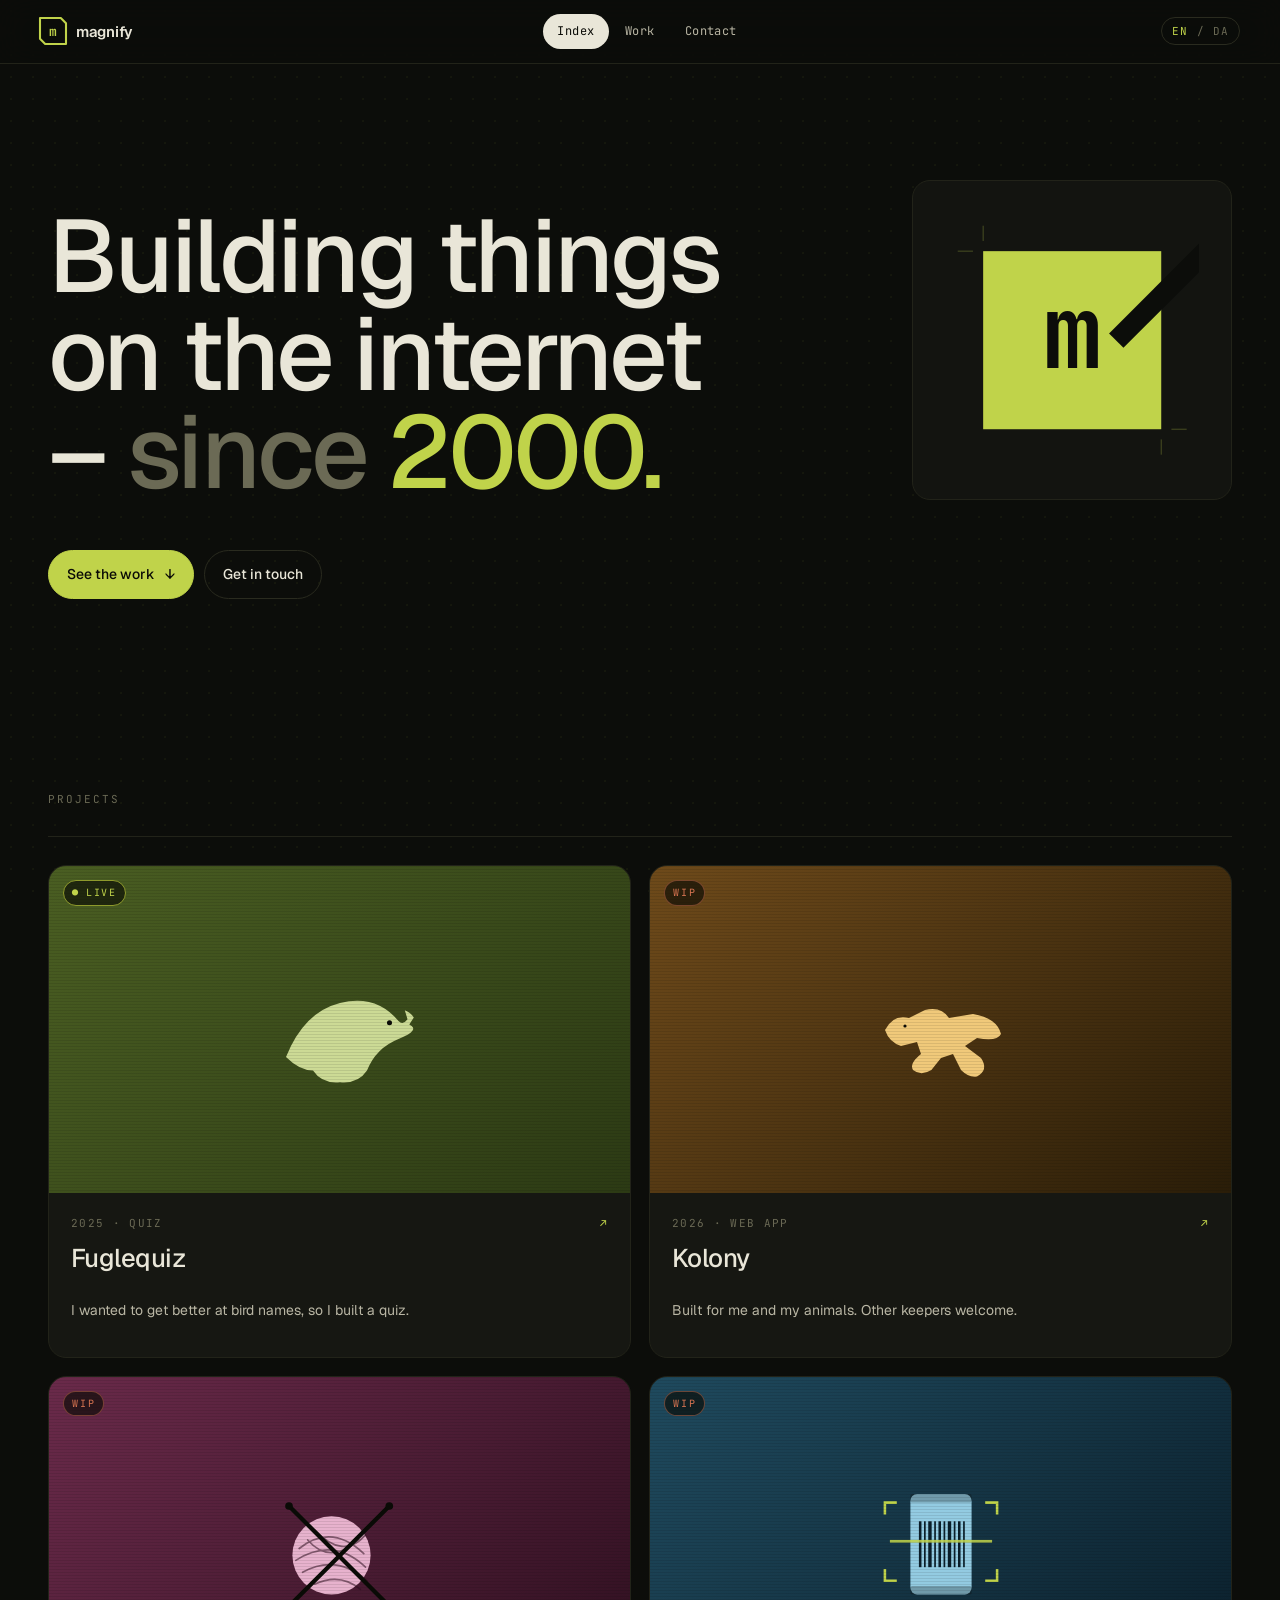
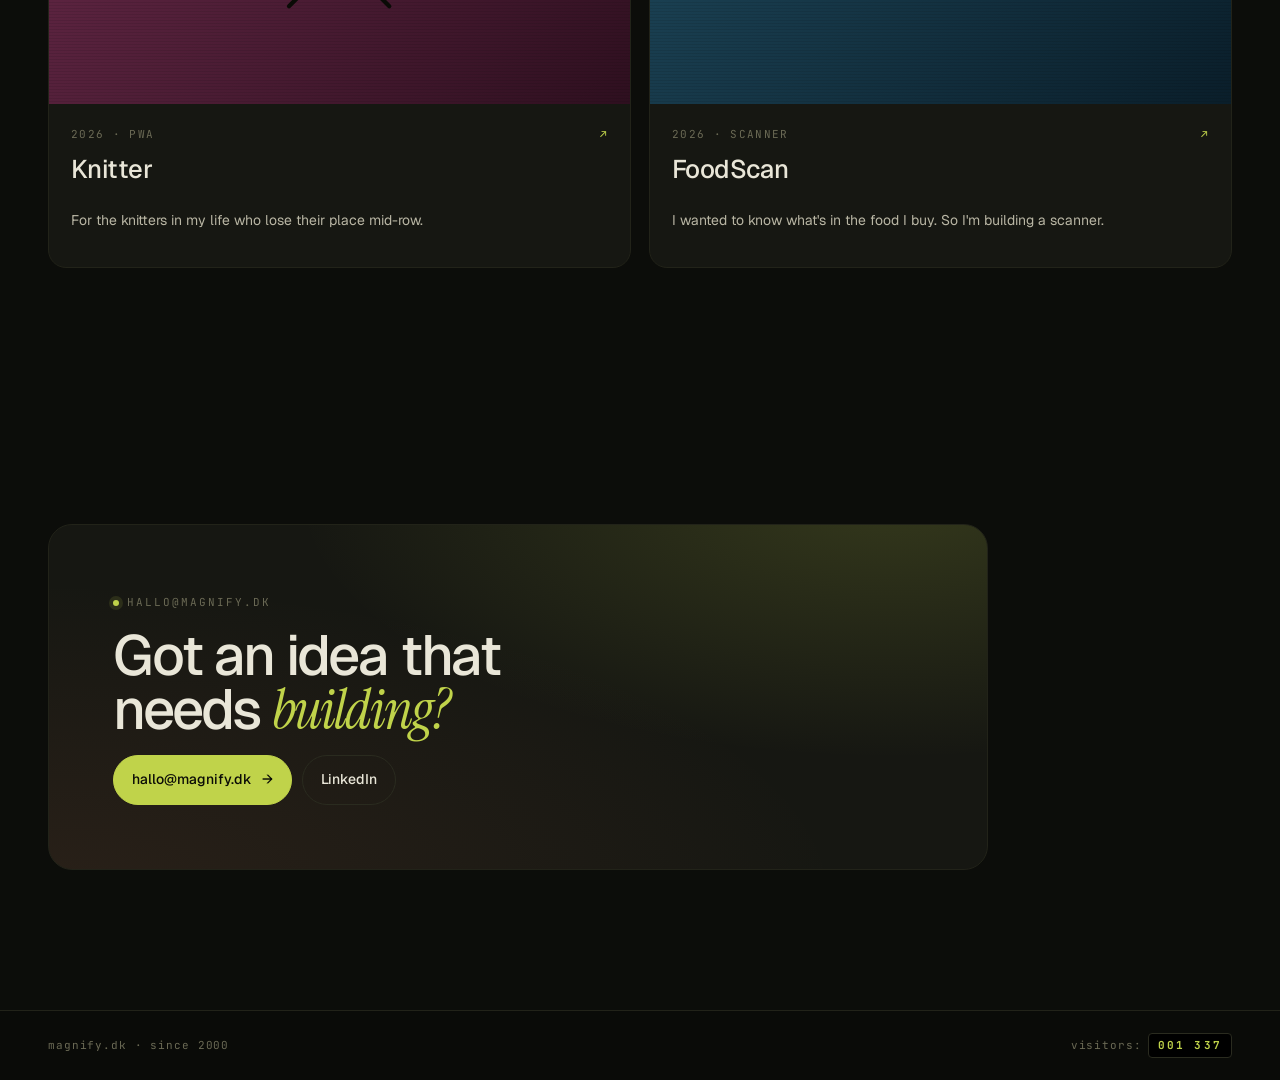
<file: index.html>
<!doctype html>
<html lang="en" data-lang="en" data-theme="dark">
<head>
<meta charset="utf-8" />
<meta name="viewport" content="width=device-width, initial-scale=1" />
<title>magnify.dk — Brian Jensen, product builder</title>
<link rel="icon" type="image/svg+xml" href="data:image/svg+xml,%3Csvg xmlns='http://www.w3.org/2000/svg' viewBox='0 0 100 100'%3E%3Cpolygon points='0,0 80,0 100,20 100,100 20,100 0,80' fill='none' stroke='%23c0d34a' stroke-width='10' stroke-linejoin='round'/%3E%3Ctext x='50' y='72' text-anchor='middle' font-family='monospace' font-weight='700' font-size='60' fill='%23c0d34a'%3Em%3C/text%3E%3C/svg%3E">
<meta name="description" content="Brian Jensen — product builder. Small useful things on the internet, since 2000." />
<link rel="preconnect" href="https://fonts.googleapis.com">
<link rel="preconnect" href="https://fonts.gstatic.com" crossorigin>
<link href="https://fonts.googleapis.com/css2?family=JetBrains+Mono:wght@400;500;600;700&family=Geist:wght@300;400;500;600;700&family=Instrument+Serif:ital@0;1&display=swap" rel="stylesheet">
<style>
/* ============= TOKENS ============= */
:root {
  --bg: #0c0d0a;
  --bg-2: #131410;
  --panel: #161712;
  --line: #222319;
  --line-2: #2a2b1f;
  --ink: #e9e6d8;
  --ink-2: #b9b6a4;
  --mute: #6b6a55;
  --olive: #c0d34a;     /* 2003 acid olive */
  --olive-2: #8e9a2c;
  --rust: #d97552;      /* warm callback */
  --paper: #f1ecd9;     /* 2006 paper */

  --sans: "Geist", -apple-system, BlinkMacSystemFont, system-ui, sans-serif;
  --serif: "Instrument Serif", "Times New Roman", serif;
  --mono: "JetBrains Mono", "Courier New", monospace;

  --max: 1240px;
  --ease: cubic-bezier(0.2, 0.8, 0.2, 1);
}

* { box-sizing: border-box; }
html, body { margin: 0; padding: 0; }
html { scroll-behavior: smooth; }
body {
  background: var(--bg);
  color: var(--ink);
  font-family: var(--sans);
  font-size: 16px;
  line-height: 1.55;
  -webkit-font-smoothing: antialiased;
  overflow-x: hidden;
  font-feature-settings: "ss01", "ss02";
}
a { color: inherit; text-decoration: none; }
img { max-width: 100%; display: block; }
::selection { background: var(--olive); color: #0a0b06; }

/* full-bleed dot grid */
body::before {
  content: '';
  position: fixed; inset: 0;
  pointer-events: none;
  background-image: radial-gradient(rgba(192,211,74,0.05) 1px, transparent 1.2px);
  background-size: 22px 22px;
  z-index: 0;
}

/* lang toggle */
[data-lang="en"] [lang="da"] { display: none; }
[data-lang="da"] [lang="en"] { display: none; }

/* morphing verb — train-station flip */
.morph {
  display: inline-block;
  vertical-align: baseline;
  perspective: 360px;
}
.morph__char {
  display: inline-block;
  transform-origin: 50% 100%;
  backface-visibility: hidden;
  animation: morphCharIn 0.55s cubic-bezier(0.16, 1, 0.3, 1) both;
  will-change: opacity, transform;
}
.morph__char--out {
  animation: morphCharOut 0.38s cubic-bezier(0.5, 0, 0.75, 0) forwards;
}
@keyframes morphCharIn {
  0%   { opacity: 0; transform: rotateX(-90deg) translateY(0.28em); }
  100% { opacity: 1; transform: rotateX(0)      translateY(0); }
}
@keyframes morphCharOut {
  0%   { opacity: 1; transform: rotateX(0)     translateY(0); }
  100% { opacity: 0; transform: rotateX(90deg) translateY(-0.28em); }
}
@media (prefers-reduced-motion: reduce) {
  .morph__char, .morph__char--out { animation: none; opacity: 1; transform: none; }
}

/* ============= TYPE ============= */
.eyebrow {
  font-family: var(--mono);
  font-size: 11px;
  letter-spacing: 0.18em;
  text-transform: uppercase;
  color: var(--mute);
  display: inline-flex;
  align-items: center;
  gap: 8px;
}
.eyebrow .dot {
  width: 6px; height: 6px; border-radius: 50%;
  background: var(--olive);
  box-shadow: 0 0 0 4px rgba(192,211,74,0.12);
  animation: pulse 1.8s ease-in-out infinite;
}
@keyframes pulse { 0%,100%{opacity:1} 50%{opacity:.4} }

.serif { font-family: var(--serif); font-style: italic; font-weight: 400; }
.mono { font-family: var(--mono); }
.muted { color: var(--mute); }
.acid  { color: var(--olive); }

h1, h2, h3 {
  font-family: var(--sans);
  font-weight: 500;
  letter-spacing: -0.035em;
  line-height: 0.96;
  margin: 0;
  text-wrap: balance;
}
h1 { font-size: clamp(40px, 8vw, 124px); }
h2 { font-size: clamp(34px, 4.4vw, 64px); }
h3 { font-size: clamp(20px, 2vw, 28px); letter-spacing: -0.02em; line-height: 1.15; }

.wrap { max-width: var(--max); margin: 0 auto; padding: 0 20px; position: relative; z-index: 1; }
@media (min-width: 720px) { .wrap { padding: 0 28px; } }
.section { padding: clamp(72px, 10vw, 140px) 0; position: relative; z-index: 1; }

/* ============= NAV ============= */
.nav {
  position: sticky; top: 0; z-index: 60;
  backdrop-filter: blur(18px);
  -webkit-backdrop-filter: blur(18px);
  background: rgba(12,13,10,0.65);
  border-bottom: 1px solid var(--line);
}
.nav__inner {
  max-width: var(--max);
  margin: 0 auto;
  padding: 14px 20px;
  display: flex; align-items: center; justify-content: space-between;
  gap: 16px;
}
@media (max-width: 700px) {
  .nav__inner { padding: 12px 16px; }
}
.brand { display: inline-flex; align-items: center; gap: 10px; }
.brand__cube {
  width: 26px; height: 26px;
  position: relative;
  display: grid; place-items: center;
  font-family: var(--mono);
  font-weight: 700;
  font-size: 13px;
  color: var(--olive);
  transition: transform 320ms var(--ease);
}
.brand__cube svg {
  position: absolute; inset: 0;
  width: 100%; height: 100%;
  overflow: visible;
}
.brand__cube span {
  position: relative; z-index: 1; line-height: 1;
}
.brand:hover .brand__cube { transform: rotate(-12deg) scale(1.06); }
.brand__name {
  font-weight: 500;
  font-size: 15px;
  letter-spacing: -0.02em;
}
.brand__name b { font-weight: 600; }
.brand__name .muted { font-weight: 400; }

.nav__links {
  display: flex; gap: 2px;
  font-family: var(--mono);
  font-size: 12px;
  letter-spacing: 0.04em;
  color: var(--ink-2);
}
.nav__link {
  padding: 8px 14px;
  border-radius: 999px;
  transition: background 200ms ease, color 200ms ease;
  white-space: nowrap;
}
.nav__link:hover { background: rgba(192,211,74,0.08); color: var(--olive); }
.nav__link.active { background: var(--ink); color: #0a0b06; }
@media (max-width: 600px) {
  .nav__inner { gap: 8px; }
  .nav__links { font-size: 11px; gap: 0; }
  .nav__link { padding: 6px 9px; }
  .nav__link.active { display: none; }
  .brand__name { font-size: 14px; }
  .lang { padding: 5px 8px; font-size: 10px; }
}
@media (max-width: 380px) {
  .nav__link { padding: 5px 7px; font-size: 10px; }
  .brand__name { display: none; }
}

.nav__tools { display: flex; align-items: center; gap: 10px; }
.lang {
  font-family: var(--mono); font-size: 11px; letter-spacing: 0.1em;
  border: 1px solid var(--line-2);
  padding: 6px 10px; cursor: pointer; background: transparent; color: var(--ink-2);
  border-radius: 999px;
}
.lang:hover { color: var(--olive); border-color: var(--olive-2); }
.lang span[data-active]{ color: var(--olive); }

/* ============= HERO ============= */
.hero { padding: clamp(64px, 9vw, 120px) 0 clamp(32px, 5vw, 64px); }
.hero__top {
  display: grid; grid-template-columns: 1fr auto;
  align-items: end; gap: 24px;
  border-bottom: 1px solid var(--line);
  padding-bottom: 22px;
  margin-bottom: 36px;
}
.hero__title {
  margin-top: 28px;
  max-width: 18ch;
}
.hero__title .ser { font-weight: 400; }
.hero__title .strike { text-decoration: line-through; text-decoration-color: var(--mute); text-decoration-thickness: 2px; opacity: .5; }
.hero__bottom {
  display: grid;
  grid-template-columns: 1.4fr 1fr;
  gap: clamp(32px, 5vw, 80px);
  align-items: end;
  margin-top: 64px;
}
.hero__lede {
  font-family: var(--serif);
  font-style: normal;
  font-size: clamp(20px, 1.8vw, 26px);
  line-height: 1.35;
  color: var(--ink-2);
  max-width: 32ch;
}
.hero__lede em { color: var(--olive); font-style: italic; }
.hero__meta { display: grid; gap: 8px; font-family: var(--mono); font-size: 11px; letter-spacing: 0.1em; color: var(--mute); }
.hero__meta .row { display: flex; justify-content: space-between; gap: 16px; padding: 8px 0; border-bottom: 1px dashed var(--line-2); }
.hero__meta .row:last-child { border-bottom: 0; }
.hero__meta .v { color: var(--ink-2); text-transform: uppercase; }

@media (max-width: 800px) {
  .hero__top { grid-template-columns: 1fr; }
  .hero__bottom { grid-template-columns: 1fr; }
}

.hero__actions { margin-top: 28px; display: flex; gap: 10px; flex-wrap: wrap; }
.btn {
  display: inline-flex; align-items: center; gap: 10px;
  padding: 13px 18px;
  font-family: var(--sans); font-size: 14px; font-weight: 500;
  border: 1px solid var(--olive);
  background: var(--olive); color: #0a0b06;
  border-radius: 999px;
  cursor: pointer;
  transition: transform 220ms var(--ease), background 220ms ease;
}
.btn:hover { transform: translateY(-2px); background: #d4e75c; }
.btn--ghost { background: transparent; color: var(--ink); border-color: var(--line-2); }
.btn--ghost:hover { background: var(--ink); color: #0a0b06; border-color: var(--ink); }
.btn .arrow { transition: transform 220ms var(--ease); }
.btn:hover .arrow { transform: translateX(3px); }

/* ============= MARQUEE ============= */
.marquee {
  border-top: 1px solid var(--line);
  border-bottom: 1px solid var(--line);
  background:
    linear-gradient(90deg, rgba(192,211,74,0.06), transparent 30%, transparent 70%, rgba(192,211,74,0.06)),
    var(--bg);
  overflow: hidden;
  position: relative; z-index: 1;
}
.marquee__track {
  display: flex; gap: 48px;
  white-space: nowrap;
  padding: 22px 0;
  animation: scroll 38s linear infinite;
  font-family: var(--mono);
  font-size: 13px;
  letter-spacing: 0.18em;
  text-transform: uppercase;
  color: var(--ink-2);
}
.marquee__track span { display: inline-flex; align-items: center; gap: 48px; }
.marquee__track i { font-style: normal; color: var(--olive); }
.marquee__track .sep { color: var(--mute); }
@keyframes scroll {
  from { transform: translateX(0); }
  to { transform: translateX(-50%); }
}

/* ============= SECTIONS ============= */
.section__head {
  display: flex;
  flex-direction: column;
  align-items: flex-start;
  gap: 14px;
  padding-bottom: 28px;
  margin-bottom: 28px;
  border-bottom: 1px solid var(--line);
}
.section__head h2 { max-width: 18ch; }

/* ============= PROJECT CARDS ============= */
.work-grid {
  display: grid;
  grid-template-columns: repeat(6, 1fr);
  gap: 18px;
}
.card {
  position: relative;
  background: var(--panel);
  border: 1px solid var(--line);
  border-radius: 18px;
  overflow: hidden;
  transition: border-color 240ms ease, transform 280ms var(--ease);
  display: block;
}
.card:hover { border-color: var(--olive-2); transform: translateY(-3px); }

.card--half { grid-column: span 3; }
.card--xl { grid-column: span 4; }
.card--sm { grid-column: span 2; }
.card--md { grid-column: span 3; }
@media (max-width: 900px) {
  .work-grid { grid-template-columns: repeat(2, 1fr); gap: 16px; }
  .card--xl, .card--sm, .card--md, .card--half { grid-column: span 1; }
}
@media (max-width: 560px) {
  .work-grid { grid-template-columns: 1fr; gap: 14px; }
}

.card__media {
  position: relative;
  aspect-ratio: 16/9;
  overflow: hidden;
  background: #1a1d10;
  display: grid; place-items: center;
}
.card--xl .card__media { aspect-ratio: 16/8; }
.card__media::after {
  content: ''; position: absolute; inset: 0; pointer-events: none;
  background-image: repeating-linear-gradient(0deg, rgba(0,0,0,0) 0 2px, rgba(0,0,0,0.18) 2px 3px);
  mix-blend-mode: multiply;
  opacity: 0.5;
}
.card__media svg { transition: transform 600ms var(--ease); }

/* media variants */
.media--bird   { background: linear-gradient(135deg, #4a5e22 0%, #2c3a14 100%); color: #d8e6a0; }
.media--kolony { background: linear-gradient(135deg, #6e4a1a 0%, #2a1d08 100%); color: #f0c97a; }
.media--knit   { background: linear-gradient(135deg, #6a2a4a 0%, #2e0f1f 100%); color: #f0bbd5; }
.media--food   { background: linear-gradient(135deg, #1f4a5e 0%, #0a1e2a 100%); color: #9ad3ea; }

.media__label {
  position: absolute;
  top: 14px; left: 14px;
  font-family: var(--mono);
  font-size: 10px;
  letter-spacing: 0.18em;
  text-transform: uppercase;
  background: rgba(10,11,6,0.65);
  border: 1px solid rgba(255,255,255,0.12);
  padding: 4px 8px;
  border-radius: 999px;
  z-index: 2;
  color: var(--ink-2);
}
.media__label.live { color: var(--olive); border-color: var(--olive-2); }
.media__label.live::before { content: '●'; margin-right: 6px; animation: pulse 1.8s infinite; }
.media__label.wip { color: var(--rust); border-color: rgba(217,117,82,0.45); }

.card.is-soon { cursor: default; }
.card.is-soon:hover { transform: none; border-color: var(--line); }
.card.is-soon:hover .card__row .arrow { transform: none; }

.card__body {
  padding: 22px 22px 22px;
  display: grid;
  gap: 12px;
}
.card__row {
  display: flex; justify-content: space-between; align-items: baseline; gap: 12px;
  font-family: var(--mono); font-size: 11px; letter-spacing: 0.12em;
  color: var(--mute); text-transform: uppercase;
}
.card__row .arrow { color: var(--olive); transition: transform 240ms var(--ease); }
.card:hover .card__row .arrow { transform: translate(4px, -4px); }
.card__title { font-size: clamp(22px, 2vw, 30px); }
.card__desc { color: var(--ink-2); font-size: 14px; line-height: 1.5; max-width: 50ch; }

/* ============= ABOUT SPLIT ============= */
.about {
  background: var(--bg-2);
  border-top: 1px solid var(--line);
  border-bottom: 1px solid var(--line);
}
.about__grid {
  display: grid;
  grid-template-columns: 1.1fr 1fr;
  gap: clamp(32px, 5vw, 64px);
  align-items: start;
}
@media (max-width: 900px) { .about__grid { grid-template-columns: 1fr; gap: 28px; } }
.about__lede {
  font-family: var(--serif);
  font-size: clamp(28px, 3.4vw, 48px);
  line-height: 1.15;
  color: var(--ink);
  font-style: normal;
  text-wrap: pretty;
}
.about__lede em { color: var(--olive); font-style: italic; }

.skills {
  border: 1px solid var(--line);
  border-radius: 18px;
  background: var(--panel);
  padding: 24px;
}
.skills__head {
  display: flex; justify-content: space-between; align-items: baseline;
  padding-bottom: 16px; margin-bottom: 14px;
  border-bottom: 1px dashed var(--line-2);
  font-family: var(--mono); font-size: 11px; letter-spacing: 0.18em; text-transform: uppercase; color: var(--mute);
}
.skills__row {
  display: grid;
  grid-template-columns: 80px 1fr auto;
  gap: 14px;
  padding: 10px 0;
  border-bottom: 1px dashed var(--line-2);
  align-items: baseline;
  font-size: 14px;
}
.skills__row:last-child { border-bottom: 0; }
.skills__row .when { font-family: var(--mono); font-size: 11px; color: var(--mute); letter-spacing: 0.06em; }
.skills__row .what { color: var(--ink); }
.skills__row .badge { font-family: var(--mono); font-size: 10px; letter-spacing: 0.1em; text-transform: uppercase; color: var(--olive); padding: 2px 6px; border: 1px solid var(--olive-2); border-radius: 4px; }

/* ============= CONTACT ============= */
.contact { padding-bottom: clamp(80px, 12vw, 140px); }
.contact__inner {
  max-width: 940px;
  border: 1px solid var(--line);
  border-radius: 24px;
  padding: clamp(36px, 5vw, 64px);
  background:
    radial-gradient(ellipse at 90% -10%, rgba(192,211,74,0.18), transparent 50%),
    radial-gradient(ellipse at 0% 110%, rgba(217,117,82,0.10), transparent 60%),
    var(--panel);
}
.contact h2 { max-width: 18ch; margin-top: 14px; margin-bottom: 18px; }
.contact h2 em { color: var(--olive); font-family: var(--serif); font-style: italic; font-weight: 400; }
.contact p { color: var(--ink-2); font-size: 17px; max-width: 56ch; margin: 0 0 28px; }
.contact__actions { display: flex; gap: 10px; flex-wrap: wrap; }

/* ============= FOOTER ============= */
.footer {
  border-top: 1px solid var(--line);
  background: #08090666;
  font-family: var(--mono);
  font-size: 11px;
  letter-spacing: 0.08em;
  color: var(--mute);
}
.footer__inner {
  max-width: var(--max);
  margin: 0 auto;
  padding: 22px 28px;
  display: grid;
  grid-template-columns: 1fr auto;
  gap: 14px;
  align-items: center;
}
.footer__right { text-align: right; display: flex; gap: 10px; align-items: center; justify-content: flex-end; }
.counter {
  display: inline-flex; align-items: center; gap: 6px;
}
.counter__digits {
  background: #000;
  color: var(--olive);
  padding: 3px 9px;
  letter-spacing: 0.2em;
  font-weight: 700;
  border: 1px solid var(--line-2);
  font-variant-numeric: tabular-nums;
  border-radius: 4px;
}
@media (max-width: 700px) {
  .footer__inner { grid-template-columns: 1fr; text-align: center; gap: 10px; }
  .footer__right { justify-content: center; }
}

/* hero shard ascii visual */
.hero__row { display: grid; grid-template-columns: 1fr 320px; gap: clamp(24px, 4vw, 56px); align-items: center; }
@media (max-width: 900px) {
  .hero__row { grid-template-columns: 1fr 220px; gap: 32px; }
}
@media (max-width: 700px) {
  .hero__row { grid-template-columns: 1fr; gap: 24px; }
  .shard { max-width: 140px; justify-self: start; }
}
.shard {
  position: relative;
  width: 100%;
  aspect-ratio: 1;
  max-width: 360px;
  border: 1px solid var(--line);
  border-radius: 18px;
  overflow: hidden;
  background: var(--bg-2);
  display: grid; place-items: center;
}
.shard svg { width: 80%; height: 80%; }
.shard__caption {
  position: absolute; left: 12px; bottom: 12px;
  font-family: var(--mono); font-size: 10px; letter-spacing: 0.16em; text-transform: uppercase;
  color: var(--mute);
}
.shard__caption b { color: var(--olive); font-weight: 500; }
</style>
</head>
<body>

<!-- ============= NAV ============= -->
<nav class="nav">
  <div class="nav__inner">
    <a href="#top" class="brand">
      <span class="brand__cube" aria-hidden="true">
        <svg viewBox="0 0 100 100" fill="none"><polygon points="0,0 80,0 100,20 100,100 20,100 0,80" stroke="currentColor" stroke-width="8" stroke-linejoin="round"/></svg>
        <span>m</span>
      </span>
      <span class="brand__name"><b>magnify</b></span>
    </a>
    <div class="nav__links">
      <a href="#top" class="nav__link active" data-spy="top"><span lang="en">Index</span><span lang="da">Forsiden</span></a>
      <a href="#work" class="nav__link" data-spy="work"><span lang="en">Work</span><span lang="da">Projekter</span></a>
      <a href="#contact" class="nav__link" data-spy="contact"><span lang="en">Contact</span><span lang="da">Kontakt</span></a>
    </div>
    <div class="nav__tools">
      <button class="lang" data-lang-toggle aria-label="Toggle language"><span data-active>EN</span> <span class="muted">/ DA</span></button>
    </div>
  </div>
</nav>

<!-- ============= HERO ============= -->
<header class="section hero" id="top">
  <div class="wrap">

    <div class="hero__row">
      <h1 class="hero__title">
        <span lang="en"><span class="morph" data-words="Building|Designing|Prototyping"></span> things on the internet – <span class="muted">since</span> <span class="acid">2000.</span></span>
        <span lang="da"><span class="morph" data-words="Bygger|Designer|Prototyper"></span> ting til internettet – <span class="muted">siden</span> <span class="acid">2000.</span></span>
      </h1>

      <div class="shard" aria-hidden="true">
        <svg viewBox="0 0 200 200" fill="none">
          <!-- X.2 mark — slotted chamfer in olive on dark -->
          <rect x="30" y="30" width="140" height="140" fill="#c0d34a"/>
          <g transform="translate(170 65) rotate(-45)">
            <rect x="-50" y="-8" width="100" height="16" fill="#0c0d0a"/>
          </g>
          <text x="100" y="122" text-anchor="middle" font-family="JetBrains Mono, monospace" font-weight="700" font-size="80" fill="#0c0d0a">m</text>
          <g stroke="#c0d34a" stroke-width="0.6" opacity="0.4">
            <line x1="10" y1="30" x2="22" y2="30"/>
            <line x1="30" y1="10" x2="30" y2="22"/>
            <line x1="190" y1="170" x2="178" y2="170"/>
            <line x1="170" y1="190" x2="170" y2="178"/>
          </g>
        </svg>
      </div>
    </div>

    <div class="hero__actions" style="margin-top: 48px;">
      <a href="#work" class="btn"><span lang="en">See the work</span><span lang="da">Se projekter</span> <span class="arrow">↓</span></a>
      <a href="#contact" class="btn btn--ghost"><span lang="en">Get in touch</span><span lang="da">Kontakt</span></a>
    </div>

  </div>
</header>

<!-- ============= WORK ============= -->
<section class="section" id="work">
  <div class="wrap">

    <div class="section__head">
      <span class="eyebrow"><span lang="en">Projects</span><span lang="da">Projekter</span></span>
    </div>

    <div class="work-grid">

      <!-- Fuglequiz -->
      <a href="https://fuglequiz.dk" class="card card--half">
        <div class="card__media media--bird">
          <span class="media__label live">Live</span>
          <svg viewBox="0 0 200 200" width="180" height="180" aria-hidden="true">
            <path d="M40 130 Q60 80 100 70 Q140 60 165 90 Q170 95 175 88 L172 78 Q178 80 182 86 L177 94 Q190 100 165 110 Q140 120 130 145 Q120 160 100 158 Q80 160 70 145 Q55 145 40 130 Z" fill="currentColor" opacity="0.92"/>
            <circle cx="155" cy="92" r="2.8" fill="#0a0b06"/>
          </svg>
        </div>
        <div class="card__body">
          <div class="card__row"><span>2025 · Quiz</span><span class="arrow">↗</span></div>
          <h3 class="card__title">Fuglequiz</h3>
          <p class="card__desc"><span lang="en">I wanted to get better at bird names, so I built a quiz.</span><span lang="da">Jeg ville gerne blive bedre til fuglenavne, så jeg byggede en quiz.</span></p>
        </div>
      </a>

      <!-- Kolony -->
      <div class="card card--half is-soon">
        <div class="card__media media--kolony">
          <span class="media__label wip">WIP</span>
          <svg viewBox="0 0 200 200" width="160" height="160" aria-hidden="true">
            <path d="M30 100 Q40 80 60 85 L80 75 Q100 70 110 85 L140 80 Q170 85 175 105 Q170 115 145 110 L130 120 L150 135 Q160 150 145 158 Q135 160 125 150 L115 130 L100 135 L88 150 Q75 158 65 150 Q60 142 75 130 L70 115 L50 120 Q35 115 30 100 Z" fill="currentColor"/>
            <circle cx="55" cy="95" r="2" fill="#0a0b06"/>
          </svg>
        </div>
        <div class="card__body">
          <div class="card__row"><span>2026 · Web app</span><span class="arrow">↗</span></div>
          <h3 class="card__title">Kolony</h3>
          <p class="card__desc"><span lang="en">Built for me and my animals. Other keepers welcome.</span><span lang="da">Bygget til mig og mine dyr. Andre keepere er velkomne.</span></p>
        </div>
      </div>

      <!-- Knitter -->
      <div class="card card--half is-soon">
        <div class="card__media media--knit">
          <span class="media__label wip">WIP</span>
          <svg viewBox="0 0 200 200" width="170" height="170" aria-hidden="true">
            <!-- ball of yarn -->
            <circle cx="90" cy="118" r="46" fill="currentColor" opacity="0.95"/>
            <g stroke="#2e0f1f" stroke-width="2" fill="none" opacity="0.55" stroke-linecap="round">
              <path d="M52 110 Q90 80 128 116"/>
              <path d="M48 124 Q92 96 130 132"/>
              <path d="M56 138 Q96 116 132 148"/>
              <path d="M70 152 Q100 138 124 158"/>
              <path d="M62 100 Q88 130 122 100"/>
              <path d="M70 88 Q104 124 130 94"/>
            </g>
            <!-- knitting needles crossing through -->
            <g stroke="#0a0b06" stroke-width="5" stroke-linecap="round">
              <line x1="40" y1="60" x2="158" y2="178"/>
              <line x1="158" y1="60" x2="40" y2="178"/>
            </g>
            <circle cx="40" cy="60" r="4.5" fill="#0a0b06"/>
            <circle cx="158" cy="60" r="4.5" fill="#0a0b06"/>
          </svg>
        </div>
        <div class="card__body">
          <div class="card__row"><span>2026 · PWA</span><span class="arrow">↗</span></div>
          <h3 class="card__title">Knitter</h3>
          <p class="card__desc"><span lang="en">For the knitters in my life who lose their place mid-row.</span><span lang="da">Til strikkerne i mit liv, der taber tråden midt i en række.</span></p>
        </div>
      </div>

      <!-- FoodScan -->
      <div class="card card--half is-soon">
        <div class="card__media media--food">
          <span class="media__label wip">WIP</span>
          <svg viewBox="0 0 200 200" width="170" height="170" aria-hidden="true">
            <!-- product can -->
            <rect x="64" y="46" width="72" height="118" rx="8" fill="currentColor" opacity="0.95"/>
            <rect x="64" y="46" width="72" height="10" rx="2" fill="#0a0b06" opacity="0.25"/>
            <rect x="64" y="154" width="72" height="10" rx="2" fill="#0a0b06" opacity="0.25"/>
            <!-- barcode -->
            <g fill="#0a1e2a">
              <rect x="74" y="78" width="3" height="54"/>
              <rect x="80" y="78" width="2" height="54"/>
              <rect x="85" y="78" width="4" height="54"/>
              <rect x="92" y="78" width="2" height="54"/>
              <rect x="97" y="78" width="3" height="54"/>
              <rect x="103" y="78" width="2" height="54"/>
              <rect x="108" y="78" width="4" height="54"/>
              <rect x="115" y="78" width="2" height="54"/>
              <rect x="120" y="78" width="3" height="54"/>
              <rect x="126" y="78" width="2" height="54"/>
            </g>
            <!-- scanner beam -->
            <rect x="40" y="100" width="120" height="3" fill="#c0d34a" opacity="0.85"/>
            <rect x="40" y="100" width="120" height="3" fill="none" stroke="#c0d34a" stroke-width="0.5" opacity="0.4"/>
            <!-- corner reticles -->
            <g stroke="#c0d34a" stroke-width="3" fill="none">
              <path d="M34 70 L34 56 L48 56"/>
              <path d="M166 70 L166 56 L152 56"/>
              <path d="M34 134 L34 148 L48 148"/>
              <path d="M166 134 L166 148 L152 148"/>
            </g>
          </svg>
        </div>
        <div class="card__body">
          <div class="card__row"><span>2026 · Scanner</span><span class="arrow">↗</span></div>
          <h3 class="card__title">FoodScan</h3>
          <p class="card__desc"><span lang="en">I wanted to know what's in the food I buy. So I'm building a scanner.</span><span lang="da">Jeg ville gerne vide, hvad der er i den mad, jeg køber. Så jeg bygger en scanner.</span></p>
        </div>
      </div>

    </div>
  </div>
</section>

<!-- ============= CONTACT ============= -->
<section class="section contact" id="contact">
  <div class="wrap">
    <div class="contact__inner">
      <span class="eyebrow"><span class="dot"></span> hallo@magnify.dk</span>
      <h2><span lang="en">Got an idea that needs <em><span class="morph" data-words="building?|designing?|prototyping?"></span></em></span><span lang="da">Har du en idé, der skal <em><span class="morph" data-words="bygges?|designes?|prototypes?"></span></em></span></h2>
      <div class="contact__actions">
        <a href="mailto:hallo@magnify.dk" class="btn">hallo@magnify.dk <span class="arrow">→</span></a>
        <a href="https://www.linkedin.com/in/brianstefan" target="_blank" rel="noopener" class="btn btn--ghost">LinkedIn</a>
      </div>
    </div>
  </div>
</section>

<!-- ============= FOOTER ============= -->
<footer class="footer">
  <div class="footer__inner">
    <div>magnify.dk · since 2000</div>
    <div class="footer__right">
      <span class="counter">visitors:
        <span class="counter__digits" id="counter">001 337</span>
      </span>
    </div>
  </div>
</footer>

<script>
// language toggle
(() => {
  const html = document.documentElement;
  const btn = document.querySelector('[data-lang-toggle]');
  if (!btn) return;
  btn.addEventListener('click', () => {
    const cur = html.dataset.lang || 'en';
    const next = cur === 'en' ? 'da' : 'en';
    html.dataset.lang = next;
    btn.innerHTML = next === 'en'
      ? '<span data-active>EN</span> <span class="muted">/ DA</span>'
      : '<span class="muted">EN /</span> <span data-active>DA</span>';
  });
})();

// morph — train-station style per-character flip cycle
(() => {
  const morphs = document.querySelectorAll('.morph[data-words]');
  if (!morphs.length) return;
  const STAGGER = 38;
  const OUT_BASE = 320;
  const CYCLE = 4200;

  function render(el, text) {
    el.replaceChildren();
    [...text].forEach((ch, i) => {
      const s = document.createElement('span');
      s.className = 'morph__char';
      s.style.animationDelay = `${i * STAGGER}ms`;
      s.textContent = ch === ' ' ? '\u00a0' : ch;
      el.appendChild(s);
    });
  }

  morphs.forEach(el => {
    el.dataset.idx = '0';
    render(el, el.dataset.words.split('|')[0]);
  });

  setInterval(() => {
    morphs.forEach(el => {
      const words = el.dataset.words.split('|');
      const next = (parseInt(el.dataset.idx, 10) + 1) % words.length;
      const chars = [...el.children];
      chars.forEach((c, i) => {
        c.style.animationDelay = `${i * STAGGER}ms`;
        c.classList.add('morph__char--out');
      });
      const outDur = OUT_BASE + chars.length * STAGGER;
      setTimeout(() => {
        el.dataset.idx = String(next);
        render(el, words[next]);
      }, outDur);
    });
  }, CYCLE);
})();

// counter — fake odometer increment for old-school nostalgia
(() => {
  const el = document.getElementById('counter');
  if (!el) return;
  let n = 1337;
  setInterval(() => {
    if (Math.random() < 0.35) {
      n += 1;
      el.textContent = String(n).padStart(6, '0').replace(/(\d{3})(\d{3})/, '$1 $2');
    }
  }, 1800);
})();

// scroll-spy — set .active on the nav link for the section currently in view
(() => {
  const links = document.querySelectorAll('.nav__link[data-spy]');
  if (!links.length) return;
  const map = new Map();
  links.forEach(l => {
    const id = l.dataset.spy;
    const sec = document.getElementById(id);
    if (sec) map.set(sec, l);
  });
  if (!map.size) return;

  const setActive = (link) => {
    links.forEach(l => l.classList.toggle('active', l === link));
  };

  const io = new IntersectionObserver((entries) => {
    const visible = entries
      .filter(e => e.isIntersecting)
      .sort((a, b) => a.boundingClientRect.top - b.boundingClientRect.top);
    if (visible[0]) {
      const link = map.get(visible[0].target);
      if (link) setActive(link);
    }
  }, { rootMargin: '-40% 0px -50% 0px', threshold: 0 });

  map.forEach((_, sec) => io.observe(sec));
})();

// shard parallax on mouse
(() => {
  const shard = document.querySelector('.shard svg');
  const wrap = document.querySelector('.hero');
  if (!shard || !wrap) return;
  wrap.addEventListener('mousemove', (e) => {
    const r = wrap.getBoundingClientRect();
    const x = ((e.clientX - r.left) / r.width - 0.5) * 8;
    const y = ((e.clientY - r.top) / r.height - 0.5) * 8;
    shard.style.transform = `translate(${x}px, ${y}px)`;
    shard.style.transition = 'transform 600ms cubic-bezier(0.2, 0.8, 0.2, 1)';
  });
})();
</script>

</body>
</html>
</file>
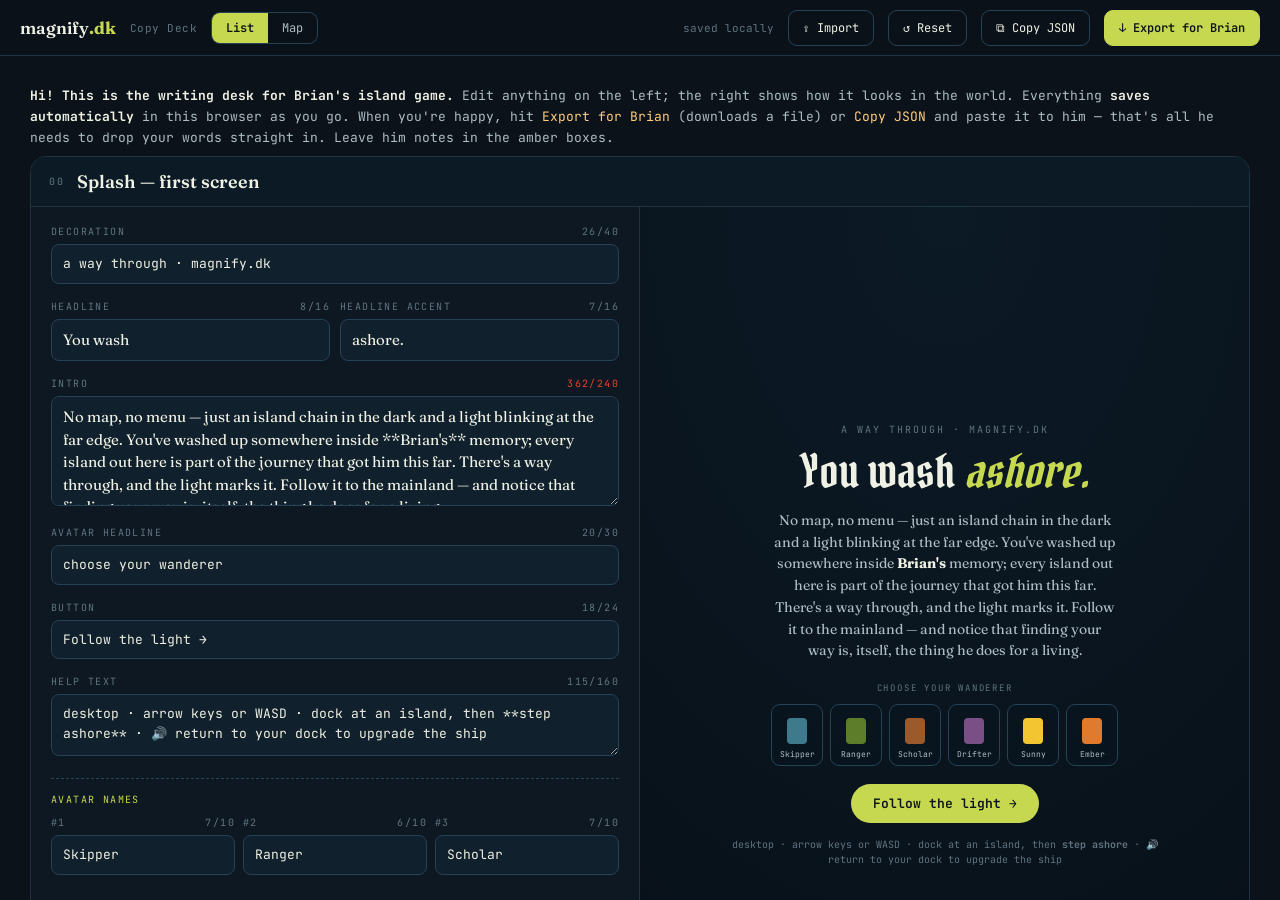
<file: copy/index.html>
<!doctype html>
<html lang="en">
<head>
<meta charset="utf-8" />
<meta name="viewport" content="width=device-width, initial-scale=1" />
<title>magnify.dk — Copy Deck</title>
<link rel="preconnect" href="https://fonts.googleapis.com">
<link rel="preconnect" href="https://fonts.gstatic.com" crossorigin>
<link href="https://fonts.googleapis.com/css2?family=Pirata+One&family=Fraunces:ital,opsz,wght@0,9..144,400;0,9..144,600;1,9..144,400;1,9..144,600&family=JetBrains+Mono:wght@400;500;600&display=swap" rel="stylesheet">
<style>
:root{
  --bg:#0b1219;--board:#0e1822;--panel:#10202c;--panel2:#0b1a24;--line:#1d3340;--line2:#264255;
  --ink:#eef1e4;--ink2:#aebcc4;--mute:#5f7480;--life:#c6d850;--amber:#ffce7a;--flag:#e8412e;
  --mono:"JetBrains Mono",monospace;--serif:"Fraunces",serif;--pirata:"Pirata One",serif;
}
*{box-sizing:border-box;margin:0;}
html,body{height:100%;}
body{background:var(--bg);color:var(--ink);font-family:var(--mono);font-size:14px;overflow:hidden;}

/* top bar */
.bar{position:fixed;top:0;left:0;right:0;height:56px;z-index:50;display:flex;align-items:center;gap:14px;
  padding:0 20px;background:rgba(11,18,25,.92);backdrop-filter:blur(10px);border-bottom:1px solid var(--line);}
.bar .logo{font-family:var(--serif);font-weight:600;font-size:17px;}
.bar .logo b{color:var(--life);}
.bar .sub{font-size:11px;color:var(--mute);letter-spacing:.04em;}
.seg{display:inline-flex;border:1px solid var(--line2);border-radius:9px;overflow:hidden;}
.segb{font-family:var(--mono);font-size:12px;color:var(--ink2);background:transparent;border:none;padding:7px 14px;cursor:pointer;}
.segb.on{background:var(--life);color:#0b1219;font-weight:600;}
.mcard{position:absolute;transform:translate(-50%,-50%);width:210px;background:rgba(8,20,30,.93);border:1px solid var(--line2);border-radius:13px;padding:13px 15px;cursor:pointer;transition:transform .15s,border-color .15s,box-shadow .15s;box-shadow:0 14px 32px -16px #000;}
.mcard:hover{transform:translate(-50%,-50%) scale(1.05);border-color:var(--life);box-shadow:0 0 0 1px var(--life),0 20px 40px -16px #000;z-index:5;}
.mcard.bw{border-color:rgba(255,206,122,.45);}
.mcard .mnum{position:absolute;top:-9px;left:13px;font-family:var(--mono);font-size:11px;font-weight:600;color:#0b1219;background:var(--life);padding:2px 8px;border-radius:999px;}
.mcard.bw .mnum{background:var(--amber);}
.mcard .mey{font-family:var(--mono);font-size:9px;letter-spacing:.12em;text-transform:uppercase;color:var(--life);margin-top:6px;}
.mcard.bw .mey{color:var(--amber);}
.mcard .mt{font-family:var(--pirata);font-size:20px;line-height:1.05;margin-top:4px;color:var(--ink);}
.mcard .mb{font-family:var(--serif);font-size:11.5px;line-height:1.4;color:var(--ink2);margin-top:6px;}
.bar .sp{flex:1;}
.bar .saved{font-size:11px;color:var(--mute);transition:color .3s;}
.bar .saved.flash{color:var(--life);}
.btnx{font-family:var(--mono);font-size:12px;color:var(--ink);background:transparent;border:1px solid var(--line2);
  border-radius:9px;padding:9px 14px;cursor:pointer;transition:all .15s;display:inline-flex;gap:7px;align-items:center;}
.btnx:hover{border-color:var(--life);color:var(--life);}
.btnx.primary{background:var(--life);color:#0b1219;border-color:var(--life);font-weight:600;}
.btnx.primary:hover{background:#d6e85f;}
.btnx.danger:hover{border-color:var(--flag);color:var(--flag);}

/* board */
#board{position:absolute;inset:56px 0 0 0;overflow:auto;padding:30px 30px 120px;}
.intro{max-width:1380px;margin:0 auto 8px;color:var(--ink2);font-size:13px;line-height:1.6;}
.intro b{color:var(--ink);} .intro .k{color:var(--amber);}
.deck{max-width:1380px;margin:0 auto;display:flex;flex-direction:column;gap:22px;}
.panel{background:var(--board);border:1px solid var(--line);border-radius:16px;overflow:hidden;}
.panel__head{display:flex;align-items:center;gap:12px;padding:13px 18px;border-bottom:1px solid var(--line);background:var(--panel2);}
.panel__n{font-family:var(--mono);font-size:10px;letter-spacing:.18em;text-transform:uppercase;color:var(--mute);}
.panel__t{font-family:var(--serif);font-size:18px;font-weight:600;}
.panel__t .em{color:var(--life);}
.panel__body{display:grid;grid-template-columns:1fr 1fr;gap:0;}
@media(max-width:1000px){.panel__body{grid-template-columns:1fr;}}
.fields{padding:18px 20px;border-right:1px solid var(--line);}
.preview{padding:24px 22px;background:radial-gradient(120% 120% at 50% 0%,#0c1a26,#070f16);display:flex;align-items:center;justify-content:center;}

/* a field */
.f{margin-bottom:16px;}
.f:last-child{margin-bottom:0;}
.f .lab{display:flex;justify-content:space-between;align-items:baseline;font-size:10px;letter-spacing:.14em;text-transform:uppercase;color:var(--mute);margin-bottom:6px;}
.f .cc{font-size:10px;color:var(--mute);} .f .cc.over{color:var(--flag);}
.f input,.f textarea{width:100%;background:var(--panel);border:1px solid var(--line2);border-radius:8px;
  color:var(--ink);font-family:var(--serif);font-size:15px;padding:9px 11px;resize:vertical;line-height:1.5;}
.f input:focus,.f textarea:focus{outline:none;border-color:var(--life);}
.f.mono input,.f.mono textarea{font-family:var(--mono);font-size:13px;}
.f textarea{min-height:62px;}
.row2{display:grid;grid-template-columns:1fr 1fr;gap:10px;}
.row3{display:grid;grid-template-columns:1fr 1fr 1fr;gap:8px;}
.note{margin-top:12px;}
.note textarea{min-height:40px;background:rgba(255,206,122,.04);border-color:rgba(255,206,122,.25);font-family:var(--mono);font-size:12px;color:var(--amber);}
.note .lab{color:#b78d4a;}
.subhead{font-size:10px;letter-spacing:.14em;text-transform:uppercase;color:var(--life);margin:18px 0 10px;border-top:1px dashed var(--line2);padding-top:14px;}

/* preview cards — match the game */
.pv{width:100%;max-width:440px;}
.pv-splash{text-align:center;}
.pv-splash .deco{font-family:var(--mono);font-size:10px;letter-spacing:.2em;text-transform:uppercase;color:var(--mute);}
.pv-splash h1{font-family:var(--pirata);font-weight:400;font-size:46px;line-height:.96;margin:14px 0 0;}
.pv-splash h1 .em{color:var(--life);font-style:italic;}
.pv-splash .lede{font-family:var(--serif);font-size:14px;color:var(--ink2);line-height:1.55;margin:16px auto 0;max-width:38ch;}
.pv-splash .lede b{color:var(--ink);}
.pv-splash .avh{font-family:var(--mono);font-size:9px;letter-spacing:.2em;text-transform:uppercase;color:var(--mute);margin-top:20px;}
.pv-avatars{display:flex;gap:7px;justify-content:center;margin-top:10px;flex-wrap:wrap;}
.pv-av{width:52px;height:62px;border:1px solid var(--line2);border-radius:9px;display:flex;flex-direction:column;align-items:center;justify-content:flex-end;gap:5px;padding-bottom:6px;background:rgba(8,20,30,.5);}
.pv-av .b{width:20px;height:26px;border-radius:4px;}
.pv-av span{font-family:var(--mono);font-size:8px;color:var(--ink2);}
.pv-splash .btn{margin-top:18px;display:inline-block;font-family:var(--mono);font-size:13px;font-weight:600;color:#0b1219;background:var(--life);padding:11px 22px;border-radius:999px;}
.pv-splash .help{font-family:var(--mono);font-size:10px;color:var(--mute);margin-top:14px;line-height:1.5;}

.pv-card{background:rgba(8,20,30,.92);border:1px solid rgba(198,216,80,.3);border-radius:16px;padding:22px 24px;text-align:left;width:100%;max-width:440px;}
.pv-card.bw{border-color:rgba(255,206,122,.4);}
.pv-card .ey{font-family:var(--mono);font-size:10px;letter-spacing:.16em;text-transform:uppercase;color:var(--life);}
.pv-card.bw .ey{color:var(--amber);}
.pv-card h2{font-family:var(--pirata);font-weight:400;font-size:32px;margin:8px 0 0;}
.pv-card p{font-family:var(--serif);color:var(--ink2);font-size:14px;line-height:1.55;margin-top:10px;}
.pv-card p b{color:var(--ink);}
.pv-crafts{display:flex;flex-wrap:wrap;gap:7px;margin-top:14px;}
.pv-craft{font-family:var(--mono);font-size:11px;color:var(--ink);border:1px solid rgba(198,216,80,.3);border-radius:999px;padding:6px 11px;}
.pv-shots{display:grid;grid-template-columns:repeat(3,1fr);gap:7px;margin-top:13px;}
.pv-shot{aspect-ratio:16/10;border:1px dashed rgba(198,216,80,.35);border-radius:8px;display:flex;flex-direction:column;align-items:center;justify-content:center;gap:2px;background:repeating-linear-gradient(135deg,rgba(198,216,80,.05) 0 7px,transparent 7px 14px);}
.pv-shot .sn{font-family:var(--mono);font-size:9px;color:var(--ink2);}
.pv-shot .sk{font-family:var(--mono);font-size:7px;letter-spacing:.1em;text-transform:uppercase;color:var(--mute);}
.pv-btns{display:flex;flex-wrap:wrap;gap:8px;margin-top:16px;}
.pv-btn{font-family:var(--mono);font-size:11px;padding:8px 13px;border-radius:999px;border:1px solid var(--line2);color:var(--ink);}
.pv-btn.amber{background:var(--amber);color:#0b1219;border-color:var(--amber);}

dialog{border:none;border-radius:16px;background:var(--board);color:var(--ink);padding:0;max-width:680px;width:92vw;box-shadow:0 40px 100px -20px #000;}
dialog::backdrop{background:rgba(4,9,14,.7);}
.dlg__h{padding:16px 20px;border-bottom:1px solid var(--line);display:flex;justify-content:space-between;align-items:center;}
.dlg__h b{font-family:var(--serif);font-size:16px;}
.dlg__b{padding:18px 20px;}
.dlg__b textarea{width:100%;height:300px;background:var(--panel2);border:1px solid var(--line2);border-radius:10px;color:var(--ink2);font-family:var(--mono);font-size:12px;padding:12px;line-height:1.5;}
.dlg__note{font-size:12px;color:var(--ink2);line-height:1.6;margin-bottom:12px;}
.dlg__note b{color:var(--life);}
</style>
</head>
<body>

<div class="bar">
  <span class="logo">magnify<b>.dk</b></span>
  <span class="sub">Copy Deck</span>
  <span class="seg"><button class="segb on" id="viewList">List</button><button class="segb" id="viewMap">Map</button></span>
  <span class="sp"></span>
  <span class="saved" id="saved">saved locally</span>
  <button class="btnx" id="importBtn">⇪ Import</button>
  <button class="btnx danger" id="resetBtn">↺ Reset</button>
  <button class="btnx" id="copyBtn">⧉ Copy JSON</button>
  <button class="btnx primary" id="exportBtn">↓ Export for Brian</button>
</div>

<div id="board">
  <div class="intro">
    <b>Hi! This is the writing desk for Brian's island game.</b> Edit anything on the left; the right shows how it looks in the world.
    Everything <b>saves automatically</b> in this browser as you go. When you're happy, hit <span class="k">Export for Brian</span> (downloads a file)
    or <span class="k">Copy JSON</span> and paste it to him — that's all he needs to drop your words straight in. Leave him notes in the amber boxes.
  </div>
  <div class="deck" id="deck"></div>
</div>

<div id="map" style="position:absolute;inset:56px 0 0 0;overflow:hidden;display:none;background:radial-gradient(130% 110% at 50% 0%,#0c1a26,#050e16);"></div>

<dialog id="ioDlg">
  <div class="dlg__h"><b id="dlgTitle">Export</b><button class="btnx" onclick="document.getElementById('ioDlg').close()">close</button></div>
  <div class="dlg__b">
    <div class="dlg__note" id="dlgNote"></div>
    <textarea id="dlgText" spellcheck="false"></textarea>
  </div>
</dialog>

<script>
// ====== default copy (current game text) ======
const DEFAULTS = {
  splash: {
    decoration:'a way through · magnify.dk',
    headline:'You wash', headlineEm:'ashore.',
    intro:"No map, no menu — just an island chain in the dark and a light blinking at the far edge. You've washed up somewhere inside **Brian's** memory; every island out here is part of the journey that got him this far. There's a way through, and the light marks it. Follow it to the mainland — and notice that finding your way is, itself, the thing he does for a living.",
    avatarHeadline:'choose your wanderer',
    button:'Follow the light →',
    help:'desktop · arrow keys or WASD · dock at an island, then **step ashore** · 🔊 return to your dock to upgrade the ship'
  },
  avatars:['Skipper','Ranger','Scholar','Drifter','Sunny','Ember'],
  islands:{
    landfall:{ beacon:'home · landfall', title:'Where you get your bearings.', body:"Start here. Brian Jensen — building on the web since 2000. Every island out in the dark is a place that shaped how he works, and the light at the far edge is the way through them to the mainland. No tour, no pitch — just follow it. → this way" },
    craft:{ beacon:'landed · craft isle', title:'What he actually makes.', body:'Not a résumé — a workshop. A design engineer: he takes a fuzzy product problem and turns it into a real, shipped thing — the design, the system underneath it, and the code that makes it run. Twenty-five years of it, and lately faster than ever. → this way', crafts:['Find the problem','Design the structure','Build the system','Make it real in code','Now, faster with AI'] },
    menagerie:{ beacon:'landed · the menagerie', title:'The living things he keeps.', body:"He nearly became a zookeeper. Instead he keeps a menagerie of things he's built — some live and in daily use, some still growing, one just for play. Not a portfolio; proof he doesn't only talk about building. → this way",
      projects:[
        {name:'Fugleviden',status:'live',line:''},
        {name:'Wonders',status:'live',line:''},
        {name:'Bear Duck',status:'play',line:''},
        {name:'Kolony',status:'wip',line:''},
        {name:'FoodScan',status:'poc',line:''},
        {name:'Knitter',status:'hold',line:''}
      ]},
    driftwood:{ beacon:'the passage · i', title:'Driftwood.', body:"Where it started. He was nineteen, headed for a life as an animal keeper, when he found he could take the idea in his head, put it on a screen, and show his friends — and he wasn't half bad at it. Back then they called it web design. He's been building ever since. → this way" },
    forge:{ beacon:'the passage · ii', title:'The Forge.', body:"Where the systems clicked. Years at the Kommune turning civic problems into things people could actually use — wayfinding for Dokk1, an app for refugees. **Atomic Design** gave a name to how he already worked. He learned to make complex things easy to move through — the skill you're using right now. → this way" },
    lookout:{ beacon:'the passage · iii', title:'The Lookout.', body:"He climbed up to see the whole map. Architect, then Head of Design — leading teams, shaping process, design systems at scale. He got good at the big picture, and learned where he's actually most useful: **hands on the work**, not above it. → this way" },
    homecoming:{ beacon:'the passage · iv', title:'The Return.', body:'So he came back to the bench. At a startup, hands-on again — building the design system together with the developers, not throwing it over a wall. Figma to Storybook to shipped components. This is the **design-engineer** shape, in practice. → this way' },
    vend:{ beacon:'the passage · v · now', title:'Vend Reach — the present.', body:"Where he is now. He joined a big company to grow the research side — then AI arrived and reshuffled the deck. So the work is shifting back to where he's always been strongest: the design system out front, AI as the accelerant. → this way" },
    longtack:{ beacon:'the bigger story', title:'The Long Tack.', body:"Here's the thread under all of it. He was already a fullstack designer in 2003 — design and code, same hands. The title kept drifting in and out of fashion; the work never changed. **AI just brought designers back to the code**, and now the thing he always did happens at the speed it was meant to. → this way" },
    farlight:{ beacon:'landed · far light', title:'The light.', body:"You found your way. The lamp that brought you here isn't magic — it's wayfinding, design systems, the work of making lost people un-lost. That's what Brian builds, now with AI to do it faster. Building something and feeling a bit lost in it? The lamp's lit.", btn1:'Connect on LinkedIn ↗', btn2:'hallo@magnify.dk' },
    bigwhoop:{ beacon:'✕ marks the spot', title:'Big Whoop.', body:"You found the whole chain — so here's the real treasure, and it isn't gold: after 25 years he's still doing this, and still just getting started. (And yes — he really almost became a zookeeper. The animals at home are real. That's where **Kolony** comes from.)" }
  },
  system:{ coinToast:'+{n} doubloons', treasureToast:'You picked up the treasure! +100 ✦', stepAshore:'⌖ step ashore — Enter', visit:'⌖ visit — Enter', shopTitle:"The Boatwright" },
  notes:{
    '00': `Voice cues from the Framer About + pitch deck: warm, direct, a little self-deprecating. No buzzwords. Maritime tone lives in the Pirata One headlines; the body voice stays plain.`,
    '01': `Two craft framings to choose between (or merge):

Domain-based (current in the deck): Product design · UX · Code · Design systems · AI-assisted building.

Verb-based (from Brian's pitch deck): Understand & Explore — clarify problems, sketch ideas, align early · Design UI with structure — hierarchy, flows, real use · Build design systems — reusable tokens, components, docs · Lead the process — discovery to delivery, naming, direction · Refine and improve — iterate on feedback, fix bugs.

"25 years" = 2000–2025, accurate.`,
    '02': `Five of six project lines are still empty. Brian needs to fill them in — what each is, what stage, why it's in the menagerie. What we know: Kolony (wip) is a specimen-tracking app for beetles, reptiles, isopods — hosted at kolony.magnify.dk. Ties directly to the "almost zookeeper" backstory.`,
    '03': `Origin in Brian's own words from the pitch deck: started ≈ 2000 — "I found out I could design things in Photoshop." Then formal education as Multimedia Integrator at Intern1: "I was kinda a fullstack designer — did PHP, MySQL, and of course a lot of pixel-perfect designs."

From the Framer About: "When I was 19 I picked up a new hobby and ditched my plan of becoming an animal keeper. I could take the ideas in my head, put them on a screen, and show them to my friends. And I wasn't half bad at it." / "Back then we called ourselves web designers. It was a different time — but not with fewer problems."

Note: "making things just to watch them exist" in the current body isn't in the pitch or the Framer site — may be earlier LLM polish. Confirm before keeping.`,
    '04': `Period: 2010–2017 at ITK / Aarhus Kommune (Frontend Designer → Team Lead).

Key beats from the pitch deck:
• Met Atomic Design here — "put words and methods to how I already approached design"
• Built Drupal and open-source things — Dokk1 wayfinding, Be My Guide app for refugees, the Google Glass project
• Held workshops, including at Drupal Camp Aarhus
• Grew into a Team Lead role — recruitment, client meetings, bringing new projects to the team
• "Had fun with nice people"

This is where the systems thinking started — the design systems through-line begins here.`,
    '05': `Period: 2017–2022. Novicell + No Zebra — the "zoomed out" chapter.

Novicell (2017–2019) — three sub-roles: Web Architect → QA Manager → UX Architect.
• "First real manager position — pitching and shaping projects and processes"
• Set up the QA team from scratch
• Vue.js prototyping on a complex client form — "fullstack designer" called here again (key moment for The Long Tack)
• Close with sales, scoping, estimating

No Zebra (2019–2022) — Head of Design.
• Now part of management with new challenges
• Continued sales-close work
• Held a Danish-language Design Systems webinar
• Atomic Design as the central way of working
• Project Lead on the Dyrehavsbakken app; Design Lead on a commerce site
• OKR · "Dialogisk ledelse" · weekly walk-and-talks

Pitch line: "Zoomed out, but missed the hands-on work."`,
    '06': `Period: 2022–2025. Frigg Tech — "back to the roots."

After short tries (Enterspeed contract; briefly Head of Product Design at Frigg), he landed as Product Designer.

What he did at Frigg:
• Co-created the design system in Figma with Storybook as the bridge to dev
• Modern stack (Shadcn, Radix, Tailwind)
• Built core components, blocks, brand guide, the company website
• Recruitment for the startup
• Worked close with the founder

Pitch line: "Tried all three — and now I'm here, doing what I do best." Startup space, lots of learnings.`,
    '07': `Now: Vend, on Bilinfo (B2B automotive marketplace). Big corp. Joined as Product Designer with research as the next muscle to grow.

Then AI arrived and the role is pivoting — Brian is changing roles inside Vend to Design Systems Architect (title still in flight). Research goes into the backseat again; the systems work moves forward.

Daily Claude Code use. Brain (durable processes) + Marbles (GitHub-tracked tasks with full context log) — so decisions and context are recoverable months later. Spearheading internal AI adoption — talks, plugins, onboarding.

Caveat: "production-ready code" framing belongs to his hobby work, not the Vend system (which is design-truth + prototyping, not yet production).

Don't fix the new job title in copy until Brian confirms it.`,
    '08': `The bigger story — the fullstack-designer through-line + the AI moment.

He was "kinda a fullstack designer" at Intern1 in 2003 (PHP, MySQL, pixel-perfect designs). The label got called again at Novicell ~2019 with a Vue prototype. Then he zoomed into leadership — but the identity kept fitting.

Now AI brings designers back to code, and the loop closes. He's at the forefront of building AI-driven design process and design systems.

Voice phrases to lift: "kinda fullstack designer" · "called it again" · "AI is bringing designers back to code" · "at the forefront."

(General framing — Brian wants the punchline kept open while his wife writes the actual copy.)`,
    '09': `Important context shift: the Framer site framing ("I'm looking for Senior / Lead Product Designer") was for landing the Vend job — which has now happened. Brian is NOT actively looking for a new role.

What the lighthouse should signal now:
• Direction — AI · design engineering · design systems architecture
• Open for minor fun freelance projects
• Open to conversations about building in the AI era

Avoid copy that reads as "hire me full-time" / "available for next role."`,
    '10': `The literal animals reveal. Animal-keeper plan ditched at 19 in favour of web design. Pitch deck confirms "Beyond: Wildlife, animal keeper, boardgames, basketball" — his own framing.

Keeps geckos at home; Kolony tracks his real menagerie (beetles, reptiles, isopods). Personal: Chief Panini Officer 🥪 · dad · boardgamer · basketball player.

Current body reads accurate — closes the menagerie metaphor by tying it to the literal animals → Kolony.`,
    '11': `Home dock — entry beat. "Building things on the internet since 2000" is accurate (first freelance work around age 16). Self-taught at the start; later formal education as Multimedia Integrator at Intern1. Tight is good here.`,
    '12': ``
  }
};
const AV_COLORS=[['#d8b48a','#3f7a8c'],['#caa074','#5d7d2a'],['#e0c0a0','#9a5a2c'],['#c8a888','#7a4f86'],['#e6c79a','#f2c531'],['#d8a878','#e07a2c']];
const SK={live:'#e8412e',play:'#ffce7a',wip:'#aebcc4',poc:'#aebcc4',hold:'#5f7480'};

// ====== state ======
let COPY = load();
function load(){ try{ const s=localStorage.getItem('magnify_copy'); if(s) return deepMerge(structuredClone(DEFAULTS), JSON.parse(s)); }catch(e){} return structuredClone(DEFAULTS); }
function deepMerge(base,ov){ for(const k in ov){ if(ov[k]&&typeof ov[k]==='object'&&!Array.isArray(ov[k])) deepMerge(base[k]||(base[k]={}),ov[k]); else base[k]=ov[k]; } return base; }
let saveT; function save(){ try{ localStorage.setItem('magnify_copy',JSON.stringify(COPY)); }catch(e){}
  const s=document.getElementById('saved'); s.textContent='saved ✓'; s.classList.add('flash'); clearTimeout(saveT); saveT=setTimeout(()=>{s.textContent='saved locally';s.classList.remove('flash');},1200); }

const md=t=>(t||'').replace(/\*\*(.+?)\*\*/g,'<b>$1</b>');
const esc=t=>(t||'').replace(/[&<>]/g,c=>({'&':'&amp;','<':'&lt;','>':'&gt;'}[c]));

// ====== field helpers ======
function field(label,val,oninput,opts={}){
  const f=document.createElement('div'); f.className='f'+(opts.mono?' mono':'');
  const max=opts.max;
  f.innerHTML=`<div class="lab"><span>${label}</span>${max?`<span class="cc"></span>`:''}</div>`;
  const el=document.createElement(opts.area?'textarea':'input'); el.value=val||'';
  if(opts.area) el.rows=opts.rows||3;
  const cc=f.querySelector('.cc');
  const upd=()=>{ if(cc){ const n=el.value.length; cc.textContent=n+(max?'/'+max:''); cc.classList.toggle('over',max&&n>max);} };
  el.addEventListener('input',()=>{ oninput(el.value); upd(); save(); renderPreviews(); });
  f.appendChild(el); upd();
  return f;
}
function noteField(getset){
  const f=document.createElement('div'); f.className='f note';
  f.innerHTML=`<div class="lab"><span>✎ note for Brian</span></div>`;
  const el=document.createElement('textarea'); el.rows=2; el.value=getset();
  el.addEventListener('input',()=>{ getset(el.value); save(); });
  f.appendChild(el); return f;
}
COPY.notes=COPY.notes||{};

// ====== panels ======
const deck=document.getElementById('deck');
const PV={}; // preview render fns

function panel(n,title,buildFields,buildPreview){
  const p=document.createElement('div'); p.className='panel';
  p.innerHTML=`<div class="panel__head"><span class="panel__n">${n}</span><span class="panel__t">${title}</span></div>`;
  const body=document.createElement('div'); body.className='panel__body';
  const fields=document.createElement('div'); fields.className='fields';
  const preview=document.createElement('div'); preview.className='preview';
  buildFields(fields);
  const key=n;
  fields.appendChild(noteField(v=>{ if(v===undefined)return COPY.notes[key]||''; COPY.notes[key]=v; }));
  body.appendChild(fields); body.appendChild(preview);
  p.appendChild(body); deck.appendChild(p);
  PV[key]=()=>{ preview.innerHTML=''; preview.appendChild(buildPreview()); };
  PV[key]();
}
function renderPreviews(){ for(const k in PV) PV[k](); }

// ---- SPLASH ----
panel('00','Splash \u2014 first screen',(F)=>{
  const s=COPY.splash;
  F.appendChild(field('Decoration',s.decoration,v=>s.decoration=v,{mono:true,max:40}));
  F.appendChild((()=>{ const w=document.createElement('div'); w.className='row2';
    w.appendChild(field('Headline',s.headline,v=>s.headline=v,{max:16}));
    w.appendChild(field('Headline accent',s.headlineEm,v=>s.headlineEm=v,{max:16})); return w; })());
  F.appendChild(field('Intro',s.intro,v=>s.intro=v,{area:true,rows:4,max:240}));
  F.appendChild(field('Avatar headline',s.avatarHeadline,v=>s.avatarHeadline=v,{mono:true,max:30}));
  F.appendChild(field('Button',s.button,v=>s.button=v,{mono:true,max:24}));
  F.appendChild(field('Help text',s.help,v=>s.help=v,{area:true,mono:true,rows:2,max:160}));
  const sh=document.createElement('div'); sh.className='subhead'; sh.textContent='avatar names'; F.appendChild(sh);
  const g=document.createElement('div'); g.className='row3';
  COPY.avatars.forEach((a,i)=> g.appendChild(field('#'+(i+1),a,v=>COPY.avatars[i]=v,{mono:true,max:10})));
  F.appendChild(g);
},()=>{
  const s=COPY.splash, d=document.createElement('div'); d.className='pv pv-splash';
  d.innerHTML=`<div class="deco">${esc(s.decoration)}</div>
    <h1>${esc(s.headline)} <span class="em">${esc(s.headlineEm)}</span></h1>
    <div class="lede">${md(esc(s.intro))}</div>
    <div class="avh">${esc(s.avatarHeadline)}</div>
    <div class="pv-avatars">${COPY.avatars.map((a,i)=>`<div class="pv-av"><span class="b" style="background:${AV_COLORS[i][1]}"></span><span>${esc(a)}</span></div>`).join('')}</div>
    <div class="btn">${esc(s.button)}</div>
    <div class="help">${md(esc(s.help))}</div>`;
  return d;
});

// ---- island panel factory ----
function islandPanel(n,key,title){
  panel(n,title,(F)=>{
    const c=COPY.islands[key];
    F.appendChild(field('Beacon (the small label)',c.beacon,v=>c.beacon=v,{mono:true,max:34}));
    F.appendChild(field('Title',c.title,v=>c.title=v,{max:38}));
    F.appendChild(field('Body',c.body,v=>c.body=v,{area:true,rows:5,max:360}));
    if(key==='craft'){ const sh=document.createElement('div'); sh.className='subhead'; sh.textContent='craft tags'; F.appendChild(sh);
      c.crafts.forEach((t,i)=>F.appendChild(field('#'+(i+1),t,v=>c.crafts[i]=v,{mono:true,max:30}))); }
    if(key==='menagerie'){ const sh=document.createElement('div'); sh.className='subhead'; sh.textContent='the six projects — one line each'; F.appendChild(sh);
      c.projects.forEach((p,i)=>{ const w=document.createElement('div'); w.className='row2';
        w.appendChild(field('name',p.name,v=>p.name=v,{mono:true,max:16}));
        w.appendChild(field('status',p.status,v=>p.status=v,{mono:true,max:8})); F.appendChild(w);
        F.appendChild(field('↳ line for '+(p.name||'#'+(i+1)),p.line,v=>p.line=v,{area:true,rows:2,max:90})); }); }
    if(key==='farlight'){ const sh=document.createElement('div'); sh.className='subhead'; sh.textContent='buttons'; F.appendChild(sh);
      F.appendChild(field('Button 1',c.btn1,v=>c.btn1=v,{mono:true,max:30}));
      F.appendChild(field('Button 2',c.btn2,v=>c.btn2=v,{mono:true,max:30})); }
  },()=>{
    const c=COPY.islands[key], d=document.createElement('div'); d.className='pv-card'+(key==='bigwhoop'?' bw':'');
    let h=`<div class="ey">${esc(c.beacon)}</div><h2>${esc(c.title)}</h2><p>${md(esc(c.body))}</p>`;
    if(c.crafts) h+=`<div class="pv-crafts">${c.crafts.map(t=>`<span class="pv-craft">· ${esc(t)}</span>`).join('')}</div>`;
    if(c.projects){ h+=`<div class="pv-shots">${c.projects.map(p=>`<div class="pv-shot"><span class="sn">${esc(p.name)}</span><span class="sk" style="color:${SK[p.status]||'#5f7480'}">${esc(p.status)}</span></div>`).join('')}</div>`;
      const lines=c.projects.filter(p=>p.line); if(lines.length) h+=`<div style="margin-top:12px">${lines.map(p=>`<p style="margin-top:5px;font-size:12.5px"><b>${esc(p.name)}</b> — ${esc(p.line)}</p>`).join('')}</div>`; }
    if(key==='farlight') h+=`<div class="pv-btns"><span class="pv-btn">${esc(c.btn1)}</span><span class="pv-btn amber">${esc(c.btn2)}</span></div>`;
    d.innerHTML=h; return d;
  });
}
islandPanel('01','craft','Craft Isle');
islandPanel('02','menagerie','The Menagerie');
islandPanel('03','driftwood','Driftwood \u2014 the passage I');
islandPanel('04','forge','The Forge \u2014 the passage II');
islandPanel('05','lookout','The Lookout \u2014 the passage III');
islandPanel('06','homecoming','The Return \u2014 the passage IV');
islandPanel('07','vend','Vend Reach \u2014 the passage V (now)');
islandPanel('08','longtack','The Long Tack \u2014 the bigger story');
islandPanel('09','farlight','Far Light \u2014 contact');
islandPanel('10','bigwhoop','Big Whoop \u2014 the secret');
islandPanel('11','landfall','Landfall \u2014 home dock');

// ---- SYSTEM ----
panel('12','System \u2014 little messages',(F)=>{
  const s=COPY.system;
  F.appendChild(field('Coin pickup (use {n})',s.coinToast,v=>s.coinToast=v,{mono:true,max:30}));
  F.appendChild(field('Treasure pickup',s.treasureToast,v=>s.treasureToast=v,{mono:true,max:44}));
  F.appendChild(field('Dock prompt',s.stepAshore,v=>s.stepAshore=v,{mono:true,max:30}));
  F.appendChild(field('House prompt',s.visit,v=>s.visit=v,{mono:true,max:30}));
  F.appendChild(field('Boat shop name',s.shopTitle,v=>s.shopTitle=v,{mono:true,max:24}));
},()=>{
  const s=COPY.system, d=document.createElement('div'); d.className='pv';
  d.innerHTML=`<div style="display:flex;flex-direction:column;gap:10px;align-items:center">
    <span style="font-family:var(--mono);font-size:12px;color:#0b1219;background:var(--life);padding:7px 14px;border-radius:999px">${esc(s.coinToast).replace('{n}','5')}</span>
    <span style="font-family:var(--mono);font-size:12px;color:#0b1219;background:var(--amber);padding:7px 14px;border-radius:999px">${esc(s.treasureToast)}</span>
    <span style="font-family:var(--mono);font-size:12px;color:#0b1219;background:var(--life);padding:7px 14px;border-radius:999px">${esc(s.stepAshore)}</span>
    <span style="font-family:var(--mono);font-size:13px;color:var(--amber);font-family:var(--pirata)">${esc(s.shopTitle)}</span></div>`;
  return d;
});

// ====== IO ======
const dlg=document.getElementById('ioDlg'), dlgText=document.getElementById('dlgText'), dlgTitle=document.getElementById('dlgTitle'), dlgNote=document.getElementById('dlgNote');
function exportJSON(){ const out={...COPY}; return JSON.stringify(out,null,2); }
document.getElementById('exportBtn').onclick=()=>{
  const blob=new Blob([exportJSON()],{type:'application/json'});
  const a=document.createElement('a'); a.href=URL.createObjectURL(blob); a.download='magnify-copy.json'; a.click();
};
document.getElementById('copyBtn').onclick=async()=>{
  dlgTitle.textContent='Copy this to Brian'; dlgNote.innerHTML='Select all & copy, then paste it to him in chat. He drops it straight into the game.';
  dlgText.value=exportJSON(); dlgText.readOnly=true; dlg.showModal(); dlgText.select();
  try{ await navigator.clipboard.writeText(dlgText.value); dlgTitle.textContent='Copied ✓ (also shown below)'; }catch(e){}
};
document.getElementById('importBtn').onclick=()=>{
  dlgTitle.textContent='Import / paste JSON'; dlgNote.innerHTML='Paste a <b>magnify-copy.json</b> here to load it, then close.'; dlgText.value=''; dlgText.readOnly=false; dlg.showModal();
  dlgText.oninput=()=>{ try{ const o=JSON.parse(dlgText.value); COPY=deepMerge(structuredClone(DEFAULTS),o); save(); location.reload(); }catch(e){} };
};
document.getElementById('resetBtn').onclick=()=>{ if(confirm('Reset all copy to the original text? Your edits will be lost.')){ localStorage.removeItem('magnify_copy'); location.reload(); } };

// ====== MAP VIEW ======
// real island world coords (from the game) → laid out so you read the story across the archipelago
const MAP_W=3400, MAP_H=2100;
const NODES=[
  {key:'landfall',  x:500,  y:1700, label:'Landfall'},
  {key:'craft',     x:500,  y:600,  label:'Craft Isle'},
  {key:'menagerie', x:1100, y:1100, label:'The Menagerie'},
  {key:'driftwood', x:1100, y:280,  label:'Driftwood'},
  {key:'forge',     x:1650, y:280,  label:'The Forge'},
  {key:'lookout',   x:2200, y:280,  label:'The Lookout'},
  {key:'homecoming',x:2750, y:500,  label:'The Return'},
  {key:'vend',      x:2900, y:1050, label:'Vend Reach'},
  {key:'longtack',  x:2400, y:1400, label:'The Long Tack'},
  {key:'farlight',  x:1700, y:1700, label:'Far Light'},
  {key:'bigwhoop',  x:3200, y:1850, label:'Big Whoop', secret:true},
];
const ROUTE=['landfall','craft','menagerie','driftwood','forge','lookout','homecoming','vend','longtack','farlight'];
const mapEl=document.getElementById('map');
function renderMap(){
  const SCALE=0.46, PAD=120, W=MAP_W*SCALE+PAD*2, H=MAP_H*SCALE+PAD*2;
  const pos=n=>({x:PAD+n.x*SCALE, y:PAD+n.y*SCALE});
  let svg=`<svg width="${W}" height="${H}" style="position:absolute;left:0;top:0;pointer-events:none">`;
  // route line
  let d=''; ROUTE.forEach((k,i)=>{ const n=NODES.find(x=>x.key===k), p=pos(n); d+=(i?'L':'M')+p.x+' '+p.y+' '; });
  svg+=`<path d="${d}" fill="none" stroke="#ffce7a" stroke-width="2.5" stroke-dasharray="3 10" opacity=".55"/>`;
  const fl=pos(NODES.find(n=>n.key==='farlight')), bw=pos(NODES.find(n=>n.key==='bigwhoop'));
  svg+=`<path d="M${fl.x} ${fl.y} L${bw.x} ${bw.y}" fill="none" stroke="#e8412e" stroke-width="2" stroke-dasharray="2 9" opacity=".5"/></svg>`;
  let cards='';
  NODES.forEach((n,i)=>{ const p=pos(n), c=COPY.islands[n.key];
    cards+=`<div class="mcard${n.secret?' bw':''}" data-key="${n.key}" style="left:${p.x}px;top:${p.y}px">
      <div class="mnum">${n.key==='bigwhoop'?'✕':String(ROUTE.indexOf(n.key)+1).padStart(2,'0')}</div>
      <div class="mey">${esc(c.beacon)}</div>
      <div class="mt">${esc(c.title)}</div>
      <div class="mb">${md(esc(c.body.slice(0,180)))}${c.body.length>180?'…':''}</div>
    </div>`;
  });
  mapEl.innerHTML=`<div class="mapinner" style="position:absolute;width:${W}px;height:${H}px;transform-origin:top left">${svg}${cards}</div>`;
  fitMap();
  mapEl.querySelectorAll('.mcard').forEach(el=>el.onclick=()=>{ setView('list'); const idx=NODES.findIndex(n=>n.key===el.dataset.key);
    const order=['craft','menagerie','driftwood','forge','lookout','homecoming','vend','longtack','farlight','bigwhoop','landfall'];
    const pn=document.querySelectorAll('.panel')[order.indexOf(el.dataset.key)+1]; if(pn) pn.scrollIntoView({behavior:'smooth',block:'center'}); });
}
// zoom the whole archipelago to fit the canvas so every island is viewable at once
function fitMap(){
  const inner=mapEl.querySelector('.mapinner'); if(!inner) return;
  const W=inner.offsetWidth, H=inner.offsetHeight;
  const availW=mapEl.clientWidth, availH=mapEl.clientHeight;
  if(!W||!H||!availW||!availH) return;
  const s=Math.min(availW/W, availH/H, 1);
  inner.style.transform=`scale(${s})`;
  inner.style.left=Math.max(0,(availW-W*s)/2)+'px';
  inner.style.top=Math.max(0,(availH-H*s)/2)+'px';
}
window.addEventListener('resize',()=>{ if(mapEl.style.display!=='none') fitMap(); });
function setView(v){
  const list=v==='list';
  document.getElementById('board').style.display=list?'block':'none';
  mapEl.style.display=list?'none':'block';
  document.getElementById('viewList').classList.toggle('on',list);
  document.getElementById('viewMap').classList.toggle('on',!list);
  if(!list) renderMap();
}
document.getElementById('viewList').onclick=()=>setView('list');
document.getElementById('viewMap').onclick=()=>setView('map');
</script>
</body>
</html>
</file>
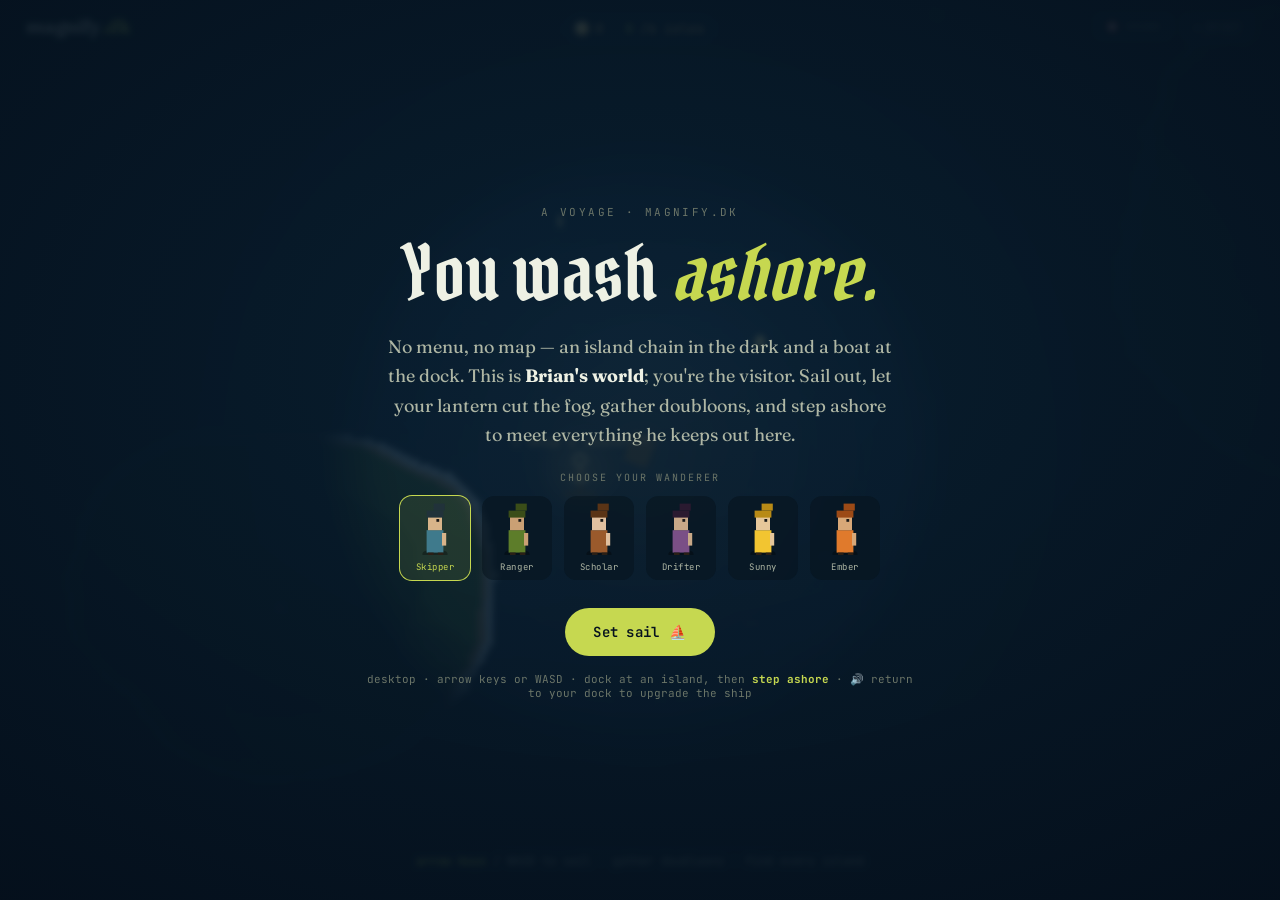
<file: voyage/index.html>
<!doctype html>
<html lang="en">
<head>
<meta charset="utf-8" />
<meta name="viewport" content="width=device-width, initial-scale=1, maximum-scale=1, user-scalable=no" />
<title>magnify.dk — Brian Jensen</title>
<script>document.documentElement.classList.add('js');</script>
<link rel="icon" type="image/svg+xml" href="data:image/svg+xml,%3Csvg xmlns='http://www.w3.org/2000/svg' viewBox='0 0 100 100'%3E%3Cpath d='M22 22 H62 L78 38 V78 H38 L22 62 Z' fill='none' stroke='%23c6d850' stroke-width='7' stroke-linejoin='round'/%3E%3Ctext x='50' y='66' text-anchor='middle' font-family='Arial,sans-serif' font-weight='700' font-size='34' fill='%23c6d850'%3Em%3C/text%3E%3C/svg%3E">
<meta name="description" content="Brian Jensen — product designer. Sail his island chain and meet what he builds. Building on the internet since 2000." />
<meta property="og:title" content="magnify.dk — Brian Jensen" />
<meta property="og:description" content="A voyage, not a homepage. Sail the dark, gather doubloons, meet the things he keeps. Product Design at Vend." />
<meta property="og:type" content="website" />
<link rel="preconnect" href="https://fonts.googleapis.com">
<link rel="preconnect" href="https://fonts.gstatic.com" crossorigin>
<link href="https://fonts.googleapis.com/css2?family=Pirata+One&family=Caveat:wght@600;700&family=Fraunces:ital,opsz,wght@0,9..144,400;0,9..144,600;1,9..144,400&family=JetBrains+Mono:wght@400;500&display=swap" rel="stylesheet">
<style>
:root{ --ink:#eef1e4;--ink2:#aeb6a4;--mute:#6b7568;--life:#c6d850;--amber:#ffce7a;--flag:#e8412e;--mono:"JetBrains Mono",monospace;--serif:"Fraunces",serif; }
*{box-sizing:border-box;margin:0;}
html,body{height:100%;overflow:hidden;background:#03080f;font-family:var(--serif);color:var(--ink);-webkit-font-smoothing:antialiased;user-select:none;-webkit-user-select:none;}
#view{position:fixed;inset:0;display:block;background:#04101c;image-rendering:pixelated;}
.mono{font-family:var(--mono);}
/* HUD */
.hud{position:fixed;top:0;left:0;right:0;z-index:20;display:flex;justify-content:space-between;align-items:flex-start;padding:14px clamp(14px,3vw,26px);pointer-events:none;}
.brand{font-family:var(--serif);font-size:19px;font-weight:600;display:inline-flex;gap:1px;align-items:baseline;text-shadow:0 1px 5px #000;pointer-events:auto;}
.brand .wm{letter-spacing:-.01em;color:#eef1e4;}
.brand .dot{color:#c6d850;}
.ctrls{position:fixed;top:13px;right:clamp(14px,3vw,26px);z-index:22;display:flex;gap:8px;}
.ctrl{font-family:var(--mono);font-size:10px;letter-spacing:.1em;text-transform:uppercase;color:var(--mute);background:rgba(4,12,22,.5);border:1px solid rgba(255,255,255,.1);padding:6px 11px;border-radius:8px;cursor:pointer;backdrop-filter:blur(6px);transition:color .15s,border-color .15s;}
.ctrl:hover{color:var(--ink);border-color:rgba(255,255,255,.3);}
.ctrl.on{color:var(--life);border-color:rgba(198,216,80,.5);}
#reset:hover{color:var(--flag);border-color:rgba(232,65,46,.5);}
.status{font-family:var(--mono);font-size:11px;color:var(--ink2);text-align:right;background:rgba(4,12,22,.5);padding:7px 12px;border-radius:9px;backdrop-filter:blur(6px);line-height:1.6;}
.status b{color:var(--amber);}
.coins{position:fixed;top:13px;left:50%;transform:translateX(-50%);z-index:21;font-family:var(--mono);font-size:12.5px;color:var(--amber);background:rgba(4,12,22,.55);padding:7px 14px;border-radius:999px;backdrop-filter:blur(6px);pointer-events:none;display:flex;align-items:center;gap:7px;text-shadow:0 1px 3px #000;}
.coins .c{width:13px;height:13px;border-radius:50%;background:radial-gradient(circle at 35% 30%,#ffe9a8,#e0a93c);box-shadow:0 0 7px rgba(255,206,122,.55);}
.coins .sep{color:var(--mute);}.coins .isl{color:var(--life);}
/* waypoint */
#wayp{position:fixed;z-index:18;transform:translate(-50%,-50%);font-family:var(--mono);font-size:11px;color:var(--amber);text-align:center;text-shadow:0 1px 4px #000;pointer-events:none;opacity:0;transition:opacity .4s;}
#wayp.bw{color:var(--flag);}
#wayp .arr{font-size:22px;display:block;}
/* toast */
.toast{position:fixed;top:54px;left:50%;transform:translateX(-50%) translateY(-12px);z-index:25;font-family:var(--mono);font-size:12px;color:#1a1206;background:var(--amber);padding:9px 16px;border-radius:999px;opacity:0;pointer-events:none;transition:opacity .4s,transform .4s;box-shadow:0 8px 24px rgba(0,0,0,.5);}
.toast.show{opacity:1;transform:translateX(-50%) translateY(0);}
/* hint */
.hint{position:fixed;bottom:22px;left:50%;transform:translateX(-50%);z-index:18;font-family:var(--mono);font-size:12px;color:var(--ink2);background:rgba(4,12,22,.55);padding:9px 16px;border-radius:999px;backdrop-filter:blur(6px);pointer-events:none;transition:opacity .5s;text-align:center;}
.hint b{color:var(--life);}
/* sheets */
.sheet{position:fixed;inset:0;z-index:40;display:grid;place-items:center;padding:24px;background:radial-gradient(120% 110% at 50% 40%,rgba(10,34,52,.86),rgba(3,10,20,.94));backdrop-filter:blur(3px);transition:opacity .8s;}
.sheet.hide{opacity:0;pointer-events:none;}
.cardc{max-width:560px;text-align:center;}
.cardc .ey{font-family:var(--mono);font-size:11px;letter-spacing:.22em;text-transform:uppercase;color:var(--mute);}
.cardc h1{font-family:"Pirata One",serif;font-weight:400;font-size:clamp(40px,7vw,76px);margin:16px 0 0;line-height:1;}
.cardc h1 em{color:var(--life);}
.cardc p{color:var(--ink2);font-size:clamp(15px,1.9vw,18px);line-height:1.62;margin:20px auto 0;max-width:42ch;}
.cardc p b{color:var(--ink);}
.btn{margin-top:28px;font-family:var(--mono);font-size:14px;color:#06121e;background:var(--life);border:none;padding:15px 28px;border-radius:999px;cursor:pointer;font-weight:600;letter-spacing:.02em;transition:transform .15s,background .2s;display:inline-flex;gap:10px;align-items:center;pointer-events:auto;text-decoration:none;}
.btn:hover{background:#d6e85f;transform:translateY(-2px);}
.smallnote{font-family:var(--mono);font-size:11px;color:var(--mute);margin-top:16px;}
.smallnote b{color:var(--life);}
.pickLbl{font-family:var(--mono);font-size:10px;letter-spacing:.2em;text-transform:uppercase;color:var(--mute);margin-top:22px;}
.avatars{display:flex;gap:12px;justify-content:center;margin-top:12px;flex-wrap:wrap;}
.avatars .av{width:70px;height:84px;border:1px solid var(--line);border-radius:12px;background:rgba(8,20,30,.6);cursor:pointer;display:flex;flex-direction:column;align-items:center;justify-content:center;gap:6px;transition:border-color .15s,transform .15s,background .15s;}
.avatars .av:hover{transform:translateY(-2px);border-color:var(--ink2);}
.avatars .av.sel{border-color:var(--life);background:rgba(198,216,80,.1);box-shadow:0 0 0 1px var(--life);}
.avatars .av canvas{image-rendering:pixelated;}
.avatars .av span{font-family:var(--mono);font-size:9px;letter-spacing:.06em;color:var(--ink2);}
.avatars .av.sel span{color:var(--life);}
.ashoreBtn{position:fixed;left:50%;bottom:200px;transform:translateX(-50%);z-index:31;font-family:var(--mono);font-size:12px;color:var(--life);background:rgba(8,20,30,.6);border:1px solid rgba(198,216,80,.45);padding:9px 18px;border-radius:999px;cursor:pointer;font-weight:500;letter-spacing:.02em;box-shadow:0 4px 14px -8px rgba(0,0,0,.5);backdrop-filter:blur(8px);opacity:0;pointer-events:none;transition:opacity .4s,background .2s,border-color .2s;display:flex;gap:8px;align-items:center;}
.ashoreBtn:hover{background:rgba(198,216,80,.14);border-color:var(--life);}
.ashoreBtn.show{opacity:1;pointer-events:auto;}
.shipBtn{position:fixed;left:50%;bottom:26px;transform:translateX(-50%);z-index:31;font-family:var(--mono);font-size:12px;color:var(--ink2);background:rgba(8,20,30,.6);border:1px solid var(--line2,rgba(198,216,80,.22));padding:9px 18px;border-radius:999px;cursor:pointer;font-weight:500;letter-spacing:.02em;box-shadow:0 4px 14px -8px rgba(0,0,0,.5);opacity:0;pointer-events:none;transition:opacity .4s,color .2s,border-color .2s;display:flex;gap:8px;align-items:center;backdrop-filter:blur(8px);}
.shipBtn:hover{color:var(--life);border-color:rgba(198,216,80,.5);}
.shipBtn.show{opacity:1;pointer-events:auto;}
.houseHint{position:fixed;left:50%;top:54%;transform:translate(-50%,-50%);z-index:30;font-family:var(--mono);font-size:12px;color:var(--life);background:rgba(8,20,30,.6);border:1px solid rgba(198,216,80,.4);padding:7px 15px;border-radius:999px;font-weight:500;letter-spacing:.02em;opacity:0;pointer-events:none;transition:opacity .25s;box-shadow:0 4px 12px -6px rgba(0,0,0,.45);backdrop-filter:blur(8px);}
.houseHint.show{opacity:1;}
/* arrival card */
.arrival{position:fixed;left:50%;bottom:26px;transform:translate(-50%,40px);z-index:30;width:min(580px,calc(100vw - 28px));background:rgba(8,20,30,.93);border:1px solid rgba(198,216,80,.3);border-radius:18px;padding:24px 26px;backdrop-filter:blur(14px);box-shadow:0 30px 70px -24px #000;opacity:0;pointer-events:none;transition:opacity .5s,transform .5s cubic-bezier(.2,.8,.2,1);}
.arrival.show{opacity:1;transform:translate(-50%,0);pointer-events:auto;}
.arrival.bw{border-color:rgba(255,206,122,.5);}
.arrival .ey{font-family:var(--mono);font-size:10px;letter-spacing:.18em;text-transform:uppercase;color:var(--life);}
.arrival.bw .ey{color:var(--amber);}
.arrival h2{font-family:"Pirata One",serif;font-weight:400;font-size:32px;margin:8px 0 0;}
.arrival p{color:var(--ink2);font-size:14.5px;line-height:1.55;margin-top:10px;}
.arrival p b{color:var(--ink);}
.crafts{display:flex;flex-wrap:wrap;gap:8px;margin-top:16px;}
.craft{font-family:var(--mono);font-size:12px;color:var(--ink);border:1px solid rgba(198,216,80,.3);border-radius:999px;padding:7px 12px;}
.craft b{color:var(--life);}
.craft.live b{color:var(--flag);}
.shots{display:grid;grid-template-columns:repeat(3,1fr);gap:8px;margin-top:14px;}
.shot{position:relative;aspect-ratio:16/10;border:1px dashed rgba(198,216,80,.35);border-radius:9px;background:repeating-linear-gradient(135deg,rgba(198,216,80,.05) 0 7px,transparent 7px 14px);display:flex;flex-direction:column;align-items:center;justify-content:center;gap:3px;overflow:hidden;}
.shot .ph{font-size:18px;color:rgba(198,216,80,.4);}
.shot .sn{font-family:var(--mono);font-size:10px;color:var(--ink2);letter-spacing:.02em;}
.shot .sk{font-family:var(--mono);font-size:8px;letter-spacing:.1em;text-transform:uppercase;color:var(--mute);}
.shot.s-live{border-color:rgba(232,65,46,.5);} .shot.s-live .sk{color:var(--flag);}
.shot.s-play{border-color:rgba(255,206,122,.55);} .shot.s-play .sk{color:var(--amber);}
.shot img{position:absolute;inset:0;width:100%;height:100%;object-fit:cover;}
.cbtns{display:flex;gap:9px;flex-wrap:wrap;margin-top:16px;}
.cbtn{font-family:var(--mono);font-size:12px;color:var(--life);border:1px solid rgba(198,216,80,.4);border-radius:999px;padding:9px 15px;text-decoration:none;transition:all .15s;}
.cbtn:hover{background:var(--life);color:#06121e;}
.cbtn.amber{color:var(--amber);border-color:rgba(255,206,122,.4);}
.cbtn.amber:hover{background:var(--amber);color:#1a1206;}
.arrival .end{font-family:var(--mono);font-size:11px;color:var(--mute);margin-top:16px;letter-spacing:.04em;}
.arrival .x{position:absolute;top:13px;right:15px;font-family:var(--mono);font-size:12px;color:var(--mute);cursor:pointer;}
/* shop */
.shop{position:fixed;left:50%;bottom:26px;transform:translate(-50%,40px);z-index:32;width:min(540px,calc(100vw - 28px));background:rgba(10,20,16,.94);border:1px solid rgba(255,206,122,.32);border-radius:18px;padding:22px 24px;backdrop-filter:blur(14px);box-shadow:0 30px 70px -24px #000;opacity:0;pointer-events:none;transition:opacity .4s,transform .4s cubic-bezier(.2,.8,.2,1);}
.shop.show{opacity:1;transform:translate(-50%,0);pointer-events:auto;}
.shop .ey{font-family:var(--mono);font-size:10px;letter-spacing:.18em;text-transform:uppercase;color:var(--amber);}
.shop h2{font-family:"Pirata One",serif;font-weight:400;font-size:30px;margin:7px 0 2px;}
.shop .sub{font-family:var(--mono);font-size:11px;color:var(--ink2);margin-bottom:8px;}
.shop .item{display:flex;align-items:center;gap:12px;padding:11px 0;border-top:1px solid rgba(255,255,255,.08);}
.shop .nm{flex:1;}.shop .nm b{font-size:15px;}.shop .nm span{font-family:var(--mono);font-size:11px;color:var(--ink2);display:block;margin-top:2px;}
.shop .buy{font-family:var(--mono);font-size:12px;padding:8px 14px;border-radius:999px;border:1px solid var(--amber);color:var(--amber);background:transparent;cursor:pointer;white-space:nowrap;transition:all .15s;}
.shop .buy:hover:not(:disabled){background:var(--amber);color:#1a1206;}
.shop .buy:disabled{opacity:.4;cursor:default;border-color:var(--mute);color:var(--mute);}
.shop .buy.owned{border-color:var(--life);color:var(--life);opacity:1;}
.shop .x{position:absolute;top:13px;right:15px;font-family:var(--mono);font-size:12px;color:var(--mute);cursor:pointer;}
</style>
</head>
<body>
<canvas id="view"></canvas>

<div class="hud">
  <span class="brand"><span class="wm">magnify</span><span class="dot">.dk</span></span>
  <div class="status" id="status">at sea</div>
</div>
<div class="ctrls"><button class="ctrl" id="sound" title="Sound on/off">🔇 sound</button><button class="ctrl" id="reset" title="Reset the voyage (for testing)">↺ reset</button></div>
<div class="coins"><span class="c"></span> <span id="coinN">0</span> <span class="sep">·</span> <span class="isl" id="islN">0</span>/6 isles</div>
<div id="wayp"><span class="arr">↑</span><span id="waypTxt">—</span></div>
<div class="toast" id="toast"></div>
<div class="hint" id="hint"><b>arrow keys</b> / WASD to sail · gather doubloons · find every island</div>

<!-- arrival (content injected) -->
<div class="arrival" id="arrival"></div>
<button class="ashoreBtn" id="ashoreBtn">🚶 Step ashore</button>
<button class="shipBtn" id="shipBtn">⛵ Return to the ship</button>
<div class="houseHint" id="houseHint"></div>

<!-- dock shop -->
<div class="shop" id="shop">
  <span class="x" id="shopX">✕</span>
  <span class="ey">the dock · ship’s chandler</span>
  <h2>Trade your doubloons.</h2>
  <div class="sub">coins hide out on the dark water · better ships sail faster &amp; see farther</div>
  <div id="shopItems"></div>
</div>

<!-- intro -->
<div class="sheet" id="intro">
  <div class="cardc">
    <span class="ey">a voyage · magnify.dk</span>
    <h1>You wash <em>ashore.</em></h1>
    <p>No menu, no map — an island chain in the dark and a boat at the dock. This is <b>Brian's world</b>; you're the visitor. Sail out, let your lantern cut the fog, gather doubloons, and step ashore to meet everything he keeps out here.</p>
    <div class="pickLbl">choose your wanderer</div>
    <div class="avatars" id="avatars"></div>
    <button class="btn" id="setSail">Set sail <span>⛵</span></button>
    <div class="smallnote">desktop · arrow keys or WASD · dock at an island, then <b>step ashore</b> · 🔊 return to your dock to upgrade the ship</div>
  </div>
</div>

<script>
// ===================== value-noise fBm =====================
function mkNoise(seed){
  let s=seed>>>0; const perm=new Uint8Array(512);
  for(let i=0;i<256;i++)perm[i]=i;
  for(let i=255;i>0;i--){ s=(s*1664525+1013904223)>>>0; const j=s%(i+1); const t=perm[i];perm[i]=perm[j];perm[j]=t; }
  for(let i=0;i<256;i++)perm[256+i]=perm[i];
  const fade=t=>t*t*t*(t*(t*6-15)+10), grad=(h,x,y)=>((h&1)?x:-x)+((h&2)?y:-y);
  function n2(x,y){const X=Math.floor(x)&255,Y=Math.floor(y)&255;x-=Math.floor(x);y-=Math.floor(y);const u=fade(x),v=fade(y),a=perm[X]+Y,b=perm[X+1]+Y;const m=(g00,g10,g01,g11)=>{const x1=g00+u*(g10-g00),x2=g01+u*(g11-g01);return x1+v*(x2-x1);};return m(grad(perm[a],x,y),grad(perm[b],x-1,y),grad(perm[a+1],x,y-1),grad(perm[b+1],x-1,y-1));}
  return (x,y,o,g,l)=>{let a=1,f=1,s=0,nm=0;for(let i=0;i<o;i++){s+=a*n2(x*f,y*f);nm+=a;a*=g;f*=l;}return s/nm;};
}

// ===================== world =====================
const WORLD_W=3400, WORLD_H=2100;
// islands: i0 home, 1..6 discoverable, 7 secret
const ISLES=[
  { name:'Landfall', x:620,y:1560, rx:300,ry:240, dock:{x:920,y:1430}, home:true,
    card:{ey:'home · landfall', title:'Where you came ashore.', body:'This is the keeper\u2019s home dock. Brian Jensen — building things on the internet since 2000. Everything out in the dark is something he made or is making. Sail back here anytime to upgrade your ship.'} },
  { name:'Craft Isle', x:640,y:640, rx:300,ry:250, dock:{x:900,y:760},
    card:{ey:'landed · craft isle', title:'Where the work is made.', body:'Not a r\u00e9sum\u00e9 \u2014 a workshop. Twenty-five years doing the work with his own hands, and lately building faster than ever.',
      crafts:['Product design','UX','Code','Design systems','AI-assisted building']} },
  { name:'The Menagerie', x:1760,y:1180, rx:430,ry:350, dock:{x:1390,y:1320},
    card:{ey:'landed · the menagerie', title:'The living things he keeps.', body:'He nearly became a zookeeper; instead he keeps a menagerie of projects \u2014 some alive and in daily use, some still growing, one purely for play.',
      crafts:['Fugleviden — live','Wonders — live','Bear Duck — playable','Kolony — wip','FoodScan — poc','Knitter — on hold'],
      live:[0,1,2],
      shots:[{n:'Fugleviden',k:'live'},{n:'Wonders',k:'live'},{n:'Bear Duck',k:'play'},{n:'Kolony',k:'wip'},{n:'FoodScan',k:'poc'},{n:'Knitter',k:'hold'}],
      btns:[{label:'Fugleviden ↗',href:'https://magnify.dk',amber:false},{label:'wonders.social ↗',href:'https://wonders.social'},{label:'▶ Bear Duck',href:'https://magnify.github.io/bear-duck/'}]} },
  { name:'Driftwood', x:1640,y:430, rx:175,ry:140, dock:{x:1640,y:580},
    card:{ey:'the passage · i', title:'Driftwood.', body:'The story starts here, washed up early: he was always building \u2014 back when the web was young and you made things just to watch them exist.'} },
  { name:'The Crossing', x:2120,y:360, rx:165,ry:135, dock:{x:2120,y:500},
    card:{ey:'the passage · ii', title:'The Crossing.', body:'Front-end grew heavy. So he crossed into <b>design</b> \u2014 to stay near the part he loved: an idea becoming real. Years of UX, design systems, leading teams.'} },
  { name:'Vend Reach', x:2620,y:600, rx:220,ry:185, dock:{x:2380,y:720},
    card:{ey:'the passage · iii · now', title:'Vend Reach — the present.', body:'Then the weight lifted and building got fast again. Today he\u2019s <b>Product Design at Vend</b> \u2014 and going home to build, for the joy of it. The maker, back at the bench.'} },
  { name:'Far Light', x:3020,y:1380, rx:185,ry:160, dock:{x:2770,y:1380},
    card:{ey:'landed · far light', title:'The lighthouse.', body:'Edge of the chart. If you\u2019ve something worth making \u2014 or just want to talk about building in the AI era \u2014 signal the shore.',
      btns:[{label:'Connect on LinkedIn ↗',href:'https://www.linkedin.com/in/brianstefan'},{label:'hallo@magnify.dk',href:'mailto:hallo@magnify.dk',amber:true}]} },
  { name:'Big Whoop', x:3160,y:1860, rx:150,ry:130, dock:{x:3160,y:1860}, secret:true,
    card:{ey:'✕ marks the spot', title:'Big Whoop.', body:'You explored the whole chain. The treasure isn\u2019t gold \u2014 it\u2019s that after 25 years he\u2019s still doing this, and just getting started. (And yes: he really almost became a zookeeper. The exotic animals at home are real \u2014 that\u2019s where Kolony comes from.)',
      btns:[{label:'Connect on LinkedIn ↗',href:'https://www.linkedin.com/in/brianstefan'}]} },
];
const DISCOVER=[1,2,3,4,5,6], BWI=7;
const TINT=[[1,1,1],[1.0,1.06,0.92],[1.08,1.0,0.8],[1.22,1.12,0.82],[0.9,0.97,1.08],[1.22,1.0,0.64],[0.82,0.9,1.12],[0.7,0.85,0.82]];
const START={x:980, y:1410};

// painted world bitmap (low-res → chunky), lantern-night
const RW=820, RH=Math.round(RW*WORLD_H/WORLD_W), F=WORLD_W/RW;
const world=document.createElement('canvas'); world.width=RW; world.height=RH;
(function paintWorld(){
  const ctx=world.getContext('2d'); const fbm=mkNoise(7);
  const img=ctx.createImageData(RW,RH), D=img.data; const SEA=[.05,.13,.23];
  function elev(px,py){
    const base=(fbm(px/RW*8.0+2.3, py/RH*8.0+1.1, 6,0.5,2.0)+1)/2;
    let mf=0;
    for(const I of ISLES){ const nx=(px-I.x/F)/(I.rx/F), ny=(py-I.y/F)/(I.ry/F); const d=Math.hypot(nx,ny); const fall=1-Math.min(1,Math.pow(d,1.5)); if(fall>mf)mf=fall; }
    return base*0.5 + mf*0.95 - 0.6;
  }
  function albedo(e){ if(e<0.05)return[150,120,86]; if(e<0.30)return[58,94,38]; if(e<0.55)return[42,76,30]; if(e<0.74)return[30,56,25]; if(e<0.86)return[76,58,38]; return[102,82,56]; }
  function ownerAt(px,py){ let mf=-1,oi=0; for(let k=0;k<ISLES.length;k++){const I=ISLES[k]; const nx=(px-I.x/F)/(I.rx/F),ny=(py-I.y/F)/(I.ry/F); const fall=1-Math.min(1,Math.pow(Math.hypot(nx,ny),1.5)); if(fall>mf){mf=fall;oi=k;}} return oi; }
  const sun=[.42,-.5,.55], sl=Math.hypot(...sun), sx=sun[0]/sl,sy=sun[1]/sl,sz=sun[2]/sl, amb=0.22, steps=6;
  for(let y=0;y<RH;y++)for(let x=0;x<RW;x++){
    const i=(y*RW+x)*4, e=elev(x,y);
    if(e<=0.02){ const sh=(fbm(x/RW*9+9,y/RH*9,3,0.5,2)+1)/2, dp=Math.max(0,-e);
      let r=SEA[0]*(1-dp*0.4)+sh*0.03,g=SEA[1]*(1-dp*0.35)+sh*0.04,b=SEA[2]*(1-dp*0.3)+sh*0.06;
      if(e>-0.012){r=.8;g=.88;b=.95;}
      D[i]=r*255|0;D[i+1]=g*255|0;D[i+2]=b*255|0;D[i+3]=255; continue; }
    const en=Math.min(1,e);
    const ex=elev(x+1,y)-elev(x-1,y), ey=elev(x,y+1)-elev(x,y-1);
    let nx=-ex*6,ny=-ey*6,nz=1; const nl=Math.hypot(nx,ny,nz); nx/=nl;ny/=nl;nz/=nl;
    let diff=Math.max(0,nx*sx+ny*sy+nz*sz), lit=amb+(1-amb)*diff; lit=Math.round(lit*steps)/steps;
    const a=albedo(en), tn=TINT[ownerAt(x,y)]||[1,1,1];
    let r=a[0]/255*(0.5+0.9*lit)*tn[0],g=a[1]/255*(0.55+0.85*lit)*tn[1],b=a[2]/255*(0.7+0.6*lit)*tn[2];
    if(e<0.03){r=(r+.8)/2;g=(g+.88)/2;b=(b+.95)/2;}
    D[i]=Math.min(255,r*255)|0;D[i+1]=Math.min(255,g*255)|0;D[i+2]=Math.min(255,b*255)|0;D[i+3]=255;
  }
  ctx.putImageData(img,0,0);
})();

// fog-of-war
const FW=600, FH=Math.round(FW*WORLD_H/WORLD_W), FF=WORLD_W/FW;
const fog=document.createElement('canvas'); fog.width=FW; fog.height=FH;
const fctx=fog.getContext('2d');
fctx.fillStyle='rgba(3,9,17,0.97)'; fctx.fillRect(0,0,FW,FH);
function reveal(wx,wy,rad){ const x=wx/FF,y=wy/FF,r=rad/FF; fctx.globalCompositeOperation='destination-out';
  const g=fctx.createRadialGradient(x,y,r*0.35,x,y,r); g.addColorStop(0,'rgba(0,0,0,1)'); g.addColorStop(0.7,'rgba(0,0,0,0.75)'); g.addColorStop(1,'rgba(0,0,0,0)');
  fctx.fillStyle=g; fctx.beginPath(); fctx.arc(x,y,r,0,7); fctx.fill(); }
reveal(START.x,START.y,320);

// ===================== state =====================
const boat={ x:START.x, y:START.y, vx:0, vy:0, heading:-1.2 };
let trail=[];
const TIERS=[
  {name:'Raft',max:2.6,lantern:160,desc:'a few lashed logs'},
  {name:'Dinghy',max:3.3,lantern:188,desc:'a proper little hull',cost:3},
  {name:'Sloop',max:4.1,lantern:218,desc:'one mast, real speed',cost:7},
  {name:'Galleon',max:5.2,lantern:255,desc:'a pirate ship at last',cost:14},
];
let tier=0, doubloons=0; const collected=new Set(), discovered=new Set();
let bwUnlocked=false, bwFound=false, treasureGot=false;
const COINS=[]; [[1100,1300],[1250,1150],[1000,1000],[820,920],[1150,820],[1400,1000],[1500,720],[1620,860],[1850,560],[2020,700],[2300,500],[2150,900],[1950,1050],[2450,820],[2700,1050],[2550,1200],[2850,1250],[1350,1450],[1700,1500],[2100,1350],[900,1180],[1250,560],[2400,1100],[3000,1550]].forEach((p,i)=>COINS.push({x:p[0],y:p[1],id:i,got:false}));
// keep coins on open water — nudge any that landed on (or too near) an island out to sea
function nearLand(wx,wy,pad){ for(const I of ISLES){ if(I.secret)continue; const d=Math.hypot((wx-I.x)/(I.rx+pad),(wy-I.y)/(I.ry+pad)); if(d<1)return I; } return null; }
COINS.forEach(c=>{ let g=0; while(g<24){ const I=nearLand(c.x,c.y,70); if(!I)break; const ang=Math.atan2(c.y-I.y,c.x-I.x)||((c.id%6)/6*6.28); c.x=I.x+Math.cos(ang)*(I.rx+110); c.y=I.y+Math.sin(ang)*(I.ry+110); c.x=Math.max(60,Math.min(WORLD_W-60,c.x)); c.y=Math.max(60,Math.min(WORLD_H-60,c.y)); g++; } });
// animated wave crests on open water
const WAVES=[]; for(let gy=70; gy<WORLD_H; gy+=72){ for(let gx=60; gx<WORLD_W; gx+=94){ const x=gx+(Math.random()*44-22), y=gy+(Math.random()*32-16); if(!nearLand(x,y,26)) WAVES.push({x,y,p:Math.random()*6.28,s:0.55+Math.random()*0.6,w:5+Math.random()*4}); } }
try{ const se=JSON.parse(localStorage.getItem('voyage')||'null'); if(se){ boat.x=se.x||boat.x; boat.y=se.y||boat.y; doubloons=se.doubloons||0; tier=se.tier||0; bwUnlocked=!!se.bw;
  (se.coins||[]).forEach(id=>collected.add(id)); COINS.forEach(c=>{if(collected.has(c.id))c.got=true;}); treasureGot=!!se.tg; if(treasureGot)bwFound=true;
  (se.disc||[]).forEach(id=>discovered.add(id)); (se.expl||[]).forEach(p=>reveal(p[0],p[1],170)); } }catch(e){}
let explored=[], sailing=false, shopOpen=false, leftDock=false, atIsland=-1;
let camX=0, camY=0, touchActive=false, touchX=0, touchY=0, introUntil=0, audioOn=false, actx=null, master=null;
let avatar=0, mode='sail'; const av={x:START.x,y:START.y,vx:0,vy:0,face:1};
try{ const se2=JSON.parse(localStorage.getItem('voyage')||'null'); if(se2&&typeof se2.avatar==='number') avatar=se2.avatar; }catch(e){}
// pixel wanderers — [skin, coat, hat]
const AVATARS=[
  {name:'Skipper', skin:'#d8b48a', coat:'#3f7a8c', hat:'#21323a'},
  {name:'Ranger',  skin:'#caa074', coat:'#5d7d2a', hat:'#3a4d18'},
  {name:'Scholar', skin:'#e0c0a0', coat:'#9a5a2c', hat:'#5a3416'},
  {name:'Drifter', skin:'#c8a888', coat:'#7a4f86', hat:'#2a1a30'},
  {name:'Sunny',   skin:'#e6c79a', coat:'#f2c531', hat:'#b88a16'},
  {name:'Ember',   skin:'#d8a878', coat:'#e07a2c', hat:'#9c4a16'},
];
function drawChar(g,x,y,idx,face,t){ const A=AVATARS[idx]||AVATARS[0]; g.save(); g.translate(x,y);
  const bob=Math.sin((t||0)*0.006)*1.2;
  g.fillStyle='rgba(0,0,0,.3)'; g.beginPath(); g.ellipse(0,15,9,3.5,0,0,7); g.fill();
  g.translate(0,bob); g.scale(face<0?-1:1,1);
  g.fillStyle=A.coat; g.fillRect(-6,-2,12,16);            // body
  g.fillStyle=A.skin; g.fillRect(-5,-13,10,11);           // head
  g.fillStyle=A.hat;  g.fillRect(-6,-16,12,5); g.fillRect(-1,-21,8,5); // hat
  g.fillStyle='#1a1a1a'; g.fillRect(1,-10,2,2);           // eye
  g.fillStyle=A.skin; g.fillRect(5,0,3,9);                // arm
  g.fillStyle='#2a1f16'; g.fillRect(-5,14,4,5); g.fillRect(2,14,4,5); // legs
  g.restore();
}

const cvs=document.getElementById('view'), ctx=cvs.getContext('2d');
let VW=innerWidth, VH=innerHeight;
function resize(){ VW=innerWidth; VH=innerHeight; cvs.width=VW; cvs.height=VH; } resize(); addEventListener('resize',resize);

const keys={};
addEventListener('keydown',e=>{const k=e.key.toLowerCase();
  // intro: arrow keys pick avatar, Enter sets sail
  if(!sailing){ if(k==='arrowleft'||k==='a'){selectAvatar(avatar-1);e.preventDefault();return;} if(k==='arrowright'||k==='d'){selectAvatar(avatar+1);e.preventDefault();return;} if(k==='enter'||k===' '){document.getElementById('setSail').click();e.preventDefault();return;} }
  if(['arrowup','arrowdown','arrowleft','arrowright','w','a','s','d'].includes(k)){keys[k]=true;e.preventDefault();hideHint();}
  if((k==='enter'||k===' '||k==='e')){ if(mode==='land'){ tryEnterHouse(); } else if(sailing&&atIsland>=0){ goAshore(); } e.preventDefault(); }});
addEventListener('keyup',e=>keys[e.key.toLowerCase()]=false);
const hintEl=document.getElementById('hint'); let hintHidden=false;
function hideHint(){ if(!hintHidden){hintHidden=true; hintEl.style.opacity='0';} }

// avatar picker
(function buildPicker(){ const host=document.getElementById('avatars'); if(!host)return;
  AVATARS.forEach((A,i)=>{ const d=document.createElement('div'); d.className='av'+(i===avatar?' sel':'');
    const cc=document.createElement('canvas'); cc.width=44; cc.height=52; const g=cc.getContext('2d'); g.imageSmoothingEnabled=false;
    g.save(); g.translate(22,30); g.scale(1.4,1.4); drawChar(g,0,0,i,1,0); g.restore();
    d.appendChild(cc); const s=document.createElement('span'); s.textContent=A.name; d.appendChild(s);
    d.onclick=()=>{ selectAvatar(i); };
    host.appendChild(d); }); })();
function selectAvatar(i){ avatar=(i+AVATARS.length)%AVATARS.length; const host=document.getElementById('avatars'); if(host)[...host.children].forEach((c,k)=>c.classList.toggle('sel',k===avatar)); save(); }

document.getElementById('setSail').onclick=()=>{ document.getElementById('intro').classList.add('hide'); sailing=true; introUntil=performance.now()+2400; save(); };
document.getElementById('reset').onclick=()=>{ try{ localStorage.removeItem('voyage'); }catch(e){} location.reload(); };
// sound
function initAudio(){ if(actx)return; try{ actx=new (window.AudioContext||window.webkitAudioContext)(); }catch(e){ return; }
  master=actx.createGain(); master.gain.value=0; master.connect(actx.destination);
  const n=actx.sampleRate*2, buf=actx.createBuffer(1,n,actx.sampleRate), d=buf.getChannelData(0); let lastn=0;
  for(let i=0;i<n;i++){ const w=Math.random()*2-1; lastn=(lastn+0.014*w)/1.014; d[i]=lastn*2.9; }
  const src=actx.createBufferSource(); src.buffer=buf; src.loop=true;
  const lp=actx.createBiquadFilter(); lp.type='lowpass'; lp.frequency.value=300; lp.Q.value=0.4;
  const wg=actx.createGain(); wg.gain.value=0.16; src.connect(lp); lp.connect(wg); wg.connect(master); src.start();
  const lfo=actx.createOscillator(); lfo.frequency.value=0.11; const lg=actx.createGain(); lg.gain.value=0.095; lfo.connect(lg); lg.connect(wg.gain); lfo.start();
  const lfo2=actx.createOscillator(); lfo2.frequency.value=0.043; const lg2=actx.createGain(); lg2.gain.value=0.05; lfo2.connect(lg2); lg2.connect(wg.gain); lfo2.start();
}
function setAudio(on){ audioOn=on; if(on)initAudio(); if(actx&&actx.state==='suspended')actx.resume(); if(actx&&master)master.gain.linearRampToValueAtTime(on?0.5:0,actx.currentTime+0.4); const b=document.getElementById('sound'); b.textContent=on?'🔊 sound':'🔇 sound'; b.classList.toggle('on',on); }
function chime(){ if(!audioOn||!actx)return; const t=actx.currentTime, o=actx.createOscillator(), g=actx.createGain(); o.type='triangle'; o.frequency.setValueAtTime(880,t); o.frequency.exponentialRampToValueAtTime(1320,t+0.08); g.gain.setValueAtTime(0.0001,t); g.gain.exponentialRampToValueAtTime(0.22,t+0.01); g.gain.exponentialRampToValueAtTime(0.0001,t+0.3); o.connect(g); g.connect(master); o.start(t); o.stop(t+0.32); }
document.getElementById('sound').onclick=()=>setAudio(!audioOn);
// touch / drag steering
cvs.addEventListener('pointerdown',e=>{ if(!sailing)return; touchActive=true; touchX=e.clientX; touchY=e.clientY; hideHint(); });
cvs.addEventListener('pointermove',e=>{ if(touchActive){ touchX=e.clientX; touchY=e.clientY; } });
addEventListener('pointerup',()=>touchActive=false);
addEventListener('pointercancel',()=>touchActive=false);
document.getElementById('coinN').textContent=doubloons;
document.getElementById('islN').textContent=discovered.size>6?6:[...discovered].filter(i=>DISCOVER.includes(i)).length;

// shop
function openShop(){ shopOpen=true; renderShop(); document.getElementById('shop').classList.add('show'); }
function closeShop(){ shopOpen=false; document.getElementById('shop').classList.remove('show'); }
document.getElementById('shopX').onclick=closeShop;
function renderShop(){ const host=document.getElementById('shopItems'); host.innerHTML='';
  for(let i=1;i<TIERS.length;i++){ const t=TIERS[i], owned=tier>=i, next=i===tier+1, afford=doubloons>=t.cost;
    const row=document.createElement('div'); row.className='item';
    row.innerHTML=`<div class="nm"><b>${t.name}</b><span>${t.desc} · faster · wider lantern</span></div>`;
    const btn=document.createElement('button'); btn.className='buy'+(owned?' owned':'');
    btn.textContent=owned?'owned ✓':t.cost+' ⚚'; btn.disabled=owned||!next||!afford;
    if(!owned&&next) btn.onclick=()=>{ if(doubloons>=t.cost){ doubloons-=t.cost; tier=i; document.getElementById('coinN').textContent=doubloons; save(); renderShop(); toast(`Upgraded to the ${t.name}!`); } };
    row.appendChild(btn); host.appendChild(row);
  } }

// arrival card
const arrivalEl=document.getElementById('arrival');
function showCard(i){ const I=ISLES[i], c=I.card;
  let h=`<span class="x">✕</span><span class="ey">${c.ey}</span><h2>${c.title}</h2><p>${c.body}</p>`;
  if(c.crafts) h+=`<div class="crafts">${c.crafts.map((t,k)=>`<span class="craft${c.live&&c.live.includes(k)?' live':''}"><b>·</b> ${t}</span>`).join('')}</div>`;
  if(c.shots) h+=`<div class="shots">${c.shots.map(s=>`<div class="shot s-${s.k}"><span class="ph">▦</span><span class="sn">${s.n}</span><span class="sk">${s.k}</span></div>`).join('')}</div>`;
  if(c.btns) h+=`<div class="cbtns">${c.btns.map(b=>`<a class="cbtn${b.amber?' amber':''}" href="${b.href}" target="_blank" rel="noopener">${b.label}</a>`).join('')}</div>`;
  if(c.end) h+=`<div class="end">${c.end}</div>`;
  arrivalEl.className='arrival show'+(I.secret?' bw':'');
  arrivalEl.innerHTML=h;
  arrivalEl.querySelector('.x').onclick=()=>{ arrivalEl.classList.remove('show'); ashoreBtn.classList.remove('show'); };
  if(mode==='sail') ashoreBtn.classList.add('show');
}
function hideCard(){ arrivalEl.classList.remove('show'); if(typeof ashoreBtn!=='undefined'&&ashoreBtn) ashoreBtn.classList.remove('show'); }

const toastEl=document.getElementById('toast'); let toastT;
function toast(msg){ toastEl.textContent=msg; toastEl.classList.add('show'); clearTimeout(toastT); toastT=setTimeout(()=>toastEl.classList.remove('show'),2600); }

function repel(){ for(const I of ISLES){ if(I.secret&&!bwUnlocked)continue; const nx=(boat.x-I.x)/(I.rx*0.9), ny=(boat.y-I.y)/(I.ry*0.9); const d=Math.hypot(nx,ny);
  if(d<1){ const push=(1-d)*3.4, ang=Math.atan2(boat.y-I.y,boat.x-I.x); boat.x+=Math.cos(ang)*push; boat.y+=Math.sin(ang)*push; boat.vx*=0.6; boat.vy*=0.6; } } }

// ===================== disembark =====================
const ashoreBtn=document.getElementById('ashoreBtn'), shipBtn=document.getElementById('shipBtn');
function goAshore(){ if(atIsland<0)return; const I=ISLES[atIsland];
  mode='land'; av.x=boat.x; av.y=boat.y; av.vx=av.vy=0;
  // step onto the shore, a little toward island centre
  const ang=Math.atan2(I.y-boat.y,I.x-boat.x); av.x=boat.x+Math.cos(ang)*36; av.y=boat.y+Math.sin(ang)*36;
  arrivalEl.classList.remove('show'); ashoreBtn.classList.remove('show'); houseHint.classList.remove('show'); shipBtn.classList.add('show');
  hideHint();
}
function returnToShip(){ mode='sail'; shipBtn.classList.remove('show'); nearHouse=false; arrivalEl.classList.remove('show'); boat.vx=boat.vy=0;
  if(atIsland>=0){ houseHint.textContent='\u2316 step ashore \u2014 Enter'; houseHint.classList.add('show'); } }
ashoreBtn.onclick=goAshore; shipBtn.onclick=returnToShip;
let nearHouse=false; const houseHint=document.getElementById('houseHint');
// contextual prompt is tappable on touch
houseHint.style.pointerEvents='auto'; houseHint.style.cursor='pointer';
houseHint.addEventListener('click',e=>{ e.stopPropagation(); houseTap(); });
function tryEnterHouse(){ if(mode!=='land')return;
  if(!nearHouse){ returnToShip(); return; }   // Enter away from the house = back to the boat
  if(atIsland<0)return;
  if(atIsland===BWI){ if(!treasureGot){ treasureGot=true; bwFound=true; doubloons+=100; document.getElementById('coinN').textContent=doubloons; save(); toast('You picked up the treasure! +100 ✦'); } }
  showCard(atIsland); arrivalEl.classList.add('show');
}
// contextual tap (touch): step ashore / visit / pick up / return
function houseTap(){ if(mode==='land') tryEnterHouse(); else if(sailing&&atIsland>=0) goAshore(); }

const status=document.getElementById('status'), wayp=document.getElementById('wayp'), waypTxt=document.getElementById('waypTxt');
let saveT=0;
function save(){ try{ localStorage.setItem('voyage',JSON.stringify({x:boat.x,y:boat.y,doubloons,tier,bw:bwUnlocked,tg:treasureGot,avatar,coins:[...collected],disc:[...discovered],expl:explored.slice(-300)})); }catch(e){} }

let last=performance.now();
function loop(now){
  const dt=Math.min(40,now-last); last=now;
  let ix=0,iy=0;
  if(keys['arrowright']||keys['d'])ix++; if(keys['arrowleft']||keys['a'])ix--;
  if(keys['arrowdown']||keys['s'])iy++; if(keys['arrowup']||keys['w'])iy--;
  if(sailing && mode==='sail' && touchActive){ const dx=touchX-(boat.x-camX), dy=touchY-(boat.y-camY); const l=Math.hypot(dx,dy); if(l>16){ ix=dx/l; iy=dy/l; } }
  let sp=0;
  if(mode==='land'){
    // walk the avatar around the island
    const I=ISLES[atIsland]||ISLES[0];
    if(ix||iy){ const l=Math.hypot(ix,iy); ix/=l; iy/=l; av.vx+=ix*0.06*dt; av.vy+=iy*0.06*dt; if(ix) av.face=ix; }
    av.vx*=0.82; av.vy*=0.82; const asp=Math.hypot(av.vx,av.vy), AMAX=2.6;
    if(asp>AMAX){ av.vx*=AMAX/asp; av.vy*=AMAX/asp; }
    av.x+=av.vx; av.y+=av.vy;
    // keep on the island
    const nx=(av.x-I.x)/(I.rx*0.74), ny=(av.y-I.y)/(I.ry*0.66), d=Math.hypot(nx,ny);
    if(d>1){ const ang=Math.atan2(av.y-I.y,av.x-I.x); av.x=I.x+Math.cos(ang)*I.rx*0.74; av.y=I.y+Math.sin(ang)*I.ry*0.66; av.vx=0; av.vy=0; }
    reveal(av.x,av.y,210);
    // house / treasure proximity
    const hd=Math.hypot(av.x-I.x,av.y-I.y); const wasNear=nearHouse; nearHouse=hd<78;
    if(nearHouse&&!wasNear){ const isT=(atIsland===BWI); houseHint.textContent=isT?(treasureGot?'⌖ the empty chest — Enter':'⌖ pick up the treasure — Enter'):'⌖ visit — Enter'; houseHint.classList.add('show'); }
    else if(!nearHouse&&wasNear){ houseHint.classList.remove('show'); arrivalEl.classList.remove('show'); }
    camX=Math.max(0,Math.min(WORLD_W-VW,av.x-VW/2)); camY=Math.max(0,Math.min(WORLD_H-VH,av.y-VH/2));
    if(WORLD_W<VW)camX=(WORLD_W-VW)/2; if(WORLD_H<VH)camY=(WORLD_H-VH)/2;
    drawLandmarks2=0; // land mode shares the draw below
  } else {
  if(sailing&&(ix||iy)){ const l=Math.hypot(ix,iy); ix/=l; iy/=l; const acc=0.018*dt; boat.vx+=ix*acc; boat.vy+=iy*acc; }
  boat.vx*=0.94; boat.vy*=0.94;
  sp=Math.hypot(boat.vx,boat.vy); const MAX=TIERS[tier].max;
  if(sp>MAX){ boat.vx*=MAX/sp; boat.vy*=MAX/sp; }
  boat.x+=boat.vx; boat.y+=boat.vy;
  boat.x=Math.max(40,Math.min(WORLD_W-40,boat.x)); boat.y=Math.max(40,Math.min(WORLD_H-40,boat.y));
  repel();
  if(sp>0.15) boat.heading+=(Math.atan2(boat.vy,boat.vx)-boat.heading)*0.18;
  reveal(boat.x,boat.y,TIERS[tier].lantern);
  if(sp>0.4 && now-saveT>90){ trail.push({x:boat.x,y:boat.y,t:1}); if(trail.length>40)trail.shift(); explored.push([boat.x|0,boat.y|0]); saveT=now; save(); }
  trail.forEach(p=>p.t-=0.012); trail=trail.filter(p=>p.t>0);

  camX=Math.max(0,Math.min(WORLD_W-VW,boat.x-VW/2)); camY=Math.max(0,Math.min(WORLD_H-VH,boat.y-VH/2));
  if(WORLD_W<VW)camX=(WORLD_W-VW)/2; if(WORLD_H<VH)camY=(WORLD_H-VH)/2;
  if(now<introUntil){ const k=1-(introUntil-now)/2400; const e=k<.5?4*k*k*k:1-Math.pow(-2*k+2,3)/2; camY-=(1-e)*260; }
  }

  ctx.clearRect(0,0,VW,VH); ctx.imageSmoothingEnabled=false;
  ctx.save(); ctx.translate(-camX,-camY);
  ctx.drawImage(world,0,0,WORLD_W,WORLD_H);
  ctx.imageSmoothingEnabled=true;
  // living sea — drifting wave crests (water only)
  { const wt=now*0.001; ctx.lineWidth=2; ctx.lineCap='round'; ctx.strokeStyle='#bfe0f0';
    for(const wv of WAVES){ if(wv.x<camX-30||wv.x>camX+VW+30||wv.y<camY-30||wv.y>camY+VH+30)continue;
      const ph=Math.sin(wt*wv.s+wv.p), dx=ph*4; ctx.globalAlpha=0.045+0.05*(ph*0.5+0.5);
      ctx.beginPath(); ctx.moveTo(wv.x-wv.w+dx,wv.y); ctx.quadraticCurveTo(wv.x+dx,wv.y-3.2,wv.x+wv.w+dx,wv.y); ctx.stroke(); }
    ctx.globalAlpha=1; }
  drawLandmarks(ctx,now);
  trail.forEach(p=>{ ctx.fillStyle=`rgba(220,240,250,${p.t*0.25})`; ctx.beginPath(); ctx.arc(p.x,p.y,4+(1-p.t)*7,0,7); ctx.fill(); });
  // coins
  const tn=now*0.005;
  COINS.forEach(c=>{ if(c.got)return;
    if(Math.hypot(c.x-boat.x,c.y-boat.y)<28){ c.got=true; collected.add(c.id); doubloons++; document.getElementById('coinN').textContent=doubloons; chime(); save(); return; }
    const wob=Math.sin(tn+c.id)*2, spin=Math.max(.2,Math.abs(Math.cos(tn*1.4+c.id)));
    ctx.save(); ctx.translate(c.x,c.y+wob);
    ctx.fillStyle='rgba(0,0,0,.3)'; ctx.beginPath(); ctx.ellipse(0,9,7*spin,3,0,0,7); ctx.fill();
    const cg=ctx.createLinearGradient(-7,0,7,0); cg.addColorStop(0,'#c2872c'); cg.addColorStop(.5,'#ffe9a8'); cg.addColorStop(1,'#d89a34');
    ctx.fillStyle=cg; ctx.beginPath(); ctx.ellipse(0,0,7*spin,7,0,0,7); ctx.fill(); ctx.restore();
  });
  // X marker on Big Whoop when unlocked
  if(bwUnlocked){ const B=ISLES[BWI]; ctx.save(); ctx.translate(B.x,B.y); ctx.strokeStyle='#e8412e'; ctx.lineWidth=6; ctx.lineCap='round';
    ctx.beginPath(); ctx.moveTo(-16,-16); ctx.lineTo(16,16); ctx.moveTo(16,-16); ctx.lineTo(-16,16); ctx.stroke(); ctx.restore(); }
  drawBoat(ctx,boat.x,boat.y,boat.heading);
  if(mode==='land') drawChar(ctx,av.x,av.y,avatar,av.face,now);
  ctx.drawImage(fog,0,0,WORLD_W,WORLD_H);
  ctx.restore();

  // lantern + vignette
  const bx=(mode==='land'?av.x:boat.x)-camX, by=(mode==='land'?av.y:boat.y)-camY;
  const lg=ctx.createRadialGradient(bx,by,20,bx,by,250); lg.addColorStop(0,'rgba(255,206,122,0.16)'); lg.addColorStop(0.5,'rgba(255,206,122,0.05)'); lg.addColorStop(1,'rgba(255,206,122,0)');
  ctx.fillStyle=lg; ctx.fillRect(0,0,VW,VH);
  const vg=ctx.createRadialGradient(VW/2,VH/2,Math.min(VW,VH)*0.4,VW/2,VH/2,Math.max(VW,VH)*0.7); vg.addColorStop(0,'transparent'); vg.addColorStop(1,'rgba(2,8,16,0.6)');
  ctx.fillStyle=vg; ctx.fillRect(0,0,VW,VH);

  if(sailing){
    // arrival detection (nearest island within range)
    let near=-1, ndk=1e9;
    const cand=bwUnlocked?[...DISCOVER,BWI]:DISCOVER;
    for(const i of cand){ const I=ISLES[i], dk=I.dock||I; const d=Math.hypot(dk.x-boat.x,dk.y-boat.y); const hold=(i===atIsland)?250:170; if(d<hold&&d<ndk){ndk=d;near=i;} }
    if(near!==atIsland){ atIsland=near;
      if(near>=0){ houseHint.textContent='⌖ step ashore — Enter'; houseHint.classList.add('show');
        if(!discovered.has(near)){ discovered.add(near); save();
          const n=[...discovered].filter(i=>DISCOVER.includes(i)).length; document.getElementById('islN').textContent=n;
          if(near===BWI){ bwFound=true; toast('You found Big Whoop! ✕'); }
          else { toast(`Landed: ${ISLES[near].name}`);
            if(n===6 && !bwUnlocked){ bwUnlocked=true; reveal(ISLES[BWI].x,ISLES[BWI].y,260); save(); setTimeout(()=>toast('All six found — an ✕ appears to the south-east…'),1400); } }
        }
      } else { hideCard(); houseHint.classList.remove('show'); }
    }
    // dock chandler at Landfall
    const LD=ISLES[0].dock, dd=Math.hypot(LD.x-boat.x,LD.y-boat.y);
    if(dd>300) leftDock=true;
    if(leftDock && dd<200 && sp<1.9 && !shopOpen && atIsland<0) openShop();
    else if(shopOpen && dd>250) closeShop();
    // waypoint to nearest undiscovered (or Big Whoop)
    let tg=-1,tgd=1e9;
    if(bwUnlocked && !bwFound){ tg=BWI; const dk=ISLES[BWI]; tgd=Math.hypot(dk.x-boat.x,dk.y-boat.y); }
    else for(const i of DISCOVER){ if(discovered.has(i))continue; const I=ISLES[i],dk=I.dock||I; const d=Math.hypot(dk.x-boat.x,dk.y-boat.y); if(d<tgd){tgd=d;tg=i;} }
    if(tg>=0 && atIsland<0){ const T=ISLES[tg], dk=T.dock||T, dx=dk.x-boat.x, dy=dk.y-boat.y, dd2=Math.hypot(dx,dy);
      if(dd2>460){ const ang=Math.atan2(dy,dx); wayp.style.left=(VW/2+Math.cos(ang)*Math.min(VW,VH)*0.36)+'px'; wayp.style.top=(VH/2+Math.sin(ang)*Math.min(VW,VH)*0.36)+'px'; wayp.style.opacity='0.85'; wayp.querySelector('.arr').style.transform=`rotate(${ang+Math.PI/2}rad)`; waypTxt.textContent=(tg===BWI?'the ✕':T.name); wayp.className=tg===BWI?'bw':''; }
      else wayp.style.opacity='0';
      status.innerHTML = atIsland>=0?`landed · <b>${ISLES[atIsland].name}</b>` : (tg===BWI?'hunting the <b>✕</b>…' : `next: <b>${ISLES[tg].name}</b> · ${(tgd/60|0)} leagues`);
    } else { wayp.style.opacity='0'; status.innerHTML = atIsland>=0?`landed · <b>${ISLES[atIsland].name}</b>`:(bwFound?'voyage complete · <b>✕ found</b>':'all isles found'); }
  }
  requestAnimationFrame(loop);
}
function drawLandmarks(ctx,now){
  for(let idx=0;idx<ISLES.length;idx++){
    if(idx===BWI && !bwUnlocked) continue;
    const I=ISLES[idx]; ctx.save(); ctx.translate(I.x,I.y);
    if(idx===0){ ctx.fillStyle='#6e4a2e'; ctx.fillRect(-22,-8,44,28); ctx.fillStyle='#4a3220'; ctx.beginPath(); ctx.moveTo(-27,-8); ctx.lineTo(0,-30); ctx.lineTo(27,-8); ctx.fill(); ctx.fillStyle='#ffce7a'; ctx.fillRect(-6,2,12,12); ctx.fillStyle='#5a3f24'; ctx.fillRect(20,18,5,30); ctx.fillRect(-25,18,5,30); }
    else if(idx===1){ const fg=ctx.createRadialGradient(0,8,2,0,8,18); fg.addColorStop(0,'rgba(255,150,60,.85)'); fg.addColorStop(1,'rgba(255,150,60,0)'); ctx.fillStyle=fg; ctx.fillRect(-20,-10,40,36); ctx.fillStyle='#5b4026'; ctx.fillRect(-24,-6,48,30); ctx.fillStyle='#3e2c1a'; ctx.beginPath(); ctx.moveTo(-28,-6); ctx.lineTo(0,-30); ctx.lineTo(28,-6); ctx.fill(); ctx.fillStyle='#ffb347'; ctx.fillRect(-7,6,14,14); ctx.fillStyle='#3e2c1a'; ctx.fillRect(13,-30,7,12); ctx.fillStyle='rgba(200,200,190,'+(0.2+0.12*Math.sin(now*0.003))+')'; ctx.beginPath(); ctx.arc(16,-40,6,0,7); ctx.arc(22,-52,8,0,7); ctx.fill(); }
    else if(idx===2){ ctx.lineWidth=2.5; ctx.strokeStyle='#6e5230'; const pens=[[-34,4,'#c6d850'],[20,-12,'#e8b84a'],[4,26,'#7fae3e']]; pens.forEach(p=>{ ctx.beginPath(); ctx.arc(p[0],p[1],17,0,7); ctx.stroke(); ctx.fillStyle=p[2]; ctx.beginPath(); ctx.arc(p[0],p[1],5,0,7); ctx.fill(); }); }
    else if(idx===3){ ctx.fillStyle='#8a6a44'; ctx.save(); ctx.rotate(.18); ctx.fillRect(-26,2,52,8); ctx.restore(); ctx.fillStyle='#6e5436'; ctx.save(); ctx.rotate(-.13); ctx.fillRect(-22,-10,44,8); ctx.restore(); ctx.fillStyle='#a8825a'; ctx.fillRect(-16,-22,34,7); }
    else if(idx===4){ ctx.fillStyle='#5a3f24'; ctx.fillRect(-3,-26,6,46); ctx.fillStyle='#8a6a44'; ctx.fillRect(-32,-22,28,9); ctx.fillStyle='#a8825a'; ctx.fillRect(4,-8,28,9); }
    else if(idx===5){ ctx.fillStyle='#5b4026'; ctx.fillRect(-22,-4,44,26); ctx.fillStyle='#ffd27a'; ctx.fillRect(-6,4,12,14); ctx.fillStyle='#3a2616'; ctx.fillRect(20,-44,4,44); ctx.fillStyle='#c6d850'; ctx.beginPath(); ctx.moveTo(24,-44); ctx.lineTo(52,-36); ctx.lineTo(24,-28); ctx.fill(); }
    else if(idx===6){ ctx.save(); const sweep=Math.sin(now*0.0011); ctx.translate(0,-42); ctx.rotate(sweep*0.55-0.15); ctx.globalCompositeOperation='lighter'; const beamLen=190, half=18; const bm=ctx.createLinearGradient(0,0,beamLen,0); bm.addColorStop(0,'rgba(255,242,190,.5)'); bm.addColorStop(.6,'rgba(255,242,190,.12)'); bm.addColorStop(1,'rgba(255,242,190,0)'); ctx.fillStyle=bm; ctx.beginPath(); ctx.moveTo(0,0); ctx.lineTo(beamLen,-half); ctx.lineTo(beamLen,half); ctx.closePath(); ctx.fill(); ctx.restore(); ctx.fillStyle='#e9e4da'; ctx.beginPath(); ctx.moveTo(-13,34); ctx.lineTo(-8,-42); ctx.lineTo(8,-42); ctx.lineTo(13,34); ctx.fill(); ctx.fillStyle='#e8412e'; ctx.fillRect(-9,-20,18,9); ctx.fillRect(-11,4,22,9); ctx.fillStyle='#3a2a1a'; ctx.fillRect(-10,-46,20,8); const lp=0.6+0.4*Math.abs(sweep); ctx.fillStyle=`rgba(255,243,176,${lp})`; ctx.beginPath(); ctx.arc(0,-42,5,0,7); ctx.fill(); }
    else if(idx===7 && bwFound){ ctx.fillStyle='#6e4a2e'; ctx.fillRect(-17,-4,34,20); ctx.fillStyle='#8a5e38'; ctx.fillRect(-17,-13,34,11); ctx.fillStyle='#ffce7a'; ctx.fillRect(-3,-2,6,9); }
    ctx.restore();
  }
  // ship's chandler beacon at the home dock — always findable
  const DK=ISLES[0].dock; ctx.save(); ctx.translate(DK.x,DK.y);
  const pulse=0.5+0.5*Math.sin(now*0.004);
  const gl=ctx.createRadialGradient(0,0,4,0,0,46); gl.addColorStop(0,`rgba(255,206,122,${0.28+pulse*0.18})`); gl.addColorStop(1,'rgba(255,206,122,0)');
  ctx.fillStyle=gl; ctx.beginPath(); ctx.arc(0,0,46,0,7); ctx.fill();
  // little jetty + anchor post
  ctx.fillStyle='#5a3f24'; ctx.fillRect(-3,-2,6,26); ctx.fillRect(-16,22,32,5);
  ctx.strokeStyle='#cdb98a'; ctx.lineWidth=3; ctx.beginPath(); ctx.arc(0,-10,6,0,7); ctx.moveTo(0,-4); ctx.lineTo(0,12); ctx.moveTo(-9,6); ctx.quadraticCurveTo(0,18,9,6); ctx.stroke();
  ctx.fillStyle='#ffce7a'; ctx.font='bold 13px "JetBrains Mono",monospace'; ctx.textAlign='center'; ctx.fillText('⚓ ship’s chandler', 0, -24);
  ctx.restore();
}
function drawBoat(ctx,x,y,h){
  ctx.save(); ctx.translate(x,y); ctx.rotate(h+Math.PI/2);
  ctx.fillStyle='rgba(0,0,0,0.3)'; ctx.beginPath(); ctx.ellipse(0,6,16,8,0,0,7); ctx.fill();
  if(tier===0){ ctx.fillStyle='#7a5630'; for(let i=-2;i<=2;i++){ ctx.fillRect(i*5-2,-15,4,30); } ctx.fillStyle='#5a3f22'; ctx.fillRect(-12,-3,24,3); ctx.fillRect(-12,9,24,3); ctx.fillStyle='#ffce7a'; ctx.beginPath(); ctx.arc(0,-13,2.4,0,7); ctx.fill(); ctx.restore(); return; }
  const hl=tier>=3?24:20;
  ctx.fillStyle='#6e4a2e'; ctx.beginPath(); ctx.moveTo(0,-hl); ctx.quadraticCurveTo(12,-4,9,15); ctx.lineTo(-9,15); ctx.quadraticCurveTo(-12,-4,0,-hl); ctx.fill();
  ctx.fillStyle='#8a5e38'; ctx.fillRect(-8,2,16,3);
  ctx.fillStyle='#3a2616'; ctx.fillRect(-1.4,-hl+2,2.8,hl+12);
  const sw=tier===1?12:tier===2?16:19;
  ctx.fillStyle='#efe6d2'; ctx.beginPath(); ctx.moveTo(1.4,-hl+4); ctx.quadraticCurveTo(sw,-4,sw*0.7,9); ctx.lineTo(1.4,5); ctx.fill();
  if(tier>=3){ ctx.fillStyle='#e6dcc2'; ctx.beginPath(); ctx.moveTo(-1.4,-hl+8); ctx.quadraticCurveTo(-sw*0.8,-2,-sw*0.55,11); ctx.lineTo(-1.4,7); ctx.fill(); }
  ctx.fillStyle='#e8412e'; ctx.beginPath(); ctx.moveTo(0,-hl); ctx.lineTo(8,-hl+3); ctx.lineTo(0,-hl+6); ctx.fill();
  ctx.fillStyle='#ffce7a'; ctx.beginPath(); ctx.arc(0,-hl+1,2.4,0,7); ctx.fill();
  ctx.restore();
}
requestAnimationFrame(loop);
</script>
</body>
</html>
</file>
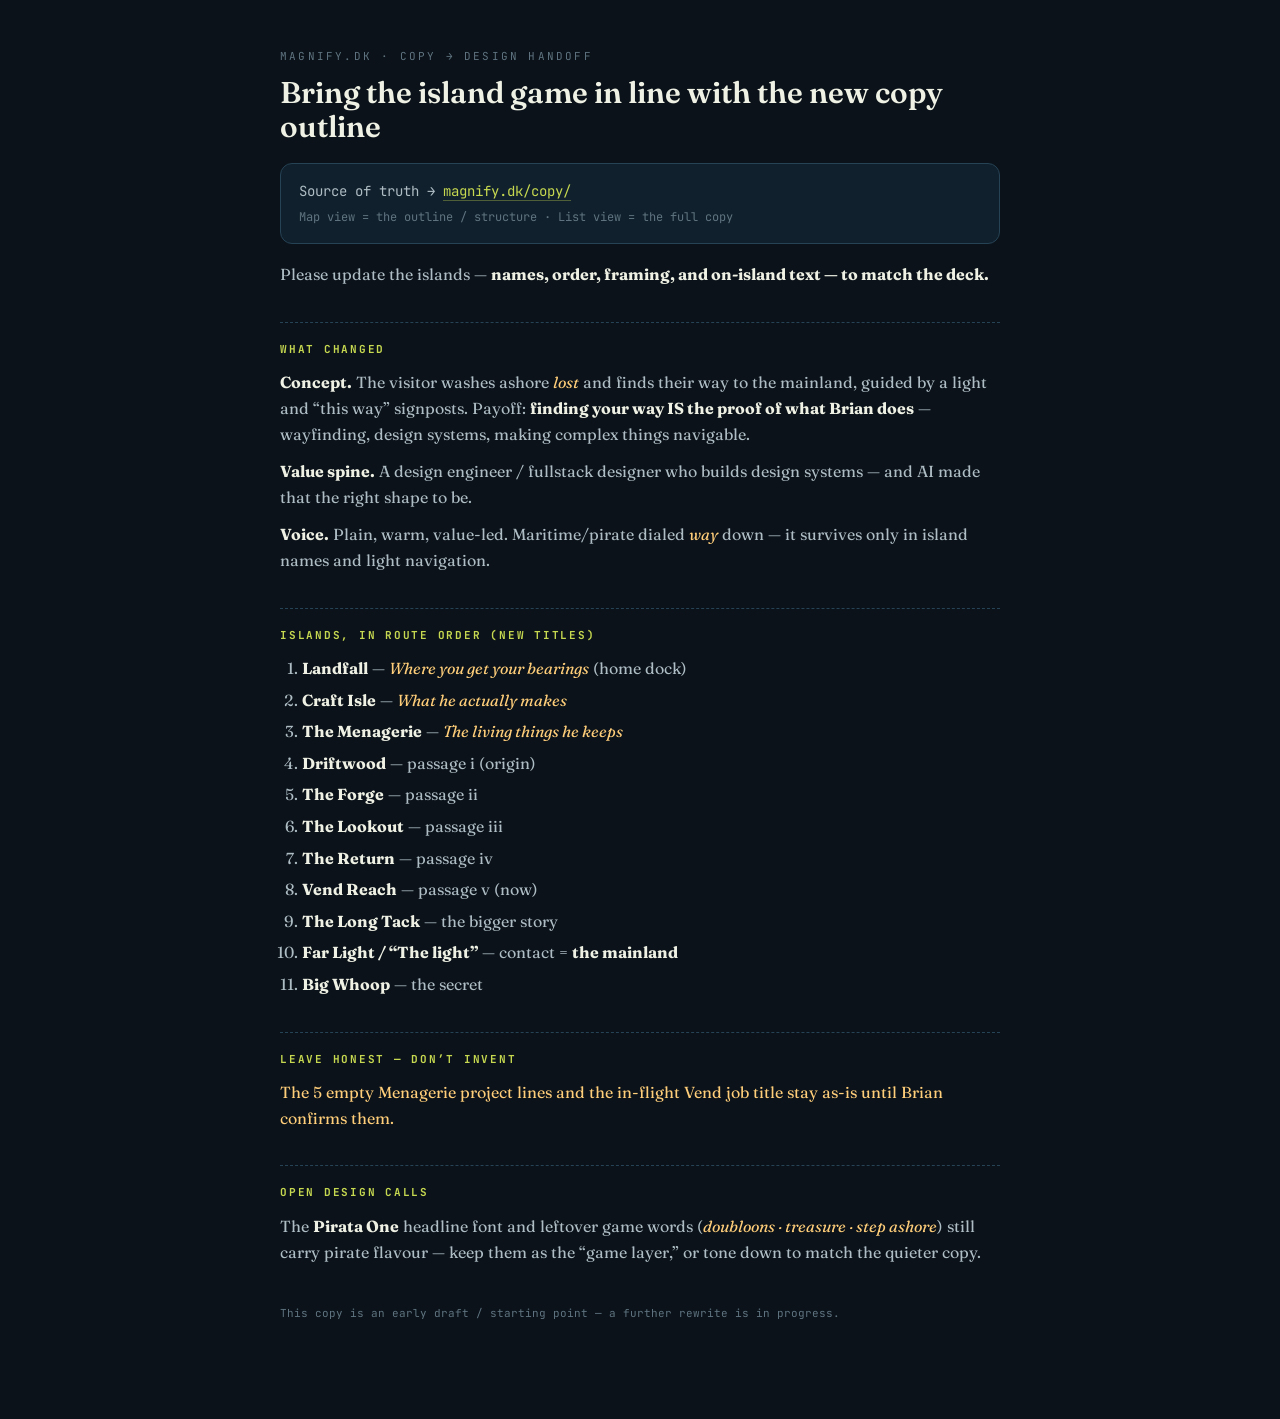
<file: copy/brief/index.html>
<!doctype html>
<html lang="en">
<head>
<meta charset="utf-8" />
<meta name="viewport" content="width=device-width, initial-scale=1" />
<title>magnify.dk — copy → design handoff</title>
<link rel="preconnect" href="https://fonts.googleapis.com">
<link rel="preconnect" href="https://fonts.gstatic.com" crossorigin>
<link href="https://fonts.googleapis.com/css2?family=Fraunces:ital,opsz,wght@0,9..144,400;0,9..144,600;1,9..144,400;1,9..144,600&family=JetBrains+Mono:wght@400;500;600&display=swap" rel="stylesheet">
<style>
:root{
  --bg:#0b1219;--panel:#10202c;--line:#1d3340;--line2:#264255;
  --ink:#eef1e4;--ink2:#aebcc4;--mute:#5f7480;--life:#c6d850;--amber:#ffce7a;
  --mono:"JetBrains Mono",monospace;--serif:"Fraunces",serif;
}
*{box-sizing:border-box;margin:0;}
body{background:var(--bg);color:var(--ink2);font-family:var(--serif);font-size:16px;line-height:1.6;
  padding:48px 22px 96px;}
.wrap{max-width:720px;margin:0 auto;}
.kick{font-family:var(--mono);font-size:11px;letter-spacing:.2em;text-transform:uppercase;color:var(--mute);}
h1{font-family:var(--serif);font-weight:600;font-size:30px;line-height:1.15;color:var(--ink);margin:10px 0 6px;}
h2{font-family:var(--mono);font-size:11px;letter-spacing:.16em;text-transform:uppercase;color:var(--life);
  margin:34px 0 12px;border-top:1px dashed var(--line2);padding-top:18px;}
p{margin:0 0 12px;} b{color:var(--ink);} em{color:var(--amber);font-style:italic;}
a{color:var(--life);text-decoration:none;border-bottom:1px solid rgba(198,216,80,.35);}
a:hover{border-bottom-color:var(--life);}
.src{background:var(--panel);border:1px solid var(--line2);border-radius:12px;padding:16px 18px;margin:18px 0;}
.src .u{font-family:var(--mono);font-size:14px;}
.src .h{font-family:var(--mono);font-size:12px;color:var(--mute);margin-top:6px;}
ul{margin:0 0 12px;padding-left:20px;} li{margin:0 0 8px;}
ol{margin:0 0 12px;padding-left:22px;} ol li{margin:0 0 6px;}
ol b{color:var(--ink);}
.hold{color:var(--amber);}
.foot{font-family:var(--mono);font-size:11px;color:var(--mute);margin-top:40px;}
</style>
</head>
<body>
<div class="wrap">
  <div class="kick">magnify.dk · copy → design handoff</div>
  <h1>Bring the island game in line with the new copy outline</h1>

  <div class="src">
    <div class="u">Source of truth → <a href="/copy/">magnify.dk/copy/</a></div>
    <div class="h">Map view = the outline / structure · List view = the full copy</div>
  </div>
  <p>Please update the islands — <b>names, order, framing, and on-island text — to match the deck.</b></p>

  <h2>What changed</h2>
  <p><b>Concept.</b> The visitor washes ashore <em>lost</em> and finds their way to the mainland, guided by a light and “this way” signposts. Payoff: <b>finding your way IS the proof of what Brian does</b> — wayfinding, design systems, making complex things navigable.</p>
  <p><b>Value spine.</b> A design engineer / fullstack designer who builds design systems — and AI made that the right shape to be.</p>
  <p><b>Voice.</b> Plain, warm, value-led. Maritime/pirate dialed <em>way</em> down — it survives only in island names and light navigation.</p>

  <h2>Islands, in route order (new titles)</h2>
  <ol>
    <li><b>Landfall</b> — <em>Where you get your bearings</em> (home dock)</li>
    <li><b>Craft Isle</b> — <em>What he actually makes</em></li>
    <li><b>The Menagerie</b> — <em>The living things he keeps</em></li>
    <li><b>Driftwood</b> — passage i (origin)</li>
    <li><b>The Forge</b> — passage ii</li>
    <li><b>The Lookout</b> — passage iii</li>
    <li><b>The Return</b> — passage iv</li>
    <li><b>Vend Reach</b> — passage v (now)</li>
    <li><b>The Long Tack</b> — the bigger story</li>
    <li><b>Far Light / “The light”</b> — contact = <b>the mainland</b></li>
    <li><b>Big Whoop</b> — the secret</li>
  </ol>

  <h2>Leave honest — don’t invent</h2>
  <p class="hold">The 5 empty Menagerie project lines and the in-flight Vend job title stay as-is until Brian confirms them.</p>

  <h2>Open design calls</h2>
  <p>The <b>Pirata One</b> headline font and leftover game words (<em>doubloons · treasure · step ashore</em>) still carry pirate flavour — keep them as the “game layer,” or tone down to match the quieter copy.</p>

  <div class="foot">This copy is an early draft / starting point — a further rewrite is in progress.</div>
</div>
</body>
</html>
</file>
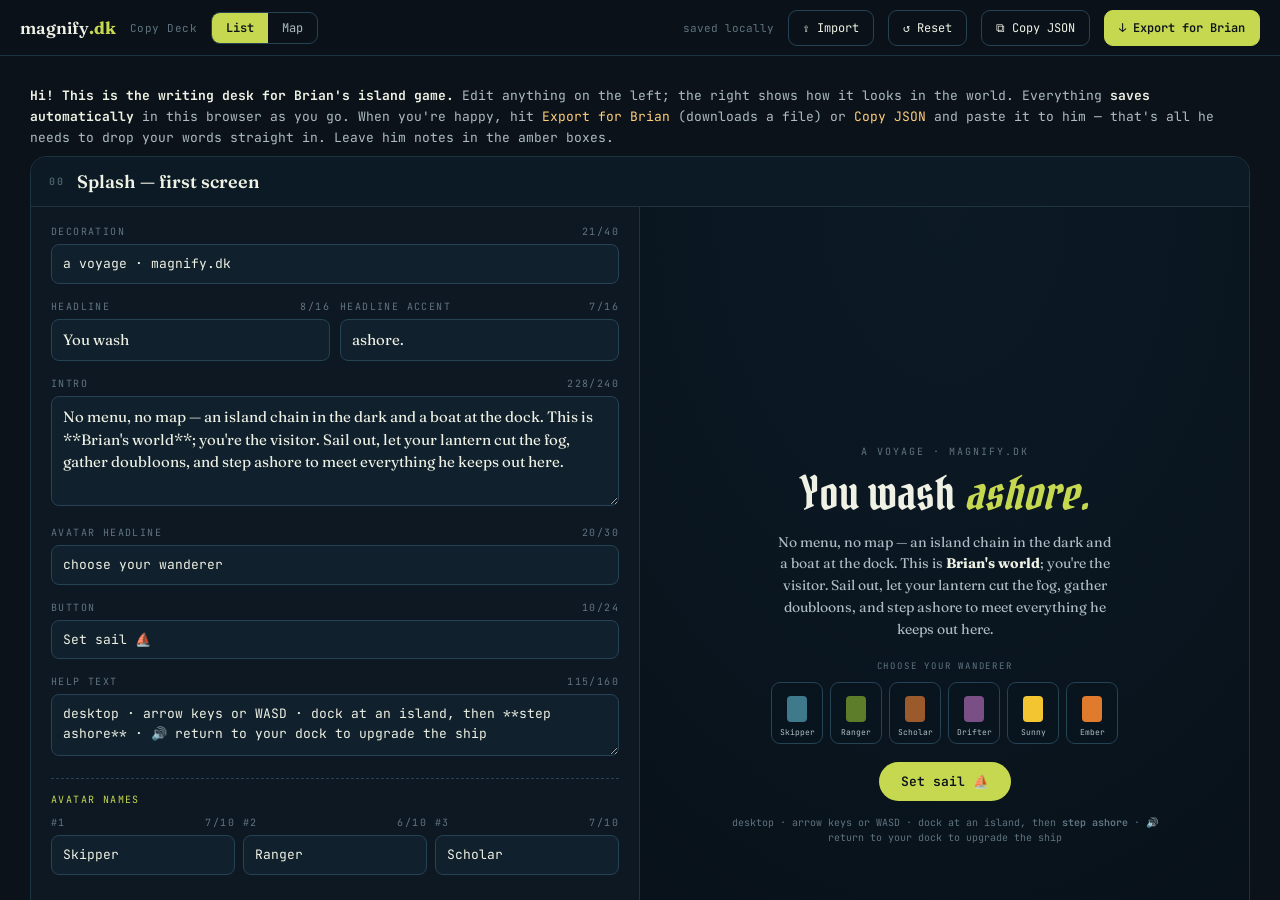
<file: magnify-copy.html>
<!doctype html>
<html lang="en">
<head>
<meta charset="utf-8" />
<meta name="viewport" content="width=device-width, initial-scale=1" />
<title>magnify.dk — Copy Deck</title>
<link rel="preconnect" href="https://fonts.googleapis.com">
<link rel="preconnect" href="https://fonts.gstatic.com" crossorigin>
<link href="https://fonts.googleapis.com/css2?family=Pirata+One&family=Fraunces:ital,opsz,wght@0,9..144,400;0,9..144,600;1,9..144,400;1,9..144,600&family=JetBrains+Mono:wght@400;500;600&display=swap" rel="stylesheet">
<style>
:root{
  --bg:#0b1219;--board:#0e1822;--panel:#10202c;--panel2:#0b1a24;--line:#1d3340;--line2:#264255;
  --ink:#eef1e4;--ink2:#aebcc4;--mute:#5f7480;--life:#c6d850;--amber:#ffce7a;--flag:#e8412e;
  --mono:"JetBrains Mono",monospace;--serif:"Fraunces",serif;--pirata:"Pirata One",serif;
}
*{box-sizing:border-box;margin:0;}
html,body{height:100%;}
body{background:var(--bg);color:var(--ink);font-family:var(--mono);font-size:14px;overflow:hidden;}

/* top bar */
.bar{position:fixed;top:0;left:0;right:0;height:56px;z-index:50;display:flex;align-items:center;gap:14px;
  padding:0 20px;background:rgba(11,18,25,.92);backdrop-filter:blur(10px);border-bottom:1px solid var(--line);}
.bar .logo{font-family:var(--serif);font-weight:600;font-size:17px;}
.bar .logo b{color:var(--life);}
.bar .sub{font-size:11px;color:var(--mute);letter-spacing:.04em;}
.seg{display:inline-flex;border:1px solid var(--line2);border-radius:9px;overflow:hidden;}
.segb{font-family:var(--mono);font-size:12px;color:var(--ink2);background:transparent;border:none;padding:7px 14px;cursor:pointer;}
.segb.on{background:var(--life);color:#0b1219;font-weight:600;}
.mcard{position:absolute;transform:translate(-50%,-50%);width:210px;background:rgba(8,20,30,.93);border:1px solid var(--line2);border-radius:13px;padding:13px 15px;cursor:pointer;transition:transform .15s,border-color .15s,box-shadow .15s;box-shadow:0 14px 32px -16px #000;}
.mcard:hover{transform:translate(-50%,-50%) scale(1.05);border-color:var(--life);box-shadow:0 0 0 1px var(--life),0 20px 40px -16px #000;z-index:5;}
.mcard.bw{border-color:rgba(255,206,122,.45);}
.mcard .mnum{position:absolute;top:-9px;left:13px;font-family:var(--mono);font-size:11px;font-weight:600;color:#0b1219;background:var(--life);padding:2px 8px;border-radius:999px;}
.mcard.bw .mnum{background:var(--amber);}
.mcard .mey{font-family:var(--mono);font-size:9px;letter-spacing:.12em;text-transform:uppercase;color:var(--life);margin-top:6px;}
.mcard.bw .mey{color:var(--amber);}
.mcard .mt{font-family:var(--pirata);font-size:20px;line-height:1.05;margin-top:4px;color:var(--ink);}
.mcard .mb{font-family:var(--serif);font-size:11.5px;line-height:1.4;color:var(--ink2);margin-top:6px;}
.bar .sp{flex:1;}
.bar .saved{font-size:11px;color:var(--mute);transition:color .3s;}
.bar .saved.flash{color:var(--life);}
.btnx{font-family:var(--mono);font-size:12px;color:var(--ink);background:transparent;border:1px solid var(--line2);
  border-radius:9px;padding:9px 14px;cursor:pointer;transition:all .15s;display:inline-flex;gap:7px;align-items:center;}
.btnx:hover{border-color:var(--life);color:var(--life);}
.btnx.primary{background:var(--life);color:#0b1219;border-color:var(--life);font-weight:600;}
.btnx.primary:hover{background:#d6e85f;}
.btnx.danger:hover{border-color:var(--flag);color:var(--flag);}

/* board */
#board{position:absolute;inset:56px 0 0 0;overflow:auto;padding:30px 30px 120px;}
.intro{max-width:1380px;margin:0 auto 8px;color:var(--ink2);font-size:13px;line-height:1.6;}
.intro b{color:var(--ink);} .intro .k{color:var(--amber);}
.deck{max-width:1380px;margin:0 auto;display:flex;flex-direction:column;gap:22px;}
.panel{background:var(--board);border:1px solid var(--line);border-radius:16px;overflow:hidden;}
.panel__head{display:flex;align-items:center;gap:12px;padding:13px 18px;border-bottom:1px solid var(--line);background:var(--panel2);}
.panel__n{font-family:var(--mono);font-size:10px;letter-spacing:.18em;text-transform:uppercase;color:var(--mute);}
.panel__t{font-family:var(--serif);font-size:18px;font-weight:600;}
.panel__t .em{color:var(--life);}
.panel__body{display:grid;grid-template-columns:1fr 1fr;gap:0;}
@media(max-width:1000px){.panel__body{grid-template-columns:1fr;}}
.fields{padding:18px 20px;border-right:1px solid var(--line);}
.preview{padding:24px 22px;background:radial-gradient(120% 120% at 50% 0%,#0c1a26,#070f16);display:flex;align-items:center;justify-content:center;}

/* a field */
.f{margin-bottom:16px;}
.f:last-child{margin-bottom:0;}
.f .lab{display:flex;justify-content:space-between;align-items:baseline;font-size:10px;letter-spacing:.14em;text-transform:uppercase;color:var(--mute);margin-bottom:6px;}
.f .cc{font-size:10px;color:var(--mute);} .f .cc.over{color:var(--flag);}
.f input,.f textarea{width:100%;background:var(--panel);border:1px solid var(--line2);border-radius:8px;
  color:var(--ink);font-family:var(--serif);font-size:15px;padding:9px 11px;resize:vertical;line-height:1.5;}
.f input:focus,.f textarea:focus{outline:none;border-color:var(--life);}
.f.mono input,.f.mono textarea{font-family:var(--mono);font-size:13px;}
.f textarea{min-height:62px;}
.row2{display:grid;grid-template-columns:1fr 1fr;gap:10px;}
.row3{display:grid;grid-template-columns:1fr 1fr 1fr;gap:8px;}
.note{margin-top:12px;}
.note textarea{min-height:40px;background:rgba(255,206,122,.04);border-color:rgba(255,206,122,.25);font-family:var(--mono);font-size:12px;color:var(--amber);}
.note .lab{color:#b78d4a;}
.subhead{font-size:10px;letter-spacing:.14em;text-transform:uppercase;color:var(--life);margin:18px 0 10px;border-top:1px dashed var(--line2);padding-top:14px;}

/* preview cards — match the game */
.pv{width:100%;max-width:440px;}
.pv-splash{text-align:center;}
.pv-splash .deco{font-family:var(--mono);font-size:10px;letter-spacing:.2em;text-transform:uppercase;color:var(--mute);}
.pv-splash h1{font-family:var(--pirata);font-weight:400;font-size:46px;line-height:.96;margin:14px 0 0;}
.pv-splash h1 .em{color:var(--life);font-style:italic;}
.pv-splash .lede{font-family:var(--serif);font-size:14px;color:var(--ink2);line-height:1.55;margin:16px auto 0;max-width:38ch;}
.pv-splash .lede b{color:var(--ink);}
.pv-splash .avh{font-family:var(--mono);font-size:9px;letter-spacing:.2em;text-transform:uppercase;color:var(--mute);margin-top:20px;}
.pv-avatars{display:flex;gap:7px;justify-content:center;margin-top:10px;flex-wrap:wrap;}
.pv-av{width:52px;height:62px;border:1px solid var(--line2);border-radius:9px;display:flex;flex-direction:column;align-items:center;justify-content:flex-end;gap:5px;padding-bottom:6px;background:rgba(8,20,30,.5);}
.pv-av .b{width:20px;height:26px;border-radius:4px;}
.pv-av span{font-family:var(--mono);font-size:8px;color:var(--ink2);}
.pv-splash .btn{margin-top:18px;display:inline-block;font-family:var(--mono);font-size:13px;font-weight:600;color:#0b1219;background:var(--life);padding:11px 22px;border-radius:999px;}
.pv-splash .help{font-family:var(--mono);font-size:10px;color:var(--mute);margin-top:14px;line-height:1.5;}

.pv-card{background:rgba(8,20,30,.92);border:1px solid rgba(198,216,80,.3);border-radius:16px;padding:22px 24px;text-align:left;width:100%;max-width:440px;}
.pv-card.bw{border-color:rgba(255,206,122,.4);}
.pv-card .ey{font-family:var(--mono);font-size:10px;letter-spacing:.16em;text-transform:uppercase;color:var(--life);}
.pv-card.bw .ey{color:var(--amber);}
.pv-card h2{font-family:var(--pirata);font-weight:400;font-size:32px;margin:8px 0 0;}
.pv-card p{font-family:var(--serif);color:var(--ink2);font-size:14px;line-height:1.55;margin-top:10px;}
.pv-card p b{color:var(--ink);}
.pv-crafts{display:flex;flex-wrap:wrap;gap:7px;margin-top:14px;}
.pv-craft{font-family:var(--mono);font-size:11px;color:var(--ink);border:1px solid rgba(198,216,80,.3);border-radius:999px;padding:6px 11px;}
.pv-shots{display:grid;grid-template-columns:repeat(3,1fr);gap:7px;margin-top:13px;}
.pv-shot{aspect-ratio:16/10;border:1px dashed rgba(198,216,80,.35);border-radius:8px;display:flex;flex-direction:column;align-items:center;justify-content:center;gap:2px;background:repeating-linear-gradient(135deg,rgba(198,216,80,.05) 0 7px,transparent 7px 14px);}
.pv-shot .sn{font-family:var(--mono);font-size:9px;color:var(--ink2);}
.pv-shot .sk{font-family:var(--mono);font-size:7px;letter-spacing:.1em;text-transform:uppercase;color:var(--mute);}
.pv-btns{display:flex;flex-wrap:wrap;gap:8px;margin-top:16px;}
.pv-btn{font-family:var(--mono);font-size:11px;padding:8px 13px;border-radius:999px;border:1px solid var(--line2);color:var(--ink);}
.pv-btn.amber{background:var(--amber);color:#0b1219;border-color:var(--amber);}

dialog{border:none;border-radius:16px;background:var(--board);color:var(--ink);padding:0;max-width:680px;width:92vw;box-shadow:0 40px 100px -20px #000;}
dialog::backdrop{background:rgba(4,9,14,.7);}
.dlg__h{padding:16px 20px;border-bottom:1px solid var(--line);display:flex;justify-content:space-between;align-items:center;}
.dlg__h b{font-family:var(--serif);font-size:16px;}
.dlg__b{padding:18px 20px;}
.dlg__b textarea{width:100%;height:300px;background:var(--panel2);border:1px solid var(--line2);border-radius:10px;color:var(--ink2);font-family:var(--mono);font-size:12px;padding:12px;line-height:1.5;}
.dlg__note{font-size:12px;color:var(--ink2);line-height:1.6;margin-bottom:12px;}
.dlg__note b{color:var(--life);}
</style>
</head>
<body>

<div class="bar">
  <span class="logo">magnify<b>.dk</b></span>
  <span class="sub">Copy Deck</span>
  <span class="seg"><button class="segb on" id="viewList">List</button><button class="segb" id="viewMap">Map</button></span>
  <span class="sp"></span>
  <span class="saved" id="saved">saved locally</span>
  <button class="btnx" id="importBtn">⇪ Import</button>
  <button class="btnx danger" id="resetBtn">↺ Reset</button>
  <button class="btnx" id="copyBtn">⧉ Copy JSON</button>
  <button class="btnx primary" id="exportBtn">↓ Export for Brian</button>
</div>

<div id="board">
  <div class="intro">
    <b>Hi! This is the writing desk for Brian's island game.</b> Edit anything on the left; the right shows how it looks in the world.
    Everything <b>saves automatically</b> in this browser as you go. When you're happy, hit <span class="k">Export for Brian</span> (downloads a file)
    or <span class="k">Copy JSON</span> and paste it to him — that's all he needs to drop your words straight in. Leave him notes in the amber boxes.
  </div>
  <div class="deck" id="deck"></div>
</div>

<div id="map" style="position:absolute;inset:56px 0 0 0;overflow:auto;display:none;background:radial-gradient(130% 110% at 50% 0%,#0c1a26,#050e16);"></div>

<dialog id="ioDlg">
  <div class="dlg__h"><b id="dlgTitle">Export</b><button class="btnx" onclick="document.getElementById('ioDlg').close()">close</button></div>
  <div class="dlg__b">
    <div class="dlg__note" id="dlgNote"></div>
    <textarea id="dlgText" spellcheck="false"></textarea>
  </div>
</dialog>

<script>
// ====== default copy (current game text) ======
const DEFAULTS = {
  splash: {
    decoration:'a voyage · magnify.dk',
    headline:'You wash', headlineEm:'ashore.',
    intro:"No menu, no map — an island chain in the dark and a boat at the dock. This is **Brian's world**; you're the visitor. Sail out, let your lantern cut the fog, gather doubloons, and step ashore to meet everything he keeps out here.",
    avatarHeadline:'choose your wanderer',
    button:'Set sail ⛵',
    help:'desktop · arrow keys or WASD · dock at an island, then **step ashore** · 🔊 return to your dock to upgrade the ship'
  },
  avatars:['Skipper','Ranger','Scholar','Drifter','Sunny','Ember'],
  islands:{
    landfall:{ beacon:'home · landfall', title:'Where you came ashore.', body:"This is the keeper's home dock. Brian Jensen — building things on the internet since 2000. Everything out in the dark is something he made or is making. Sail back here anytime to upgrade your ship." },
    craft:{ beacon:'landed · craft isle', title:'Where the work is made.', body:'Not a résumé — a workshop. Twenty-five years doing the work with his own hands, and lately building faster than ever.', crafts:['Product design','UX','Code','Design systems','AI-assisted building'] },
    menagerie:{ beacon:'landed · the menagerie', title:'The living things he keeps.', body:'He nearly became a zookeeper; instead he keeps a menagerie of projects — some alive and in daily use, some still growing, one purely for play.',
      projects:[
        {name:'Fugleviden',status:'live',line:''},
        {name:'Wonders',status:'live',line:''},
        {name:'Bear Duck',status:'play',line:''},
        {name:'Kolony',status:'wip',line:''},
        {name:'FoodScan',status:'poc',line:''},
        {name:'Knitter',status:'hold',line:''}
      ]},
    driftwood:{ beacon:'the passage · i', title:'Driftwood.', body:'The story starts here, washed up early: he was always building — back when the web was young and you made things just to watch them exist.' },
    crossing:{ beacon:'the passage · ii', title:'The Crossing.', body:'Front-end grew heavy. So he crossed into **design** — to stay near the part he loved: an idea becoming real. Years of UX, design systems, leading teams.' },
    vend:{ beacon:'the passage · iii · now', title:'Vend Reach — the present.', body:"Then the weight lifted and building got fast again. Today he's **Product Design at Vend** — and going home to build, for the joy of it. The maker, back at the bench." },
    farlight:{ beacon:'landed · far light', title:'The lighthouse.', body:"Edge of the chart. If you've something worth making — or just want to talk about building in the AI era — signal the shore.", btn1:'Connect on LinkedIn ↗', btn2:'hallo@magnify.dk' },
    bigwhoop:{ beacon:'✕ marks the spot', title:'Big Whoop.', body:"You explored the whole chain. The treasure isn't gold — it's that after 25 years he's still doing this, and just getting started. (And yes: he really almost became a zookeeper. The exotic animals at home are real — that's where Kolony comes from.)" }
  },
  system:{ coinToast:'+{n} doubloons', treasureToast:'You picked up the treasure! +100 ✦', stepAshore:'⌖ step ashore — Enter', visit:'⌖ visit — Enter', shopTitle:"The Boatwright" }
};
const AV_COLORS=[['#d8b48a','#3f7a8c'],['#caa074','#5d7d2a'],['#e0c0a0','#9a5a2c'],['#c8a888','#7a4f86'],['#e6c79a','#f2c531'],['#d8a878','#e07a2c']];
const SK={live:'#e8412e',play:'#ffce7a',wip:'#aebcc4',poc:'#aebcc4',hold:'#5f7480'};

// ====== state ======
let COPY = load();
function load(){ try{ const s=localStorage.getItem('magnify_copy'); if(s) return deepMerge(structuredClone(DEFAULTS), JSON.parse(s)); }catch(e){} return structuredClone(DEFAULTS); }
function deepMerge(base,ov){ for(const k in ov){ if(ov[k]&&typeof ov[k]==='object'&&!Array.isArray(ov[k])) deepMerge(base[k]||(base[k]={}),ov[k]); else base[k]=ov[k]; } return base; }
let saveT; function save(){ try{ localStorage.setItem('magnify_copy',JSON.stringify(COPY)); }catch(e){}
  const s=document.getElementById('saved'); s.textContent='saved ✓'; s.classList.add('flash'); clearTimeout(saveT); saveT=setTimeout(()=>{s.textContent='saved locally';s.classList.remove('flash');},1200); }

const md=t=>(t||'').replace(/\*\*(.+?)\*\*/g,'<b>$1</b>');
const esc=t=>(t||'').replace(/[&<>]/g,c=>({'&':'&amp;','<':'&lt;','>':'&gt;'}[c]));

// ====== field helpers ======
function field(label,val,oninput,opts={}){
  const f=document.createElement('div'); f.className='f'+(opts.mono?' mono':'');
  const max=opts.max;
  f.innerHTML=`<div class="lab"><span>${label}</span>${max?`<span class="cc"></span>`:''}</div>`;
  const el=document.createElement(opts.area?'textarea':'input'); el.value=val||'';
  if(opts.area) el.rows=opts.rows||3;
  const cc=f.querySelector('.cc');
  const upd=()=>{ if(cc){ const n=el.value.length; cc.textContent=n+(max?'/'+max:''); cc.classList.toggle('over',max&&n>max);} };
  el.addEventListener('input',()=>{ oninput(el.value); upd(); save(); renderPreviews(); });
  f.appendChild(el); upd();
  return f;
}
function noteField(getset){
  const f=document.createElement('div'); f.className='f note';
  f.innerHTML=`<div class="lab"><span>✎ note for Brian</span></div>`;
  const el=document.createElement('textarea'); el.rows=2; el.value=getset();
  el.addEventListener('input',()=>{ getset(el.value); save(); });
  f.appendChild(el); return f;
}
COPY.notes=COPY.notes||{};

// ====== panels ======
const deck=document.getElementById('deck');
const PV={}; // preview render fns

function panel(n,title,buildFields,buildPreview){
  const p=document.createElement('div'); p.className='panel';
  p.innerHTML=`<div class="panel__head"><span class="panel__n">${n}</span><span class="panel__t">${title}</span></div>`;
  const body=document.createElement('div'); body.className='panel__body';
  const fields=document.createElement('div'); fields.className='fields';
  const preview=document.createElement('div'); preview.className='preview';
  buildFields(fields);
  const key=n;
  fields.appendChild(noteField(v=>{ if(v===undefined)return COPY.notes[key]||''; COPY.notes[key]=v; }));
  body.appendChild(fields); body.appendChild(preview);
  p.appendChild(body); deck.appendChild(p);
  PV[key]=()=>{ preview.innerHTML=''; preview.appendChild(buildPreview()); };
  PV[key]();
}
function renderPreviews(){ for(const k in PV) PV[k](); }

// ---- SPLASH ----
panel('00','Splash \u2014 first screen',(F)=>{
  const s=COPY.splash;
  F.appendChild(field('Decoration',s.decoration,v=>s.decoration=v,{mono:true,max:40}));
  F.appendChild((()=>{ const w=document.createElement('div'); w.className='row2';
    w.appendChild(field('Headline',s.headline,v=>s.headline=v,{max:16}));
    w.appendChild(field('Headline accent',s.headlineEm,v=>s.headlineEm=v,{max:16})); return w; })());
  F.appendChild(field('Intro',s.intro,v=>s.intro=v,{area:true,rows:4,max:240}));
  F.appendChild(field('Avatar headline',s.avatarHeadline,v=>s.avatarHeadline=v,{mono:true,max:30}));
  F.appendChild(field('Button',s.button,v=>s.button=v,{mono:true,max:24}));
  F.appendChild(field('Help text',s.help,v=>s.help=v,{area:true,mono:true,rows:2,max:160}));
  const sh=document.createElement('div'); sh.className='subhead'; sh.textContent='avatar names'; F.appendChild(sh);
  const g=document.createElement('div'); g.className='row3';
  COPY.avatars.forEach((a,i)=> g.appendChild(field('#'+(i+1),a,v=>COPY.avatars[i]=v,{mono:true,max:10})));
  F.appendChild(g);
},()=>{
  const s=COPY.splash, d=document.createElement('div'); d.className='pv pv-splash';
  d.innerHTML=`<div class="deco">${esc(s.decoration)}</div>
    <h1>${esc(s.headline)} <span class="em">${esc(s.headlineEm)}</span></h1>
    <div class="lede">${md(esc(s.intro))}</div>
    <div class="avh">${esc(s.avatarHeadline)}</div>
    <div class="pv-avatars">${COPY.avatars.map((a,i)=>`<div class="pv-av"><span class="b" style="background:${AV_COLORS[i][1]}"></span><span>${esc(a)}</span></div>`).join('')}</div>
    <div class="btn">${esc(s.button)}</div>
    <div class="help">${md(esc(s.help))}</div>`;
  return d;
});

// ---- island panel factory ----
function islandPanel(n,key,title){
  panel(n,title,(F)=>{
    const c=COPY.islands[key];
    F.appendChild(field('Beacon (the small label)',c.beacon,v=>c.beacon=v,{mono:true,max:34}));
    F.appendChild(field('Title',c.title,v=>c.title=v,{max:38}));
    F.appendChild(field('Body',c.body,v=>c.body=v,{area:true,rows:5,max:360}));
    if(key==='craft'){ const sh=document.createElement('div'); sh.className='subhead'; sh.textContent='craft tags'; F.appendChild(sh);
      c.crafts.forEach((t,i)=>F.appendChild(field('#'+(i+1),t,v=>c.crafts[i]=v,{mono:true,max:30}))); }
    if(key==='menagerie'){ const sh=document.createElement('div'); sh.className='subhead'; sh.textContent='the six projects — one line each'; F.appendChild(sh);
      c.projects.forEach((p,i)=>{ const w=document.createElement('div'); w.className='row2';
        w.appendChild(field('name',p.name,v=>p.name=v,{mono:true,max:16}));
        w.appendChild(field('status',p.status,v=>p.status=v,{mono:true,max:8})); F.appendChild(w);
        F.appendChild(field('↳ line for '+(p.name||'#'+(i+1)),p.line,v=>p.line=v,{area:true,rows:2,max:90})); }); }
    if(key==='farlight'){ const sh=document.createElement('div'); sh.className='subhead'; sh.textContent='buttons'; F.appendChild(sh);
      F.appendChild(field('Button 1',c.btn1,v=>c.btn1=v,{mono:true,max:30}));
      F.appendChild(field('Button 2',c.btn2,v=>c.btn2=v,{mono:true,max:30})); }
  },()=>{
    const c=COPY.islands[key], d=document.createElement('div'); d.className='pv-card'+(key==='bigwhoop'?' bw':'');
    let h=`<div class="ey">${esc(c.beacon)}</div><h2>${esc(c.title)}</h2><p>${md(esc(c.body))}</p>`;
    if(c.crafts) h+=`<div class="pv-crafts">${c.crafts.map(t=>`<span class="pv-craft">· ${esc(t)}</span>`).join('')}</div>`;
    if(c.projects){ h+=`<div class="pv-shots">${c.projects.map(p=>`<div class="pv-shot"><span class="sn">${esc(p.name)}</span><span class="sk" style="color:${SK[p.status]||'#5f7480'}">${esc(p.status)}</span></div>`).join('')}</div>`;
      const lines=c.projects.filter(p=>p.line); if(lines.length) h+=`<div style="margin-top:12px">${lines.map(p=>`<p style="margin-top:5px;font-size:12.5px"><b>${esc(p.name)}</b> — ${esc(p.line)}</p>`).join('')}</div>`; }
    if(key==='farlight') h+=`<div class="pv-btns"><span class="pv-btn">${esc(c.btn1)}</span><span class="pv-btn amber">${esc(c.btn2)}</span></div>`;
    d.innerHTML=h; return d;
  });
}
islandPanel('01','craft','Craft Isle');
islandPanel('02','menagerie','The Menagerie');
islandPanel('03','driftwood','Driftwood \u2014 the passage I');
islandPanel('04','crossing','The Crossing \u2014 the passage II');
islandPanel('05','vend','Vend Reach \u2014 the passage III (now)');
islandPanel('06','farlight','Far Light \u2014 contact');
islandPanel('07','bigwhoop','Big Whoop \u2014 the secret');
islandPanel('08','landfall','Landfall \u2014 home dock');

// ---- SYSTEM ----
panel('09','System \u2014 little messages',(F)=>{
  const s=COPY.system;
  F.appendChild(field('Coin pickup (use {n})',s.coinToast,v=>s.coinToast=v,{mono:true,max:30}));
  F.appendChild(field('Treasure pickup',s.treasureToast,v=>s.treasureToast=v,{mono:true,max:44}));
  F.appendChild(field('Dock prompt',s.stepAshore,v=>s.stepAshore=v,{mono:true,max:30}));
  F.appendChild(field('House prompt',s.visit,v=>s.visit=v,{mono:true,max:30}));
  F.appendChild(field('Boat shop name',s.shopTitle,v=>s.shopTitle=v,{mono:true,max:24}));
},()=>{
  const s=COPY.system, d=document.createElement('div'); d.className='pv';
  d.innerHTML=`<div style="display:flex;flex-direction:column;gap:10px;align-items:center">
    <span style="font-family:var(--mono);font-size:12px;color:#0b1219;background:var(--life);padding:7px 14px;border-radius:999px">${esc(s.coinToast).replace('{n}','5')}</span>
    <span style="font-family:var(--mono);font-size:12px;color:#0b1219;background:var(--amber);padding:7px 14px;border-radius:999px">${esc(s.treasureToast)}</span>
    <span style="font-family:var(--mono);font-size:12px;color:#0b1219;background:var(--life);padding:7px 14px;border-radius:999px">${esc(s.stepAshore)}</span>
    <span style="font-family:var(--mono);font-size:13px;color:var(--amber);font-family:var(--pirata)">${esc(s.shopTitle)}</span></div>`;
  return d;
});

// ====== IO ======
const dlg=document.getElementById('ioDlg'), dlgText=document.getElementById('dlgText'), dlgTitle=document.getElementById('dlgTitle'), dlgNote=document.getElementById('dlgNote');
function exportJSON(){ const out={...COPY}; return JSON.stringify(out,null,2); }
document.getElementById('exportBtn').onclick=()=>{
  const blob=new Blob([exportJSON()],{type:'application/json'});
  const a=document.createElement('a'); a.href=URL.createObjectURL(blob); a.download='magnify-copy.json'; a.click();
};
document.getElementById('copyBtn').onclick=async()=>{
  dlgTitle.textContent='Copy this to Brian'; dlgNote.innerHTML='Select all & copy, then paste it to him in chat. He drops it straight into the game.';
  dlgText.value=exportJSON(); dlgText.readOnly=true; dlg.showModal(); dlgText.select();
  try{ await navigator.clipboard.writeText(dlgText.value); dlgTitle.textContent='Copied ✓ (also shown below)'; }catch(e){}
};
document.getElementById('importBtn').onclick=()=>{
  dlgTitle.textContent='Import / paste JSON'; dlgNote.innerHTML='Paste a <b>magnify-copy.json</b> here to load it, then close.'; dlgText.value=''; dlgText.readOnly=false; dlg.showModal();
  dlgText.oninput=()=>{ try{ const o=JSON.parse(dlgText.value); COPY=deepMerge(structuredClone(DEFAULTS),o); save(); location.reload(); }catch(e){} };
};
document.getElementById('resetBtn').onclick=()=>{ if(confirm('Reset all copy to the original text? Your edits will be lost.')){ localStorage.removeItem('magnify_copy'); location.reload(); } };

// ====== MAP VIEW ======
// real island world coords (from the game) → laid out so you read the story across the archipelago
const MAP_W=3400, MAP_H=2100;
const NODES=[
  {key:'landfall', x:620, y:1560, label:'Landfall'},
  {key:'craft',    x:640, y:640,  label:'Craft Isle'},
  {key:'menagerie',x:1760,y:1180, label:'The Menagerie'},
  {key:'driftwood',x:1640,y:430,  label:'Driftwood'},
  {key:'crossing', x:2120,y:360,  label:'The Crossing'},
  {key:'vend',     x:2620,y:600,  label:'Vend Reach'},
  {key:'farlight', x:3020,y:1380, label:'Far Light'},
  {key:'bigwhoop', x:3160,y:1860, label:'Big Whoop', secret:true},
];
const ROUTE=['landfall','craft','menagerie','driftwood','crossing','vend','farlight'];
const mapEl=document.getElementById('map');
function renderMap(){
  const SCALE=0.46, PAD=120, W=MAP_W*SCALE+PAD*2, H=MAP_H*SCALE+PAD*2;
  const pos=n=>({x:PAD+n.x*SCALE, y:PAD+n.y*SCALE});
  let svg=`<svg width="${W}" height="${H}" style="position:absolute;left:0;top:0;pointer-events:none">`;
  // route line
  let d=''; ROUTE.forEach((k,i)=>{ const n=NODES.find(x=>x.key===k), p=pos(n); d+=(i?'L':'M')+p.x+' '+p.y+' '; });
  svg+=`<path d="${d}" fill="none" stroke="#ffce7a" stroke-width="2.5" stroke-dasharray="3 10" opacity=".55"/>`;
  const fl=pos(NODES.find(n=>n.key==='farlight')), bw=pos(NODES.find(n=>n.key==='bigwhoop'));
  svg+=`<path d="M${fl.x} ${fl.y} L${bw.x} ${bw.y}" fill="none" stroke="#e8412e" stroke-width="2" stroke-dasharray="2 9" opacity=".5"/></svg>`;
  let cards='';
  NODES.forEach((n,i)=>{ const p=pos(n), c=COPY.islands[n.key];
    cards+=`<div class="mcard${n.secret?' bw':''}" data-key="${n.key}" style="left:${p.x}px;top:${p.y}px">
      <div class="mnum">${n.key==='bigwhoop'?'✕':String(ROUTE.indexOf(n.key)+1).padStart(2,'0')}</div>
      <div class="mey">${esc(c.beacon)}</div>
      <div class="mt">${esc(c.title)}</div>
      <div class="mb">${md(esc(c.body)).slice(0,180)}${c.body.length>180?'…':''}</div>
    </div>`;
  });
  mapEl.innerHTML=`<div style="position:relative;width:${W}px;height:${H}px;margin:0 auto">${svg}${cards}</div>`;
  mapEl.querySelectorAll('.mcard').forEach(el=>el.onclick=()=>{ setView('list'); const idx=NODES.findIndex(n=>n.key===el.dataset.key);
    const order=['craft','menagerie','driftwood','crossing','vend','farlight','bigwhoop','landfall'];
    const pn=document.querySelectorAll('.panel')[order.indexOf(el.dataset.key)+1]; if(pn) pn.scrollIntoView({behavior:'smooth',block:'center'}); });
}
function setView(v){
  const list=v==='list';
  document.getElementById('board').style.display=list?'block':'none';
  mapEl.style.display=list?'none':'block';
  document.getElementById('viewList').classList.toggle('on',list);
  document.getElementById('viewMap').classList.toggle('on',!list);
  if(!list) renderMap();
}
document.getElementById('viewList').onclick=()=>setView('list');
document.getElementById('viewMap').onclick=()=>setView('map');
</script>
</body>
</html>
</file>
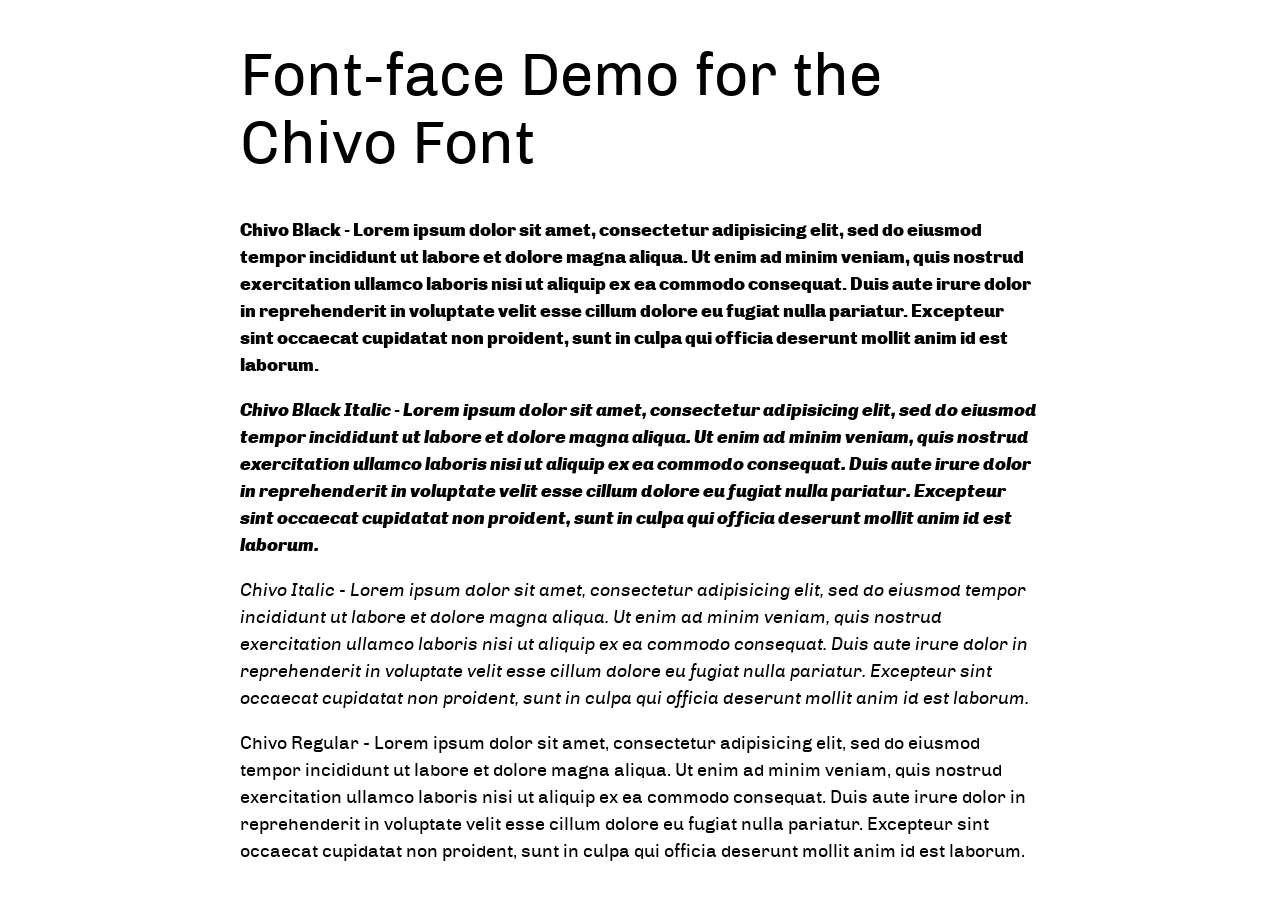
<file: sites/all/themes/fonts/chivo/demo.html>
<!DOCTYPE html PUBLIC "-//W3C//DTD XHTML 1.0 Strict//EN"
	"http://www.w3.org/TR/xhtml1/DTD/xhtml1-strict.dtd">

<html xmlns="http://www.w3.org/1999/xhtml" xml:lang="en" lang="en">
<head>
	<meta http-equiv="Content-Type" content="text/html; charset=utf-8"/>

	<title>Font Face Demo</title>
	<link rel="stylesheet" href="stylesheet.css" type="text/css" charset="utf-8">
	<style type="text/css" media="screen">
		h1.fontface {font: 60px/68px 'ChivoRegular', Arial, sans-serif;letter-spacing: 0;}

		p.style1 {font: 18px/27px 'ChivoBlack', Arial, sans-serif;}
		p.style2 {font: 18px/27px 'ChivoBlackItalic', Arial, sans-serif;}
		p.style3 {font: 18px/27px 'ChivoItalic', Arial, sans-serif;}
		p.style4 {font: 18px/27px 'ChivoRegular', Arial, sans-serif;}
		
		#container {
			width: 800px;
			margin-left: auto;
			margin-right: auto;
		}
	</style>
</head>

<body>
	<div id="container">
		<h1 class="fontface">Font-face Demo for the Chivo Font</h1>
	
	 

	<p class="style1">Chivo Black - Lorem ipsum dolor sit amet, consectetur adipisicing elit, sed do eiusmod tempor incididunt ut labore et dolore magna aliqua. Ut enim ad minim veniam, quis nostrud exercitation ullamco laboris nisi ut aliquip ex ea commodo consequat. Duis aute irure dolor in reprehenderit in voluptate velit esse cillum dolore eu fugiat nulla pariatur. Excepteur sint occaecat cupidatat non proident, sunt in culpa qui officia deserunt mollit anim id est laborum.</p>

	 

	<p class="style2">Chivo Black Italic - Lorem ipsum dolor sit amet, consectetur adipisicing elit, sed do eiusmod tempor incididunt ut labore et dolore magna aliqua. Ut enim ad minim veniam, quis nostrud exercitation ullamco laboris nisi ut aliquip ex ea commodo consequat. Duis aute irure dolor in reprehenderit in voluptate velit esse cillum dolore eu fugiat nulla pariatur. Excepteur sint occaecat cupidatat non proident, sunt in culpa qui officia deserunt mollit anim id est laborum.</p>

	 

	<p class="style3">Chivo Italic - Lorem ipsum dolor sit amet, consectetur adipisicing elit, sed do eiusmod tempor incididunt ut labore et dolore magna aliqua. Ut enim ad minim veniam, quis nostrud exercitation ullamco laboris nisi ut aliquip ex ea commodo consequat. Duis aute irure dolor in reprehenderit in voluptate velit esse cillum dolore eu fugiat nulla pariatur. Excepteur sint occaecat cupidatat non proident, sunt in culpa qui officia deserunt mollit anim id est laborum.</p>

	 

	<p class="style4">Chivo Regular - Lorem ipsum dolor sit amet, consectetur adipisicing elit, sed do eiusmod tempor incididunt ut labore et dolore magna aliqua. Ut enim ad minim veniam, quis nostrud exercitation ullamco laboris nisi ut aliquip ex ea commodo consequat. Duis aute irure dolor in reprehenderit in voluptate velit esse cillum dolore eu fugiat nulla pariatur. Excepteur sint occaecat cupidatat non proident, sunt in culpa qui officia deserunt mollit anim id est laborum.</p>

		</div>
</body>
</html>
</file>
<file: sites/all/themes/fonts/chivo/stylesheet.css>
/* Generated by Font Squirrel (http://www.fontsquirrel.com) on August 18, 2012 11:02:30 AM America/New_York */



@font-face {
    font-family: 'ChivoBlack';
    src: url('Chivo-Black-webfont.eot');
    src: url('Chivo-Black-webfont.eot?#iefix') format('embedded-opentype'),
         url('Chivo-Black-webfont.woff') format('woff'),
         url('Chivo-Black-webfont.ttf') format('truetype'),
         url('Chivo-Black-webfont.svg#ChivoBlack') format('svg');
    font-weight: normal;
    font-style: normal;

}

@font-face {
    font-family: 'ChivoBlackItalic';
    src: url('Chivo-BlackItalic-webfont.eot');
    src: url('Chivo-BlackItalic-webfont.eot?#iefix') format('embedded-opentype'),
         url('Chivo-BlackItalic-webfont.woff') format('woff'),
         url('Chivo-BlackItalic-webfont.ttf') format('truetype'),
         url('Chivo-BlackItalic-webfont.svg#ChivoBlackItalic') format('svg');
    font-weight: normal;
    font-style: normal;

}

@font-face {
    font-family: 'ChivoItalic';
    src: url('Chivo-Italic-webfont.eot');
    src: url('Chivo-Italic-webfont.eot?#iefix') format('embedded-opentype'),
         url('Chivo-Italic-webfont.woff') format('woff'),
         url('Chivo-Italic-webfont.ttf') format('truetype'),
         url('Chivo-Italic-webfont.svg#ChivoItalic') format('svg');
    font-weight: normal;
    font-style: normal;

}

@font-face {
    font-family: 'ChivoRegular';
    src: url('Chivo-Regular-webfont.eot');
    src: url('Chivo-Regular-webfont.eot?#iefix') format('embedded-opentype'),
         url('Chivo-Regular-webfont.woff') format('woff'),
         url('Chivo-Regular-webfont.ttf') format('truetype'),
         url('Chivo-Regular-webfont.svg#ChivoRegular') format('svg');
    font-weight: normal;
    font-style: normal;

}
</file>
